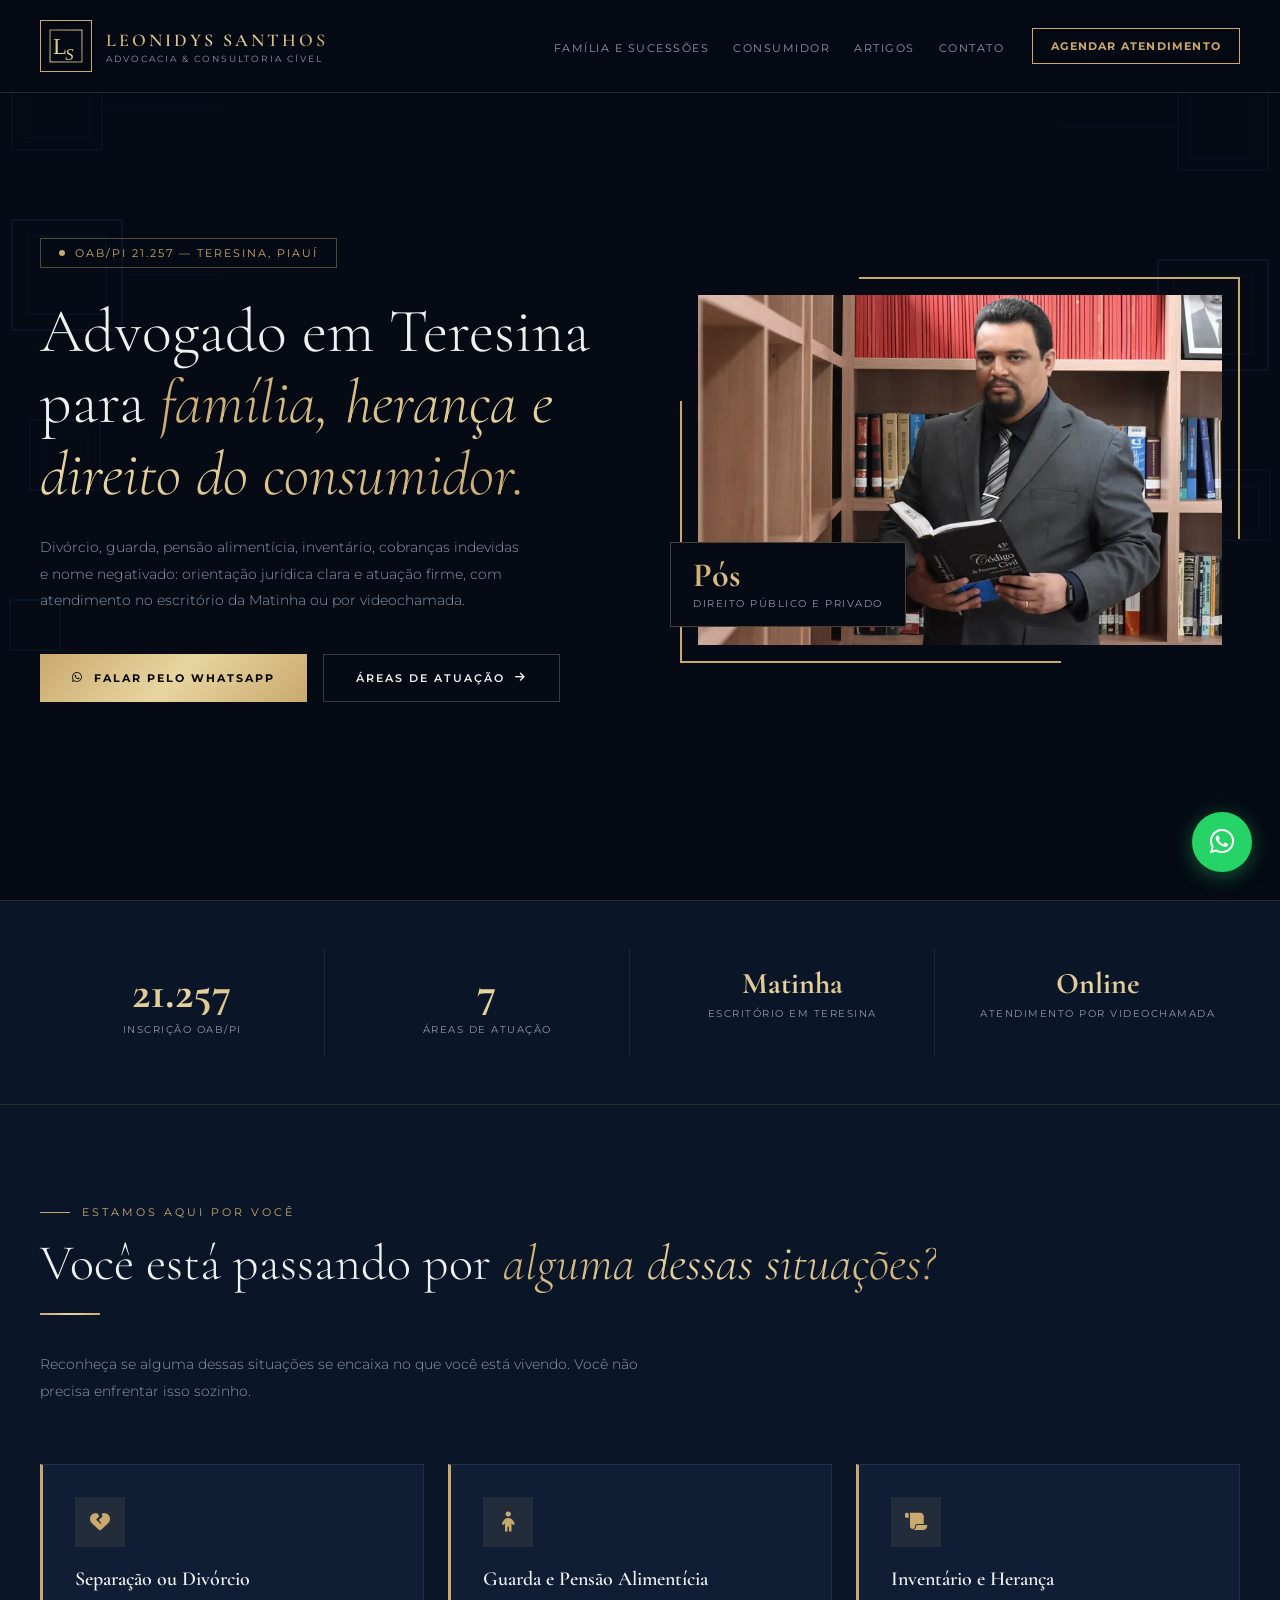
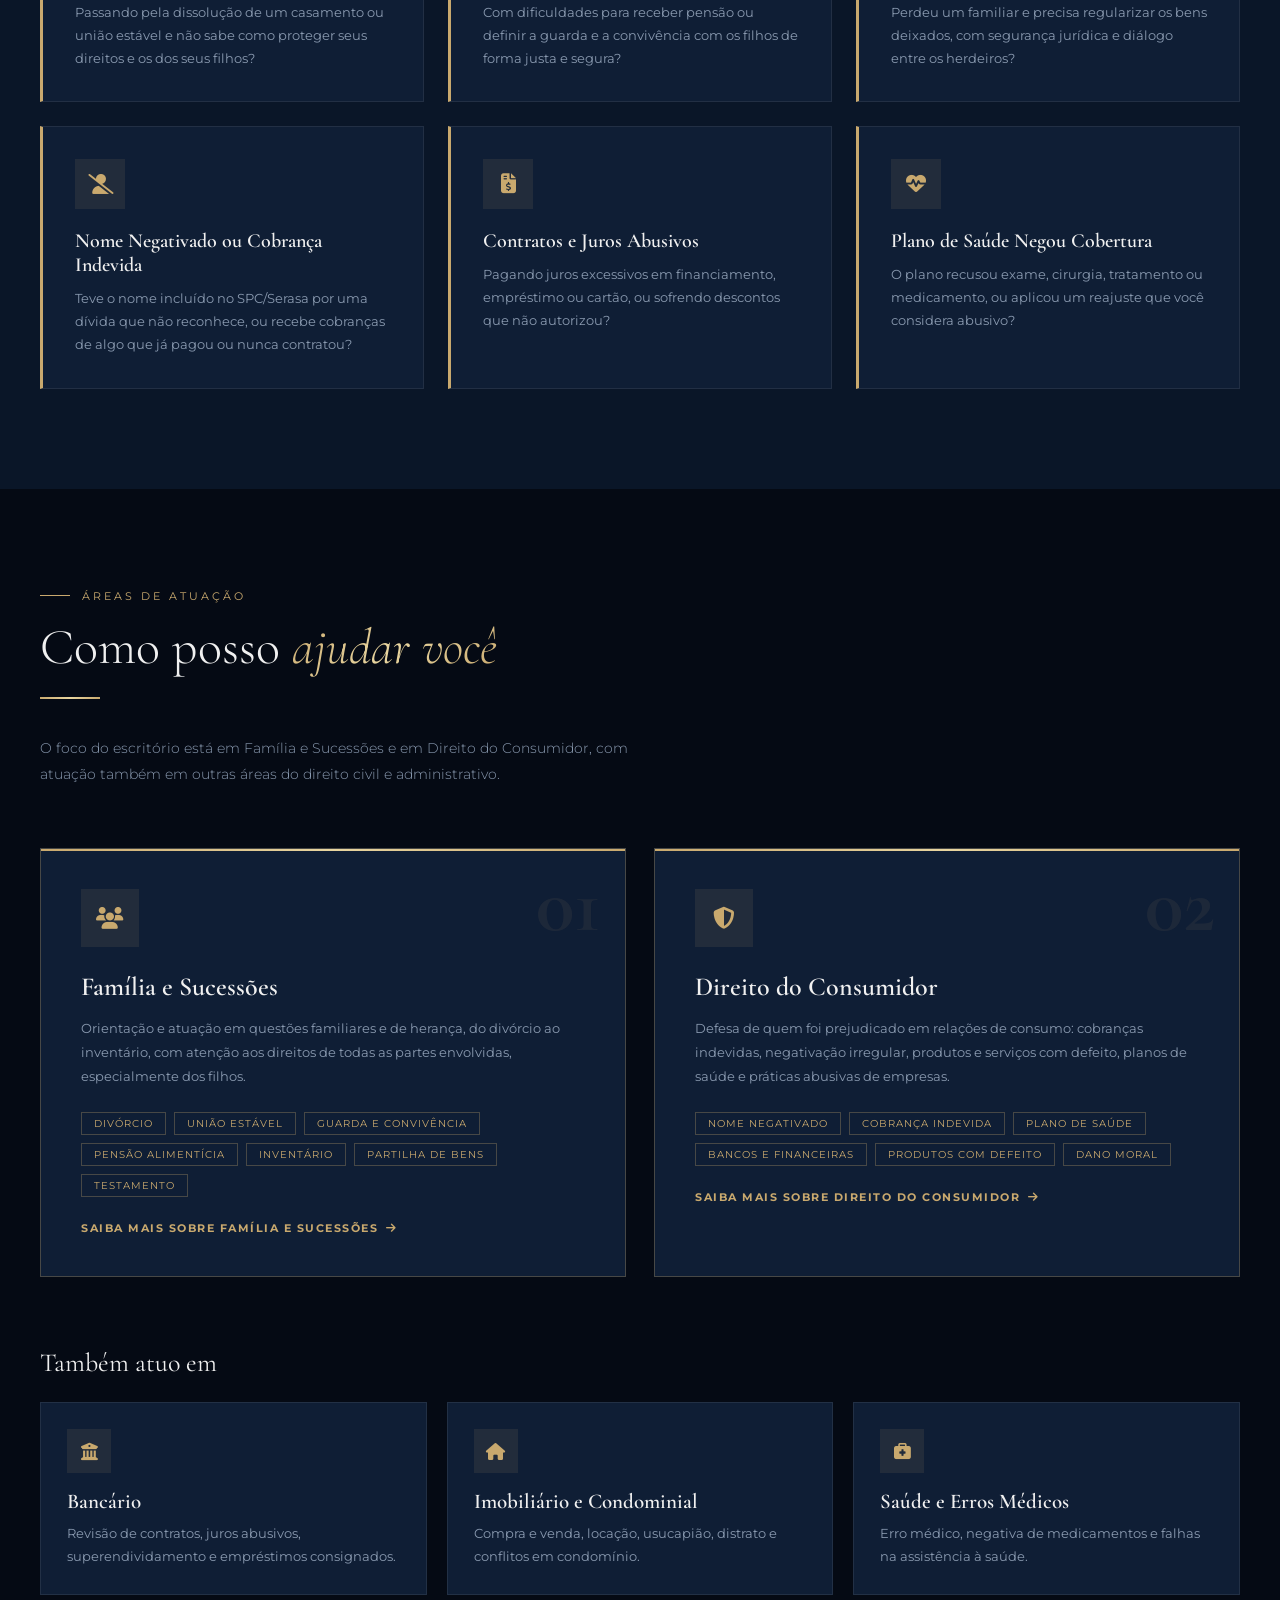
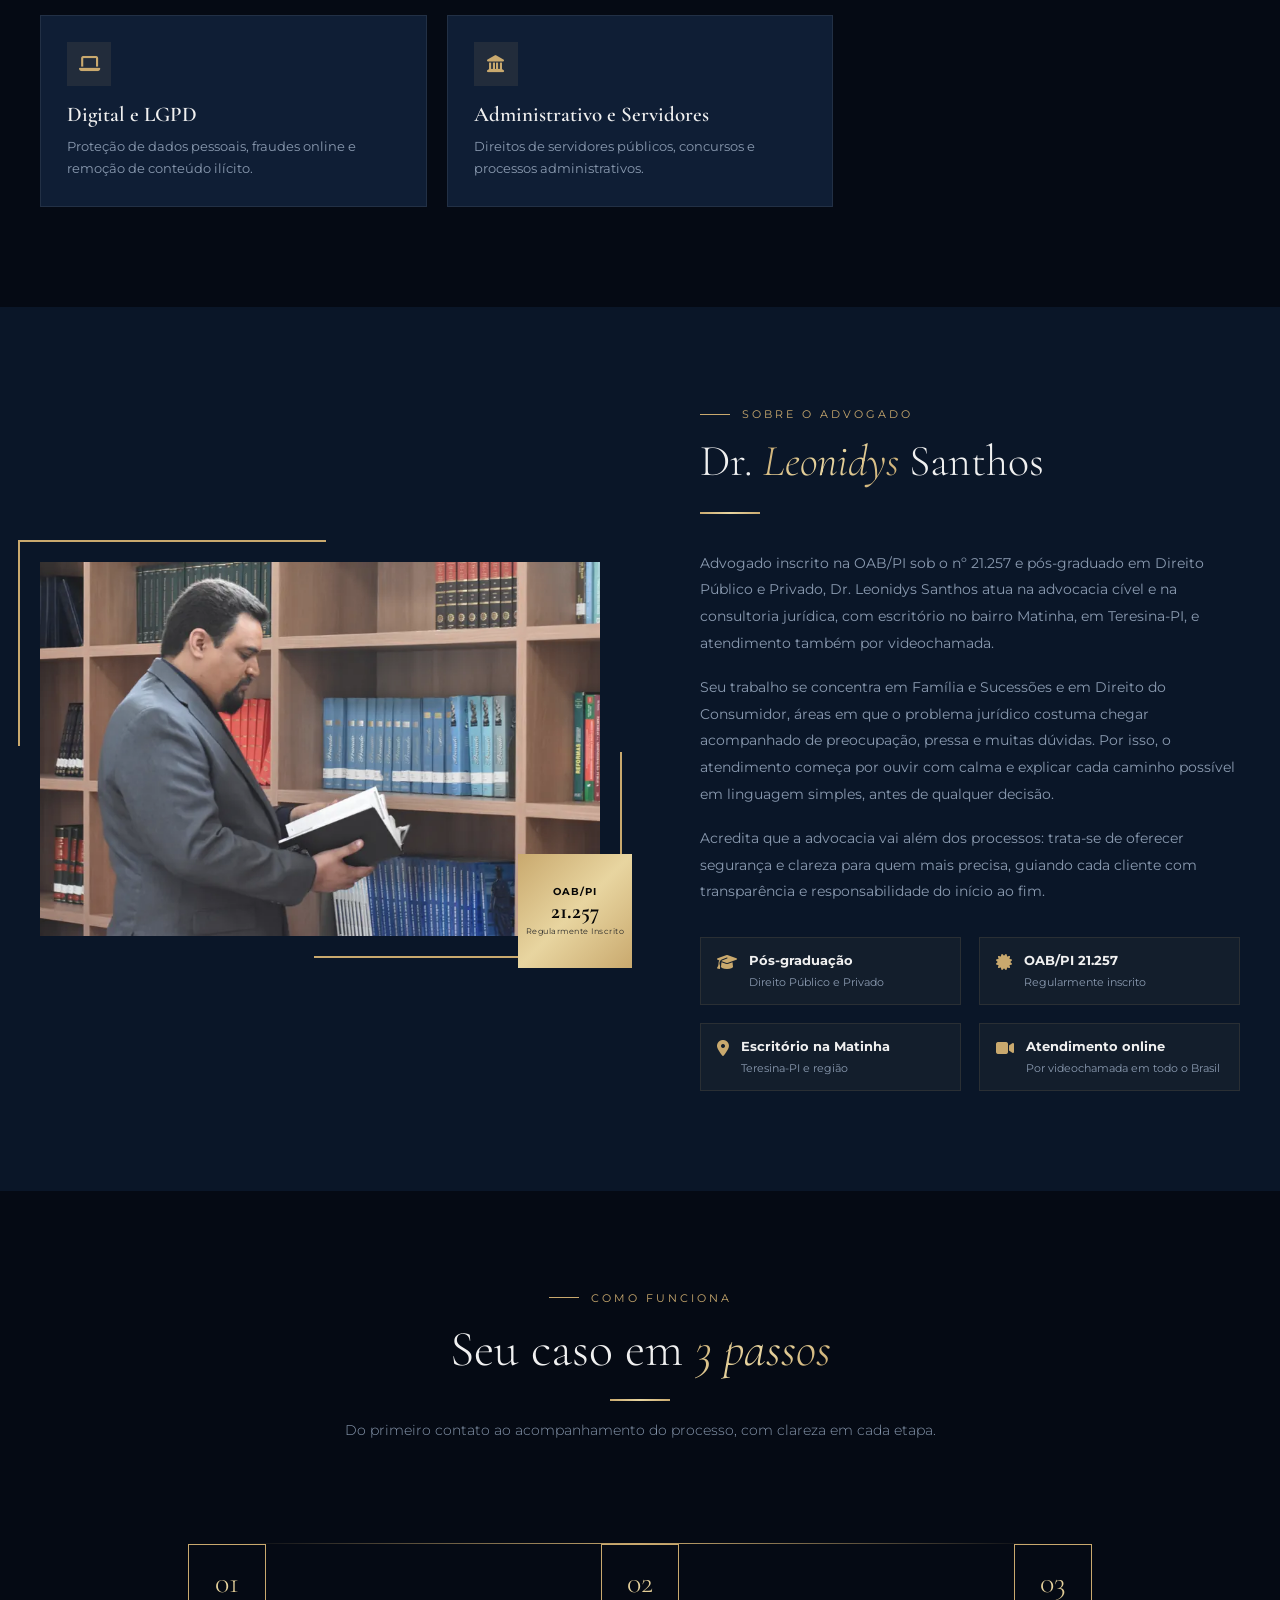
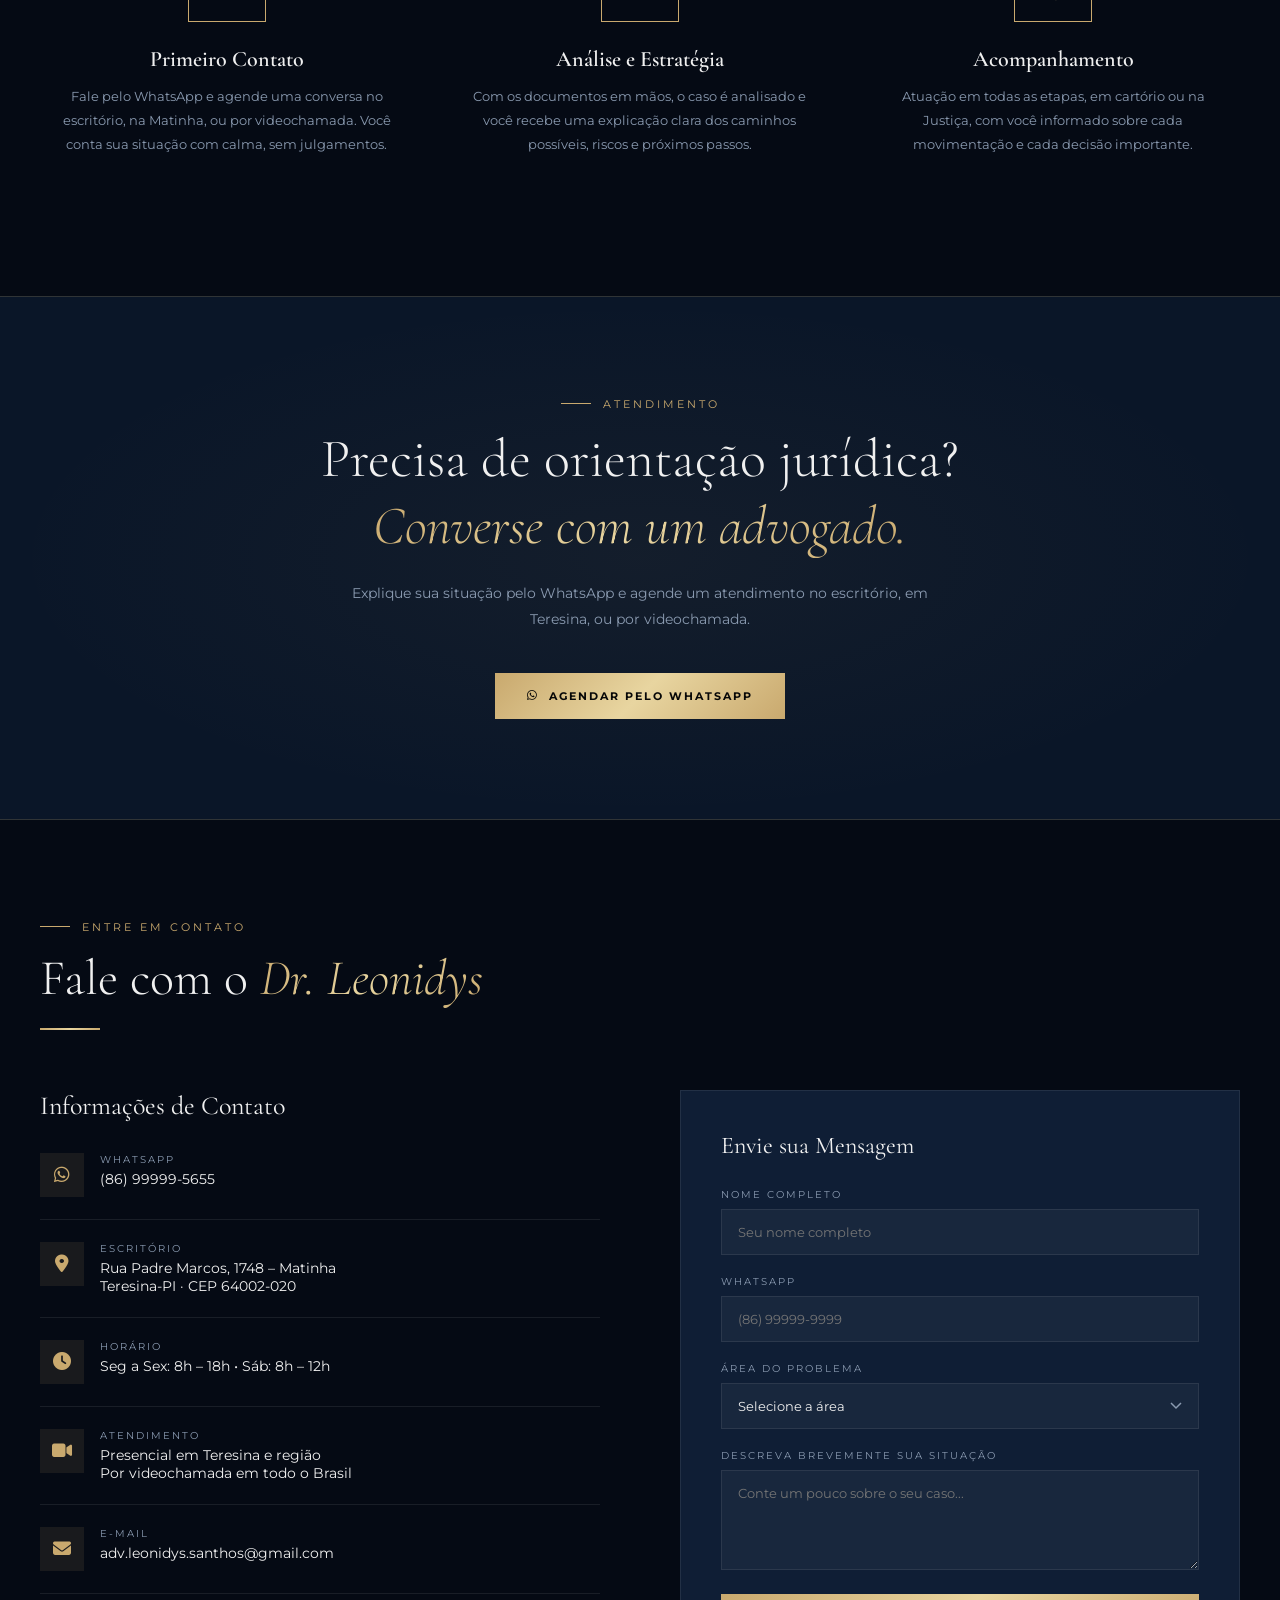
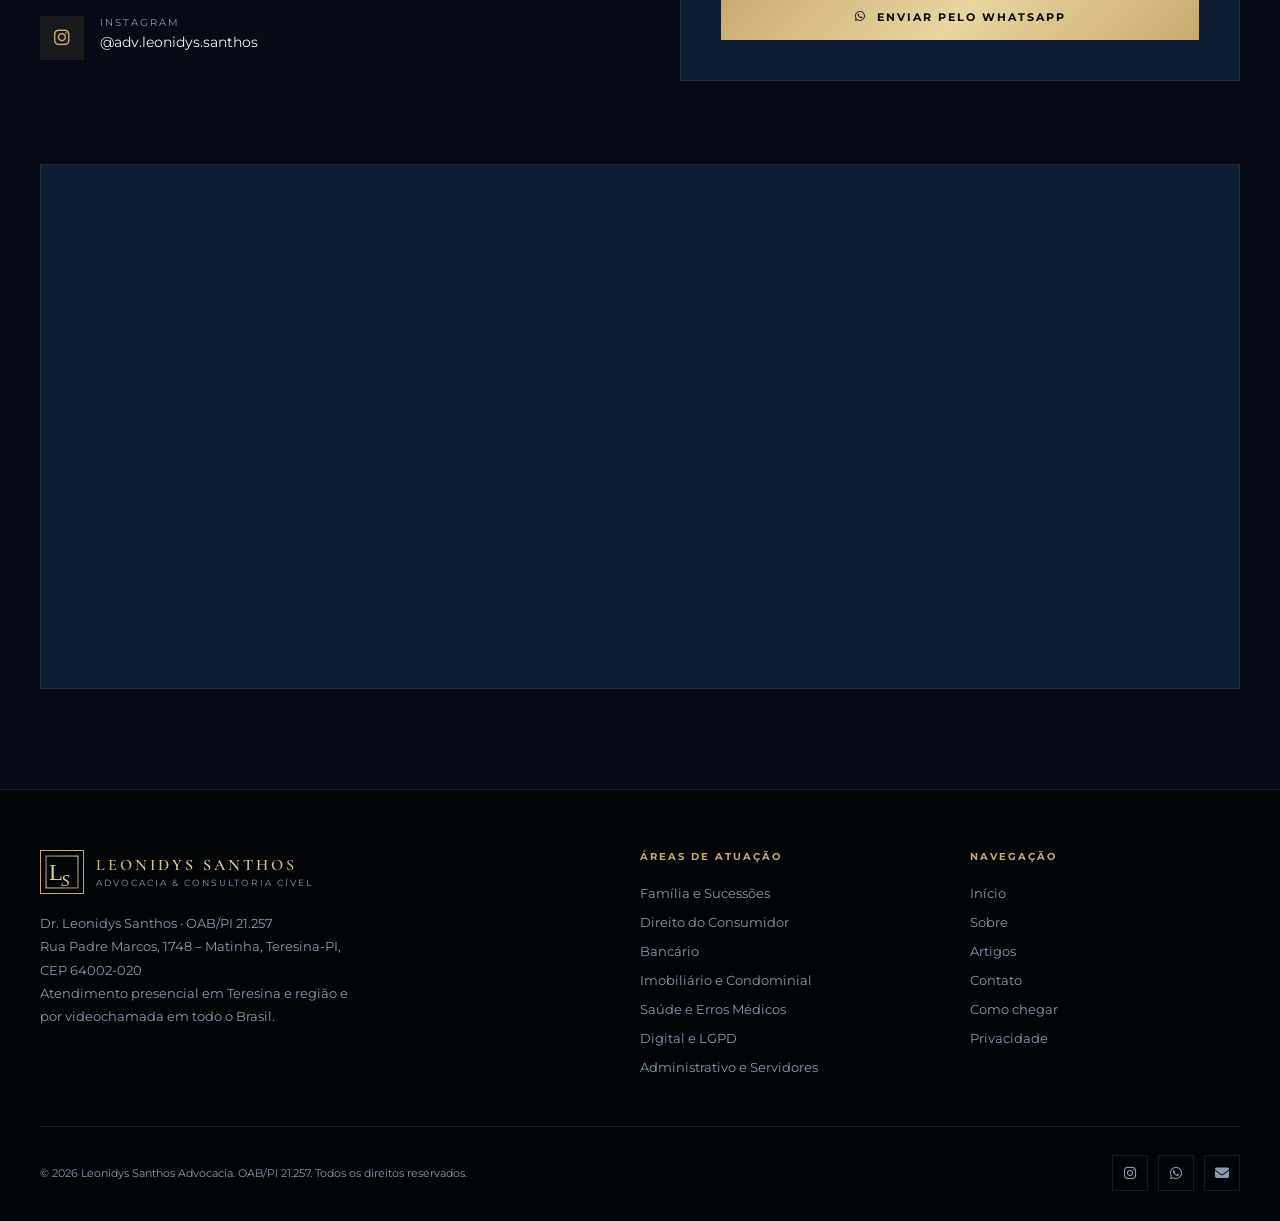
<file: index.html>
<!DOCTYPE html>
<html lang="pt-BR">
<head>
    <meta charset="UTF-8">
    <meta name="viewport" content="width=device-width, initial-scale=1.0">
    <title>Advogado em Teresina-PI | Família, Sucessões e Consumidor | Leonidys Santhos</title>
    <meta name="description" content="Dr. Leonidys Santhos, advogado em Teresina-PI (OAB/PI 21.257). Divórcio, guarda, pensão, inventário, nome negativado e cobranças indevidas. Escritório na Matinha e atendimento por videochamada.">
    <meta name="robots" content="index, follow">
    <link rel="canonical" href="https://advleonidyssanthos.com.br/">
    <meta name="theme-color" content="#050a14">

    <meta property="og:locale" content="pt_BR">
    <meta property="og:type" content="website">
    <meta property="og:site_name" content="Leonidys Santhos Advocacia">
    <meta property="og:title" content="Advogado em Teresina-PI | Família, Sucessões e Consumidor | Leonidys Santhos">
    <meta property="og:description" content="Dr. Leonidys Santhos, advogado em Teresina-PI (OAB/PI 21.257). Divórcio, guarda, pensão, inventário, nome negativado e cobranças indevidas. Escritório na Matinha e atendimento por videochamada.">
    <meta property="og:url" content="https://advleonidyssanthos.com.br/">
    <meta property="og:image" content="https://advleonidyssanthos.com.br/img/og-leonidys-santhos.jpg">
    <meta property="og:image:width" content="1200">
    <meta property="og:image:height" content="630">
    <meta property="og:image:alt" content="Dr. Leonidys Santhos, advogado em Teresina-PI">
    <meta name="twitter:card" content="summary_large_image">

    <link rel="icon" href="/favicon.ico" sizes="any">
    <link rel="icon" href="/favicon.svg" type="image/svg+xml">
    <link rel="apple-touch-icon" href="/apple-touch-icon.png">
    <link rel="preload" as="image" href="/img/dr-leonidys-santhos-advogado-teresina-1200.webp" imagesrcset="/img/dr-leonidys-santhos-advogado-teresina-800.webp 800w, /img/dr-leonidys-santhos-advogado-teresina-1200.webp 1200w" imagesizes="(max-width: 1024px) 100vw, 560px" fetchpriority="high">
    <link rel="preconnect" href="https://fonts.googleapis.com">
    <link rel="preconnect" href="https://fonts.gstatic.com" crossorigin>
    <link href="https://fonts.googleapis.com/css2?family=Cormorant+Garamond:ital,wght@0,300;0,400;0,600;0,700;1,300;1,400&family=Montserrat:wght@300;400;500;600;700&display=swap" rel="stylesheet">
    <link rel="stylesheet" href="https://cdnjs.cloudflare.com/ajax/libs/font-awesome/6.5.0/css/all.min.css">
    <link rel="stylesheet" href="/assets/site.css">
    <script>document.documentElement.classList.add('js');</script>
<script type="application/ld+json">{"@context": "https://schema.org", "@type": "LegalService", "@id": "https://advleonidyssanthos.com.br/#escritorio", "name": "Leonidys Santhos Advocacia", "alternateName": "Dr. Leonidys Santhos – Advogado", "description": "Escritório de advocacia em Teresina-PI com atuação em Família e Sucessões, Direito do Consumidor e demais áreas do direito civil e administrativo. Atendimento presencial na Matinha e por videochamada.", "url": "https://advleonidyssanthos.com.br/", "image": "https://advleonidyssanthos.com.br/img/og-leonidys-santhos.jpg", "logo": "https://advleonidyssanthos.com.br/apple-touch-icon.png", "telephone": "+55-86-99999-5655", "email": "adv.leonidys.santhos@gmail.com", "address": {"@type": "PostalAddress", "streetAddress": "Rua Padre Marcos, 1748", "addressLocality": "Teresina", "addressRegion": "PI", "postalCode": "64002-020", "addressCountry": "BR"}, "hasMap": "https://www.google.com/maps/search/?api=1&query=Rua%20Padre%20Marcos%2C%201748%20-%20Matinha%2C%20Teresina%20-%20PI%2C%2064002-020", "openingHoursSpecification": [{"@type": "OpeningHoursSpecification", "dayOfWeek": ["Monday", "Tuesday", "Wednesday", "Thursday", "Friday"], "opens": "08:00", "closes": "18:00"}, {"@type": "OpeningHoursSpecification", "dayOfWeek": "Saturday", "opens": "08:00", "closes": "12:00"}], "areaServed": [{"@type": "City", "name": "Teresina"}, {"@type": "City", "name": "Timon"}, {"@type": "City", "name": "Altos"}, {"@type": "City", "name": "Demerval Lobão"}, {"@type": "City", "name": "José de Freitas"}, {"@type": "Country", "name": "Brasil"}], "knowsAbout": ["Direito de Família", "Direito das Sucessões", "Divórcio", "Pensão alimentícia", "Inventário", "Direito do Consumidor", "Direito Bancário", "Direito Imobiliário", "Direito à Saúde", "LGPD", "Direito Administrativo"], "founder": {"@id": "https://advleonidyssanthos.com.br/#advogado"}, "sameAs": ["https://instagram.com/adv.leonidys.santhos"]}</script>
<script type="application/ld+json">{"@context": "https://schema.org", "@type": "Person", "@id": "https://advleonidyssanthos.com.br/#advogado", "name": "Leonidys Santhos", "honorificPrefix": "Dr.", "jobTitle": "Advogado – OAB/PI 21.257", "image": "https://advleonidyssanthos.com.br/img/dr-leonidys-santhos-advogado-teresina-1200.webp", "worksFor": {"@id": "https://advleonidyssanthos.com.br/#escritorio"}, "hasCredential": [{"@type": "EducationalOccupationalCredential", "credentialCategory": "Inscrição profissional", "name": "OAB/PI 21.257"}, {"@type": "EducationalOccupationalCredential", "credentialCategory": "Pós-graduação", "name": "Pós-graduação em Direito Público e Privado"}], "sameAs": ["https://instagram.com/adv.leonidys.santhos"]}</script>
</head>
<body>

<nav class="navbar" id="navbar" aria-label="Principal">
    <a href="/" class="logo" aria-label="Leonidys Santhos Advocacia — página inicial">
        <div class="logo-monogram">
            <svg viewBox="0 0 50 50" fill="none" xmlns="http://www.w3.org/2000/svg" aria-hidden="true">
                <defs>
                    <linearGradient id="g1" x1="0" y1="0" x2="1" y2="1">
                        <stop offset="0%" stop-color="#c9a96e"/>
                        <stop offset="50%" stop-color="#e8d5a0"/>
                        <stop offset="100%" stop-color="#c9a96e"/>
                    </linearGradient>
                </defs>
                <rect x="4" y="4" width="42" height="42" stroke="url(#g1)" stroke-width="1.2"/>
                <text x="8" y="36" font-family="Georgia,serif" font-size="30" fill="url(#g1)" font-weight="400">L</text>
                <text x="24" y="43" font-family="Georgia,serif" font-size="22" fill="url(#g1)" font-style="italic">S</text>
            </svg>
        </div>
        <div class="logo-text">
            <span class="logo-name">LEONIDYS SANTHOS</span>
            <span class="logo-tagline">Advocacia &amp; Consultoria Cível</span>
        </div>
    </a>
    <div class="nav-right">
        <ul class="nav-links"><li><a href="/familia-e-sucessoes/">Família e Sucessões</a></li><li><a href="/direito-do-consumidor/">Consumidor</a></li><li><a href="/artigos/">Artigos</a></li><li><a href="/#contato">Contato</a></li></ul>
        <a href="https://wa.me/5586999995655?text=Ol%C3%A1%2C%20Dr.%20Leonidys%21%20Vim%20pelo%20site%20e%20gostaria%20de%20agendar%20um%20atendimento." class="nav-cta" target="_blank" rel="noopener" data-origem="menu">Agendar Atendimento</a>
    </div>
</nav>

<main>
<!-- HERO -->
<section class="hero" id="inicio">
    <svg class="geo-svg left" viewBox="0 0 220 900" fill="none" xmlns="http://www.w3.org/2000/svg" aria-hidden="true">
        <rect x="12" y="60" width="90" height="90" stroke="#1e4080" stroke-width="1"/>
        <rect x="24" y="72" width="66" height="66" stroke="#1e4080" stroke-width="0.6"/>
        <line x1="102" y1="105" x2="220" y2="105" stroke="#1e4080" stroke-width="0.5"/>
        <rect x="12" y="220" width="110" height="110" stroke="#2a5cad" stroke-width="1"/>
        <rect x="28" y="236" width="78" height="78" stroke="#2a5cad" stroke-width="0.6"/>
        <line x1="122" y1="275" x2="220" y2="275" stroke="#2a5cad" stroke-width="0.5"/>
        <rect x="30" y="420" width="70" height="70" stroke="#1e4080" stroke-width="1"/>
        <rect x="42" y="432" width="46" height="46" stroke="#1e4080" stroke-width="0.5"/>
        <rect x="10" y="600" width="50" height="50" stroke="#2a5cad" stroke-width="0.8"/>
    </svg>
    <svg class="geo-svg right" viewBox="0 0 220 900" fill="none" xmlns="http://www.w3.org/2000/svg" aria-hidden="true">
        <rect x="118" y="80" width="90" height="90" stroke="#1e4080" stroke-width="1"/>
        <rect x="130" y="92" width="66" height="66" stroke="#1e4080" stroke-width="0.6"/>
        <line x1="0" y1="125" x2="118" y2="125" stroke="#1e4080" stroke-width="0.5"/>
        <rect x="98" y="260" width="110" height="110" stroke="#2a5cad" stroke-width="1"/>
        <rect x="114" y="276" width="78" height="78" stroke="#2a5cad" stroke-width="0.6"/>
        <line x1="0" y1="315" x2="98" y2="315" stroke="#2a5cad" stroke-width="0.5"/>
        <rect x="140" y="470" width="70" height="70" stroke="#1e4080" stroke-width="1"/>
        <rect x="155" y="485" width="44" height="44" stroke="#1e4080" stroke-width="0.5"/>
    </svg>

    <div class="hero-content">
        <div>
            <div class="hero-badge">OAB/PI 21.257 &mdash; Teresina, Piauí</div>
            <h1 class="hero-title">
                Advogado em Teresina para <em>família, herança e direito do consumidor.</em>
            </h1>
            <p class="hero-sub">
                Divórcio, guarda, pensão alimentícia, inventário, cobranças indevidas e nome negativado: orientação jurídica clara e atuação firme, com atendimento no escritório da Matinha ou por videochamada.
            </p>
            <div class="hero-ctas">
                <a href="https://wa.me/5586999995655?text=Ol%C3%A1%2C%20Dr.%20Leonidys%21%20Vim%20pelo%20site%20e%20gostaria%20de%20agendar%20um%20atendimento." class="btn-primary" target="_blank" rel="noopener" data-origem="hero"><i class="fab fa-whatsapp"></i> Falar pelo WhatsApp</a>
                <a href="#servicos" class="btn-secondary">
                    Áreas de Atuação <i class="fas fa-arrow-right"></i>
                </a>
            </div>
        </div>
        <div class="hero-image-wrap">
            <div class="hero-image-frame">
                <img
                    src="/img/dr-leonidys-santhos-advogado-teresina-1200.webp"
                    srcset="/img/dr-leonidys-santhos-advogado-teresina-800.webp 800w, /img/dr-leonidys-santhos-advogado-teresina-1200.webp 1200w"
                    sizes="(max-width: 1024px) 100vw, 560px"
                    width="1200" height="800"
                    fetchpriority="high"
                    alt="Dr. Leonidys Santhos, advogado em Teresina-PI, segurando o Código de Processo Civil em seu escritório"
                    class="hero-image">
                <div class="hero-image-badge">
                    <div class="num">Pós</div>
                    <div class="lbl">Direito Público e Privado</div>
                </div>
            </div>
        </div>
    </div>
</section>

<!-- INFORMAÇÕES -->
<div class="stats-bar">
    <div class="stats-grid">
        <div class="stat-item fade-in">
            <div class="stat-number">21.257</div>
            <div class="stat-label">Inscrição OAB/PI</div>
        </div>
        <div class="stat-item fade-in">
            <div class="stat-number">7</div>
            <div class="stat-label">Áreas de atuação</div>
        </div>
        <div class="stat-item fade-in">
            <div class="stat-number txt">Matinha</div>
            <div class="stat-label">Escritório em Teresina</div>
        </div>
        <div class="stat-item fade-in">
            <div class="stat-number txt">Online</div>
            <div class="stat-label">Atendimento por videochamada</div>
        </div>
    </div>
</div>

<!-- PROBLEMAS -->
<section class="section problems" id="problemas">
    <div class="container">
        <div class="section-label">Estamos aqui por você</div>
        <h2 class="section-title">Você está passando por <em>alguma dessas situações?</em></h2>
        <div class="gold-divider"></div>
        <p class="section-sub">Reconheça se alguma dessas situações se encaixa no que você está vivendo. Você não precisa enfrentar isso sozinho.</p>

        <div class="problems-grid">
            <div class="problem-card fade-in">
                <div class="prob-icon"><i class="fas fa-heart-broken"></i></div>
                <h3>Separação ou Divórcio</h3>
                <p>Passando pela dissolução de um casamento ou união estável e não sabe como proteger seus direitos e os dos seus filhos?</p>
            </div>
            <div class="problem-card fade-in">
                <div class="prob-icon"><i class="fas fa-child"></i></div>
                <h3>Guarda e Pensão Alimentícia</h3>
                <p>Com dificuldades para receber pensão ou definir a guarda e a convivência com os filhos de forma justa e segura?</p>
            </div>
            <div class="problem-card fade-in">
                <div class="prob-icon"><i class="fas fa-scroll"></i></div>
                <h3>Inventário e Herança</h3>
                <p>Perdeu um familiar e precisa regularizar os bens deixados, com segurança jurídica e diálogo entre os herdeiros?</p>
            </div>
            <div class="problem-card fade-in">
                <div class="prob-icon"><i class="fas fa-user-slash"></i></div>
                <h3>Nome Negativado ou Cobrança Indevida</h3>
                <p>Teve o nome incluído no SPC/Serasa por uma dívida que não reconhece, ou recebe cobranças de algo que já pagou ou nunca contratou?</p>
            </div>
            <div class="problem-card fade-in">
                <div class="prob-icon"><i class="fas fa-file-invoice-dollar"></i></div>
                <h3>Contratos e Juros Abusivos</h3>
                <p>Pagando juros excessivos em financiamento, empréstimo ou cartão, ou sofrendo descontos que não autorizou?</p>
            </div>
            <div class="problem-card fade-in">
                <div class="prob-icon"><i class="fas fa-heartbeat"></i></div>
                <h3>Plano de Saúde Negou Cobertura</h3>
                <p>O plano recusou exame, cirurgia, tratamento ou medicamento, ou aplicou um reajuste que você considera abusivo?</p>
            </div>
        </div>
    </div>
</section>

<!-- ÁREAS -->
<section class="section" id="servicos">
    <div class="container">
        <div class="section-label">Áreas de Atuação</div>
        <h2 class="section-title">Como posso <em>ajudar você</em></h2>
        <div class="gold-divider"></div>
        <p class="section-sub">O foco do escritório está em Família e Sucessões e em Direito do Consumidor, com atuação também em outras áreas do direito civil e administrativo.</p>

        <div class="services-featured">
            <div class="service-card featured fade-in">
                <div class="svc-num">01</div>
                <div class="svc-icon"><i class="fas fa-users"></i></div>
                <h3>Família e Sucessões</h3>
                <p>Orientação e atuação em questões familiares e de herança, do divórcio ao inventário, com atenção aos direitos de todas as partes envolvidas, especialmente dos filhos.</p>
                <div class="service-tags"><span class="tag">Divórcio</span><span class="tag">União Estável</span><span class="tag">Guarda e Convivência</span><span class="tag">Pensão Alimentícia</span><span class="tag">Inventário</span><span class="tag">Partilha de Bens</span><span class="tag">Testamento</span></div>
                <a href="/familia-e-sucessoes/" class="svc-link">Saiba mais sobre Família e Sucessões <i class="fas fa-arrow-right"></i></a>
            </div>

            <div class="service-card featured fade-in">
                <div class="svc-num">02</div>
                <div class="svc-icon"><i class="fas fa-shield-alt"></i></div>
                <h3>Direito do Consumidor</h3>
                <p>Defesa de quem foi prejudicado em relações de consumo: cobranças indevidas, negativação irregular, produtos e serviços com defeito, planos de saúde e práticas abusivas de empresas.</p>
                <div class="service-tags"><span class="tag">Nome Negativado</span><span class="tag">Cobrança Indevida</span><span class="tag">Plano de Saúde</span><span class="tag">Bancos e Financeiras</span><span class="tag">Produtos com Defeito</span><span class="tag">Dano Moral</span></div>
                <a href="/direito-do-consumidor/" class="svc-link">Saiba mais sobre Direito do Consumidor <i class="fas fa-arrow-right"></i></a>
            </div>
        </div>

        <h3 class="services-more-title">Também atuo em</h3>
        <div class="services-compact">
                <div class="svc-mini fade-in">
                    <div class="svc-icon"><i class="fas fa-university"></i></div>
                    <h3>Bancário</h3>
                    <p>Revisão de contratos, juros abusivos, superendividamento e empréstimos consignados.</p>
                </div>
                <div class="svc-mini fade-in">
                    <div class="svc-icon"><i class="fas fa-home"></i></div>
                    <h3>Imobiliário e Condominial</h3>
                    <p>Compra e venda, locação, usucapião, distrato e conflitos em condomínio.</p>
                </div>
                <div class="svc-mini fade-in">
                    <div class="svc-icon"><i class="fas fa-briefcase-medical"></i></div>
                    <h3>Saúde e Erros Médicos</h3>
                    <p>Erro médico, negativa de medicamentos e falhas na assistência à saúde.</p>
                </div>
                <div class="svc-mini fade-in">
                    <div class="svc-icon"><i class="fas fa-laptop"></i></div>
                    <h3>Digital e LGPD</h3>
                    <p>Proteção de dados pessoais, fraudes online e remoção de conteúdo ilícito.</p>
                </div>
                <div class="svc-mini fade-in">
                    <div class="svc-icon"><i class="fas fa-landmark"></i></div>
                    <h3>Administrativo e Servidores</h3>
                    <p>Direitos de servidores públicos, concursos e processos administrativos.</p>
                </div>
        </div>
    </div>
</section>

<!-- SOBRE -->
<section class="section about" id="sobre">
    <div class="container">
        <div class="about-grid">
            <div class="fade-in">
                <div class="about-image-frame">
                    <img
                        src="/img/dr-leonidys-santhos-escritorio-1200.webp"
                        srcset="/img/dr-leonidys-santhos-escritorio-800.webp 800w, /img/dr-leonidys-santhos-escritorio-1200.webp 1200w"
                        sizes="(max-width: 1024px) 100vw, 560px"
                        width="1200" height="800"
                        loading="lazy" decoding="async"
                        alt="Dr. Leonidys Santhos consultando livros jurídicos no escritório em Teresina"
                        class="about-image">
                    <div class="oab-badge">
                        <span class="ob-t">OAB/PI</span>
                        <span class="ob-n">21.257</span>
                        <span class="ob-s">Regularmente Inscrito</span>
                    </div>
                </div>
            </div>

            <div class="about-text fade-in">
                <div class="section-label">Sobre o Advogado</div>
                <h2>Dr. <em>Leonidys</em> Santhos</h2>
                <div class="gold-divider"></div>
                <p>
                    Advogado inscrito na OAB/PI sob o nº 21.257 e pós-graduado em Direito Público e Privado, Dr. Leonidys Santhos atua na advocacia cível e na consultoria jurídica, com escritório no bairro Matinha, em Teresina-PI, e atendimento também por videochamada.
                </p>
                <p>
                    Seu trabalho se concentra em Família e Sucessões e em Direito do Consumidor, áreas em que o problema jurídico costuma chegar acompanhado de preocupação, pressa e muitas dúvidas. Por isso, o atendimento começa por ouvir com calma e explicar cada caminho possível em linguagem simples, antes de qualquer decisão.
                </p>
                <p>
                    Acredita que a advocacia vai além dos processos: trata-se de oferecer segurança e clareza para quem mais precisa, guiando cada cliente com transparência e responsabilidade do início ao fim.
                </p>

                <div class="credentials">
                    <div class="cred">
                        <i class="fas fa-graduation-cap"></i>
                        <div class="cred-txt">
                            <strong>Pós-graduação</strong>
                            <span>Direito Público e Privado</span>
                        </div>
                    </div>
                    <div class="cred">
                        <i class="fas fa-certificate"></i>
                        <div class="cred-txt">
                            <strong>OAB/PI 21.257</strong>
                            <span>Regularmente inscrito</span>
                        </div>
                    </div>
                    <div class="cred">
                        <i class="fas fa-map-marker-alt"></i>
                        <div class="cred-txt">
                            <strong>Escritório na Matinha</strong>
                            <span>Teresina-PI e região</span>
                        </div>
                    </div>
                    <div class="cred">
                        <i class="fas fa-video"></i>
                        <div class="cred-txt">
                            <strong>Atendimento online</strong>
                            <span>Por videochamada em todo o Brasil</span>
                        </div>
                    </div>
                </div>
            </div>
        </div>
    </div>
</section>

<!-- COMO FUNCIONA -->
<section class="section" id="processo">
    <div class="container">
        <div style="text-align:center">
            <div class="section-label" style="justify-content:center">Como funciona</div>
            <h2 class="section-title">Seu caso em <em>3 passos</em></h2>
            <div class="gold-divider" style="margin:20px auto 16px"></div>
            <p class="section-sub" style="margin:0 auto">Do primeiro contato ao acompanhamento do processo, com clareza em cada etapa.</p>
        </div>

        <div class="process-grid">
            <div class="process-step fade-in">
                <div class="proc-num">01</div>
                <h3>Primeiro Contato</h3>
                <p>Fale pelo WhatsApp e agende uma conversa no escritório, na Matinha, ou por videochamada. Você conta sua situação com calma, sem julgamentos.</p>
            </div>
            <div class="process-step fade-in">
                <div class="proc-num">02</div>
                <h3>Análise e Estratégia</h3>
                <p>Com os documentos em mãos, o caso é analisado e você recebe uma explicação clara dos caminhos possíveis, riscos e próximos passos.</p>
            </div>
            <div class="process-step fade-in">
                <div class="proc-num">03</div>
                <h3>Acompanhamento</h3>
                <p>Atuação em todas as etapas, em cartório ou na Justiça, com você informado sobre cada movimentação e cada decisão importante.</p>
            </div>
        </div>
    </div>
</section>

<!-- CTA -->
<section class="cta-band" id="agendar">
    <div class="container" style="position:relative;z-index:1">
        <div class="section-label" style="justify-content:center">Atendimento</div>
        <h2>Precisa de orientação jurídica?<br><em>Converse com um advogado.</em></h2>
        <p>Explique sua situação pelo WhatsApp e agende um atendimento no escritório, em Teresina, ou por videochamada.</p>
        <a href="https://wa.me/5586999995655?text=Ol%C3%A1%2C%20Dr.%20Leonidys%21%20Vim%20pelo%20site%20e%20gostaria%20de%20agendar%20um%20atendimento." class="btn-primary" target="_blank" rel="noopener" data-origem="faixa-agendar" style="display:inline-flex;margin:0 auto"><i class="fab fa-whatsapp"></i> Agendar pelo WhatsApp</a>
    </div>
</section>

<!-- CONTATO -->
<section class="section" id="contato">
    <div class="container">
        <div class="section-label">Entre em contato</div>
        <h2 class="section-title">Fale com o <em>Dr. Leonidys</em></h2>
        <div class="gold-divider"></div>

        <div class="contact-grid">
            <div class="fade-in">
                <h3 style="font-family:'Cormorant Garamond',serif;font-size:26px;font-weight:400;margin-bottom:32px;">Informações de Contato</h3>

                <div class="contact-item">
                    <div class="ci-icon"><i class="fab fa-whatsapp"></i></div>
                    <div>
                        <div class="ci-label">WhatsApp</div>
                        <a href="https://wa.me/5586999995655" class="ci-value" target="_blank" rel="noopener" data-origem="contato">(86) 99999-5655</a>
                    </div>
                </div>

                <div class="contact-item">
                    <div class="ci-icon"><i class="fas fa-map-marker-alt"></i></div>
                    <div>
                        <div class="ci-label">Escritório</div>
                        <a href="https://www.google.com/maps/search/?api=1&query=Rua%20Padre%20Marcos%2C%201748%20-%20Matinha%2C%20Teresina%20-%20PI%2C%2064002-020" class="ci-value" target="_blank" rel="noopener" data-origem="contato">Rua Padre Marcos, 1748 – Matinha<br>Teresina-PI · CEP 64002-020</a>
                    </div>
                </div>

                <div class="contact-item">
                    <div class="ci-icon"><i class="fas fa-clock"></i></div>
                    <div>
                        <div class="ci-label">Horário</div>
                        <span class="ci-value">Seg a Sex: 8h &ndash; 18h &bull; Sáb: 8h &ndash; 12h</span>
                    </div>
                </div>

                <div class="contact-item">
                    <div class="ci-icon"><i class="fas fa-video"></i></div>
                    <div>
                        <div class="ci-label">Atendimento</div>
                        <span class="ci-value">Presencial em Teresina e região<br>Por videochamada em todo o Brasil</span>
                    </div>
                </div>

                <div class="contact-item">
                    <div class="ci-icon"><i class="fas fa-envelope"></i></div>
                    <div>
                        <div class="ci-label">E-mail</div>
                        <a href="mailto:adv.leonidys.santhos@gmail.com" class="ci-value" data-origem="contato">adv.leonidys.santhos@gmail.com</a>
                    </div>
                </div>

                <div class="contact-item">
                    <div class="ci-icon"><i class="fab fa-instagram"></i></div>
                    <div>
                        <div class="ci-label">Instagram</div>
                        <a href="https://instagram.com/adv.leonidys.santhos" class="ci-value" target="_blank" rel="noopener" data-origem="contato">@adv.leonidys.santhos</a>
                    </div>
                </div>
            </div>

            <div class="contact-form fade-in">
                <h3>Envie sua Mensagem</h3>
                <form id="contactForm">
                    <div class="form-group">
                        <label for="fname">Nome Completo</label>
                        <input type="text" id="fname" autocomplete="name" placeholder="Seu nome completo" required>
                    </div>
                    <div class="form-group">
                        <label for="fphone">WhatsApp</label>
                        <input type="tel" id="fphone" autocomplete="tel" placeholder="(86) 99999-9999" required>
                    </div>
                    <div class="form-group">
                        <label for="farea">Área do Problema</label>
                        <select id="farea" required>
                            <option value="" disabled selected>Selecione a área</option>
                            <option>Família e Sucessões</option>
                            <option>Direito do Consumidor</option>
                            <option>Bancário</option>
                            <option>Imobiliário e Condominial</option>
                            <option>Saúde, Medicamentos e Erros Médicos</option>
                            <option>Digital e LGPD</option>
                            <option>Administrativo e Servidores</option>
                            <option>Outro</option>
                        </select>
                    </div>
                    <div class="form-group">
                        <label for="fmsg">Descreva brevemente sua situação</label>
                        <textarea id="fmsg" placeholder="Conte um pouco sobre o seu caso..." required></textarea>
                    </div>
                    <button type="submit" class="btn-primary" style="width:100%;justify-content:center;">
                        <i class="fab fa-whatsapp"></i> Enviar pelo WhatsApp
                    </button>
                </form>
            </div>
        </div>

        <div class="map-wrap fade-in">
            <iframe src="https://www.google.com/maps?q=Rua%20Padre%20Marcos%2C%201748%20-%20Matinha%2C%20Teresina%20-%20PI%2C%2064002-020&output=embed" loading="lazy" referrerpolicy="no-referrer-when-downgrade" title="Mapa do escritório: Rua Padre Marcos, 1748, Matinha, Teresina-PI"></iframe>
        </div>
    </div>
</section>
</main>

<footer>
    <div class="footer-top">
        <div class="footer-brand">
            <a href="/" class="logo" style="gap:12px" aria-label="Página inicial">
                <div class="logo-monogram" style="width:44px;height:44px">
                    <svg viewBox="0 0 50 50" fill="none" xmlns="http://www.w3.org/2000/svg" aria-hidden="true">
                <defs>
                    <linearGradient id="g2" x1="0" y1="0" x2="1" y2="1">
                        <stop offset="0%" stop-color="#c9a96e"/>
                        <stop offset="50%" stop-color="#e8d5a0"/>
                        <stop offset="100%" stop-color="#c9a96e"/>
                    </linearGradient>
                </defs>
                <rect x="4" y="4" width="42" height="42" stroke="url(#g2)" stroke-width="1.2"/>
                <text x="8" y="36" font-family="Georgia,serif" font-size="30" fill="url(#g2)" font-weight="400">L</text>
                <text x="24" y="43" font-family="Georgia,serif" font-size="22" fill="url(#g2)" font-style="italic">S</text>
            </svg>
                </div>
                <div class="logo-text">
                    <span class="logo-name" style="font-size:16px">LEONIDYS SANTHOS</span>
                    <span class="logo-tagline">Advocacia &amp; Consultoria Cível</span>
                </div>
            </a>
            <p>Dr. Leonidys Santhos · OAB/PI 21.257<br>Rua Padre Marcos, 1748 – Matinha, Teresina-PI, CEP 64002-020<br>Atendimento presencial em Teresina e região e por videochamada em todo o Brasil.</p>
        </div>

        <div class="footer-col">
            <h4>Áreas de Atuação</h4>
            <ul>
                <li><a href="/familia-e-sucessoes/">Família e Sucessões</a></li>
                <li><a href="/direito-do-consumidor/">Direito do Consumidor</a></li>
                <li><a href="/#servicos">Bancário</a></li>
                <li><a href="/#servicos">Imobiliário e Condominial</a></li>
                <li><a href="/#servicos">Saúde e Erros Médicos</a></li>
                <li><a href="/#servicos">Digital e LGPD</a></li>
                <li><a href="/#servicos">Administrativo e Servidores</a></li>
            </ul>
        </div>

        <div class="footer-col">
            <h4>Navegação</h4>
            <ul>
                <li><a href="/">Início</a></li>
                <li><a href="/#sobre">Sobre</a></li>
                <li><a href="/artigos/">Artigos</a></li>
                <li><a href="/#contato">Contato</a></li>
                <li><a href="https://www.google.com/maps/search/?api=1&query=Rua%20Padre%20Marcos%2C%201748%20-%20Matinha%2C%20Teresina%20-%20PI%2C%2064002-020" target="_blank" rel="noopener" data-origem="rodape">Como chegar</a></li>
                <li><a href="/privacidade/">Privacidade</a></li>
            </ul>
        </div>
    </div>

    <div class="footer-bottom">
        <p>&copy; 2026 Leonidys Santhos Advocacia. OAB/PI 21.257. Todos os direitos reservados.</p>
        <div class="socials">
            <a href="https://instagram.com/adv.leonidys.santhos" class="social-a" target="_blank" rel="noopener" aria-label="Instagram" data-origem="rodape"><i class="fab fa-instagram"></i></a>
            <a href="https://wa.me/5586999995655" class="social-a" target="_blank" rel="noopener" aria-label="WhatsApp" data-origem="rodape"><i class="fab fa-whatsapp"></i></a>
            <a href="mailto:adv.leonidys.santhos@gmail.com" class="social-a" aria-label="E-mail" data-origem="rodape"><i class="fas fa-envelope"></i></a>
        </div>
    </div>
</footer>

<div class="wa-float">
    <div class="wa-lbl">Fale agora pelo WhatsApp</div>
    <a href="https://wa.me/5586999995655?text=Ol%C3%A1%2C%20Dr.%20Leonidys%21%20Vim%20pelo%20site%20e%20gostaria%20de%20agendar%20um%20atendimento." class="wa-btn" target="_blank" rel="noopener" data-origem="botao-flutuante" aria-label="Falar pelo WhatsApp"><i class="fab fa-whatsapp"></i></a>
</div>

<script src="/assets/site.js" defer></script>
</body>
</html>
</file>
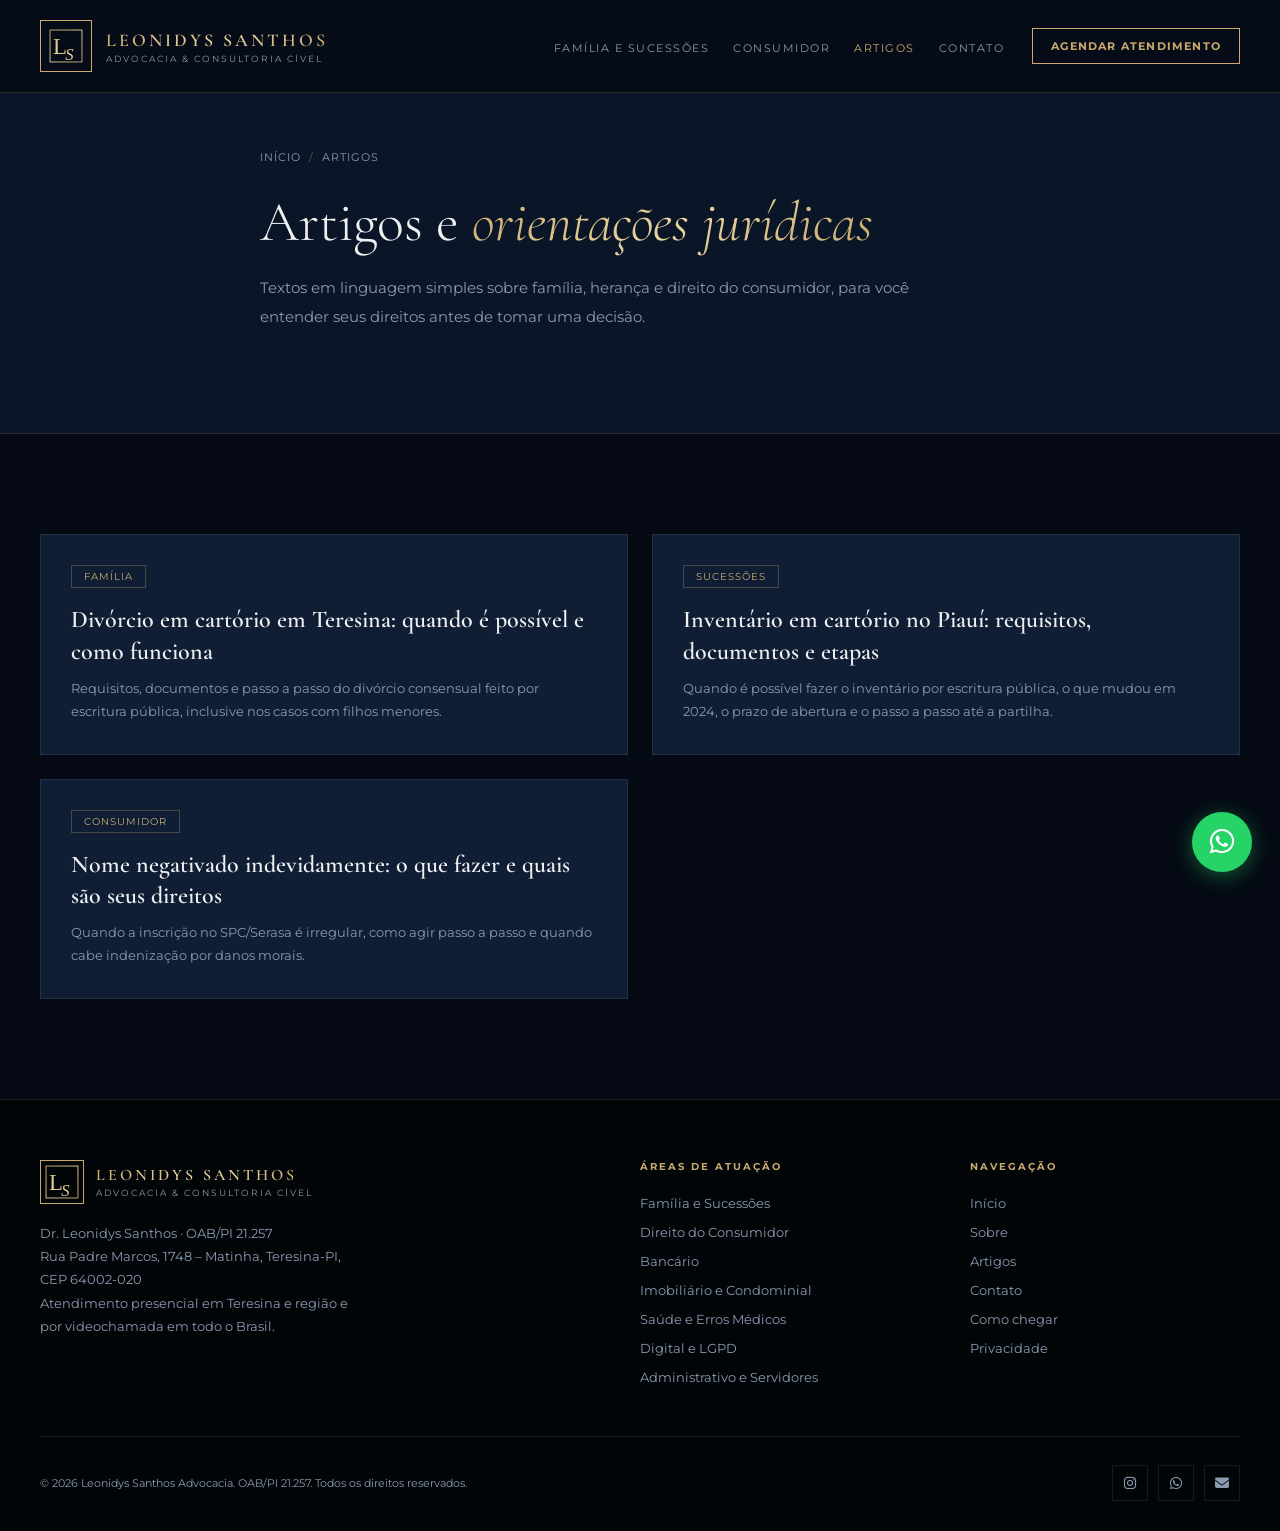
<file: artigos/index.html>
<!DOCTYPE html>
<html lang="pt-BR">
<head>
    <meta charset="UTF-8">
    <meta name="viewport" content="width=device-width, initial-scale=1.0">
    <title>Artigos sobre Família, Herança e Consumidor | Leonidys Santhos</title>
    <meta name="description" content="Artigos em linguagem simples sobre divórcio, inventário, pensão, nome negativado e direitos do consumidor, por Dr. Leonidys Santhos, advogado em Teresina-PI.">
    <meta name="robots" content="index, follow">
    <link rel="canonical" href="https://advleonidyssanthos.com.br/artigos/">
    <meta name="theme-color" content="#050a14">

    <meta property="og:locale" content="pt_BR">
    <meta property="og:type" content="website">
    <meta property="og:site_name" content="Leonidys Santhos Advocacia">
    <meta property="og:title" content="Artigos sobre Família, Herança e Consumidor | Leonidys Santhos">
    <meta property="og:description" content="Artigos em linguagem simples sobre divórcio, inventário, pensão, nome negativado e direitos do consumidor, por Dr. Leonidys Santhos, advogado em Teresina-PI.">
    <meta property="og:url" content="https://advleonidyssanthos.com.br/artigos/">
    <meta property="og:image" content="https://advleonidyssanthos.com.br/img/og-leonidys-santhos.jpg">
    <meta property="og:image:width" content="1200">
    <meta property="og:image:height" content="630">
    <meta property="og:image:alt" content="Dr. Leonidys Santhos, advogado em Teresina-PI">
    <meta name="twitter:card" content="summary_large_image">

    <link rel="icon" href="/favicon.ico" sizes="any">
    <link rel="icon" href="/favicon.svg" type="image/svg+xml">
    <link rel="apple-touch-icon" href="/apple-touch-icon.png">

    <link rel="preconnect" href="https://fonts.googleapis.com">
    <link rel="preconnect" href="https://fonts.gstatic.com" crossorigin>
    <link href="https://fonts.googleapis.com/css2?family=Cormorant+Garamond:ital,wght@0,300;0,400;0,600;0,700;1,300;1,400&family=Montserrat:wght@300;400;500;600;700&display=swap" rel="stylesheet">
    <link rel="stylesheet" href="https://cdnjs.cloudflare.com/ajax/libs/font-awesome/6.5.0/css/all.min.css">
    <link rel="stylesheet" href="/assets/site.css">
    <script>document.documentElement.classList.add('js');</script>
<script type="application/ld+json">{"@context": "https://schema.org", "@type": "BreadcrumbList", "itemListElement": [{"@type": "ListItem", "position": 1, "name": "Início", "item": "https://advleonidyssanthos.com.br/"}, {"@type": "ListItem", "position": 2, "name": "Artigos", "item": "https://advleonidyssanthos.com.br/artigos/"}]}</script>
</head>
<body>

<nav class="navbar" id="navbar" aria-label="Principal">
    <a href="/" class="logo" aria-label="Leonidys Santhos Advocacia — página inicial">
        <div class="logo-monogram">
            <svg viewBox="0 0 50 50" fill="none" xmlns="http://www.w3.org/2000/svg" aria-hidden="true">
                <defs>
                    <linearGradient id="g1" x1="0" y1="0" x2="1" y2="1">
                        <stop offset="0%" stop-color="#c9a96e"/>
                        <stop offset="50%" stop-color="#e8d5a0"/>
                        <stop offset="100%" stop-color="#c9a96e"/>
                    </linearGradient>
                </defs>
                <rect x="4" y="4" width="42" height="42" stroke="url(#g1)" stroke-width="1.2"/>
                <text x="8" y="36" font-family="Georgia,serif" font-size="30" fill="url(#g1)" font-weight="400">L</text>
                <text x="24" y="43" font-family="Georgia,serif" font-size="22" fill="url(#g1)" font-style="italic">S</text>
            </svg>
        </div>
        <div class="logo-text">
            <span class="logo-name">LEONIDYS SANTHOS</span>
            <span class="logo-tagline">Advocacia &amp; Consultoria Cível</span>
        </div>
    </a>
    <div class="nav-right">
        <ul class="nav-links"><li><a href="/familia-e-sucessoes/">Família e Sucessões</a></li><li><a href="/direito-do-consumidor/">Consumidor</a></li><li><a href="/artigos/" aria-current="page">Artigos</a></li><li><a href="/#contato">Contato</a></li></ul>
        <a href="https://wa.me/5586999995655?text=Ol%C3%A1%2C%20Dr.%20Leonidys%21%20Vim%20pelo%20site%20e%20gostaria%20de%20agendar%20um%20atendimento." class="nav-cta" target="_blank" rel="noopener" data-origem="menu">Agendar Atendimento</a>
    </div>
</nav>

<main>
<section class="page-hero">
    <div class="container">
        <nav aria-label="Você está em"><ol class="breadcrumb"><li><a href="/">Início</a></li><li aria-current="page">Artigos</li></ol></nav>
        <h1>Artigos e <em>orientações jurídicas</em></h1>
        <p class="lead">Textos em linguagem simples sobre família, herança e direito do consumidor, para você entender seus direitos antes de tomar uma decisão.</p>
    </div>
</section>
<section class="section">
    <div class="container">
        <div class="article-list">
<a class="article-card" href="/artigos/divorcio-em-cartorio-teresina/">
    <span class="tag">Família</span>
    <h3>Divórcio em cartório em Teresina: quando é possível e como funciona</h3>
    <p>Requisitos, documentos e passo a passo do divórcio consensual feito por escritura pública, inclusive nos casos com filhos menores.</p>
</a>
<a class="article-card" href="/artigos/inventario-em-cartorio-piaui/">
    <span class="tag">Sucessões</span>
    <h3>Inventário em cartório no Piauí: requisitos, documentos e etapas</h3>
    <p>Quando é possível fazer o inventário por escritura pública, o que mudou em 2024, o prazo de abertura e o passo a passo até a partilha.</p>
</a>
<a class="article-card" href="/artigos/nome-negativado-indevidamente/">
    <span class="tag">Consumidor</span>
    <h3>Nome negativado indevidamente: o que fazer e quais são seus direitos</h3>
    <p>Quando a inscrição no SPC/Serasa é irregular, como agir passo a passo e quando cabe indenização por danos morais.</p>
</a>
        </div>
    </div>
</section>
</main>

<footer>
    <div class="footer-top">
        <div class="footer-brand">
            <a href="/" class="logo" style="gap:12px" aria-label="Página inicial">
                <div class="logo-monogram" style="width:44px;height:44px">
                    <svg viewBox="0 0 50 50" fill="none" xmlns="http://www.w3.org/2000/svg" aria-hidden="true">
                <defs>
                    <linearGradient id="g2" x1="0" y1="0" x2="1" y2="1">
                        <stop offset="0%" stop-color="#c9a96e"/>
                        <stop offset="50%" stop-color="#e8d5a0"/>
                        <stop offset="100%" stop-color="#c9a96e"/>
                    </linearGradient>
                </defs>
                <rect x="4" y="4" width="42" height="42" stroke="url(#g2)" stroke-width="1.2"/>
                <text x="8" y="36" font-family="Georgia,serif" font-size="30" fill="url(#g2)" font-weight="400">L</text>
                <text x="24" y="43" font-family="Georgia,serif" font-size="22" fill="url(#g2)" font-style="italic">S</text>
            </svg>
                </div>
                <div class="logo-text">
                    <span class="logo-name" style="font-size:16px">LEONIDYS SANTHOS</span>
                    <span class="logo-tagline">Advocacia &amp; Consultoria Cível</span>
                </div>
            </a>
            <p>Dr. Leonidys Santhos · OAB/PI 21.257<br>Rua Padre Marcos, 1748 – Matinha, Teresina-PI, CEP 64002-020<br>Atendimento presencial em Teresina e região e por videochamada em todo o Brasil.</p>
        </div>

        <div class="footer-col">
            <h4>Áreas de Atuação</h4>
            <ul>
                <li><a href="/familia-e-sucessoes/">Família e Sucessões</a></li>
                <li><a href="/direito-do-consumidor/">Direito do Consumidor</a></li>
                <li><a href="/#servicos">Bancário</a></li>
                <li><a href="/#servicos">Imobiliário e Condominial</a></li>
                <li><a href="/#servicos">Saúde e Erros Médicos</a></li>
                <li><a href="/#servicos">Digital e LGPD</a></li>
                <li><a href="/#servicos">Administrativo e Servidores</a></li>
            </ul>
        </div>

        <div class="footer-col">
            <h4>Navegação</h4>
            <ul>
                <li><a href="/">Início</a></li>
                <li><a href="/#sobre">Sobre</a></li>
                <li><a href="/artigos/">Artigos</a></li>
                <li><a href="/#contato">Contato</a></li>
                <li><a href="https://www.google.com/maps/search/?api=1&query=Rua%20Padre%20Marcos%2C%201748%20-%20Matinha%2C%20Teresina%20-%20PI%2C%2064002-020" target="_blank" rel="noopener" data-origem="rodape">Como chegar</a></li>
                <li><a href="/privacidade/">Privacidade</a></li>
            </ul>
        </div>
    </div>

    <div class="footer-bottom">
        <p>&copy; 2026 Leonidys Santhos Advocacia. OAB/PI 21.257. Todos os direitos reservados.</p>
        <div class="socials">
            <a href="https://instagram.com/adv.leonidys.santhos" class="social-a" target="_blank" rel="noopener" aria-label="Instagram" data-origem="rodape"><i class="fab fa-instagram"></i></a>
            <a href="https://wa.me/5586999995655" class="social-a" target="_blank" rel="noopener" aria-label="WhatsApp" data-origem="rodape"><i class="fab fa-whatsapp"></i></a>
            <a href="mailto:adv.leonidys.santhos@gmail.com" class="social-a" aria-label="E-mail" data-origem="rodape"><i class="fas fa-envelope"></i></a>
        </div>
    </div>
</footer>

<div class="wa-float">
    <div class="wa-lbl">Fale agora pelo WhatsApp</div>
    <a href="https://wa.me/5586999995655?text=Ol%C3%A1%2C%20Dr.%20Leonidys%21%20Vim%20pelo%20site%20e%20gostaria%20de%20agendar%20um%20atendimento." class="wa-btn" target="_blank" rel="noopener" data-origem="botao-flutuante" aria-label="Falar pelo WhatsApp"><i class="fab fa-whatsapp"></i></a>
</div>

<script src="/assets/site.js" defer></script>
</body>
</html>
</file>
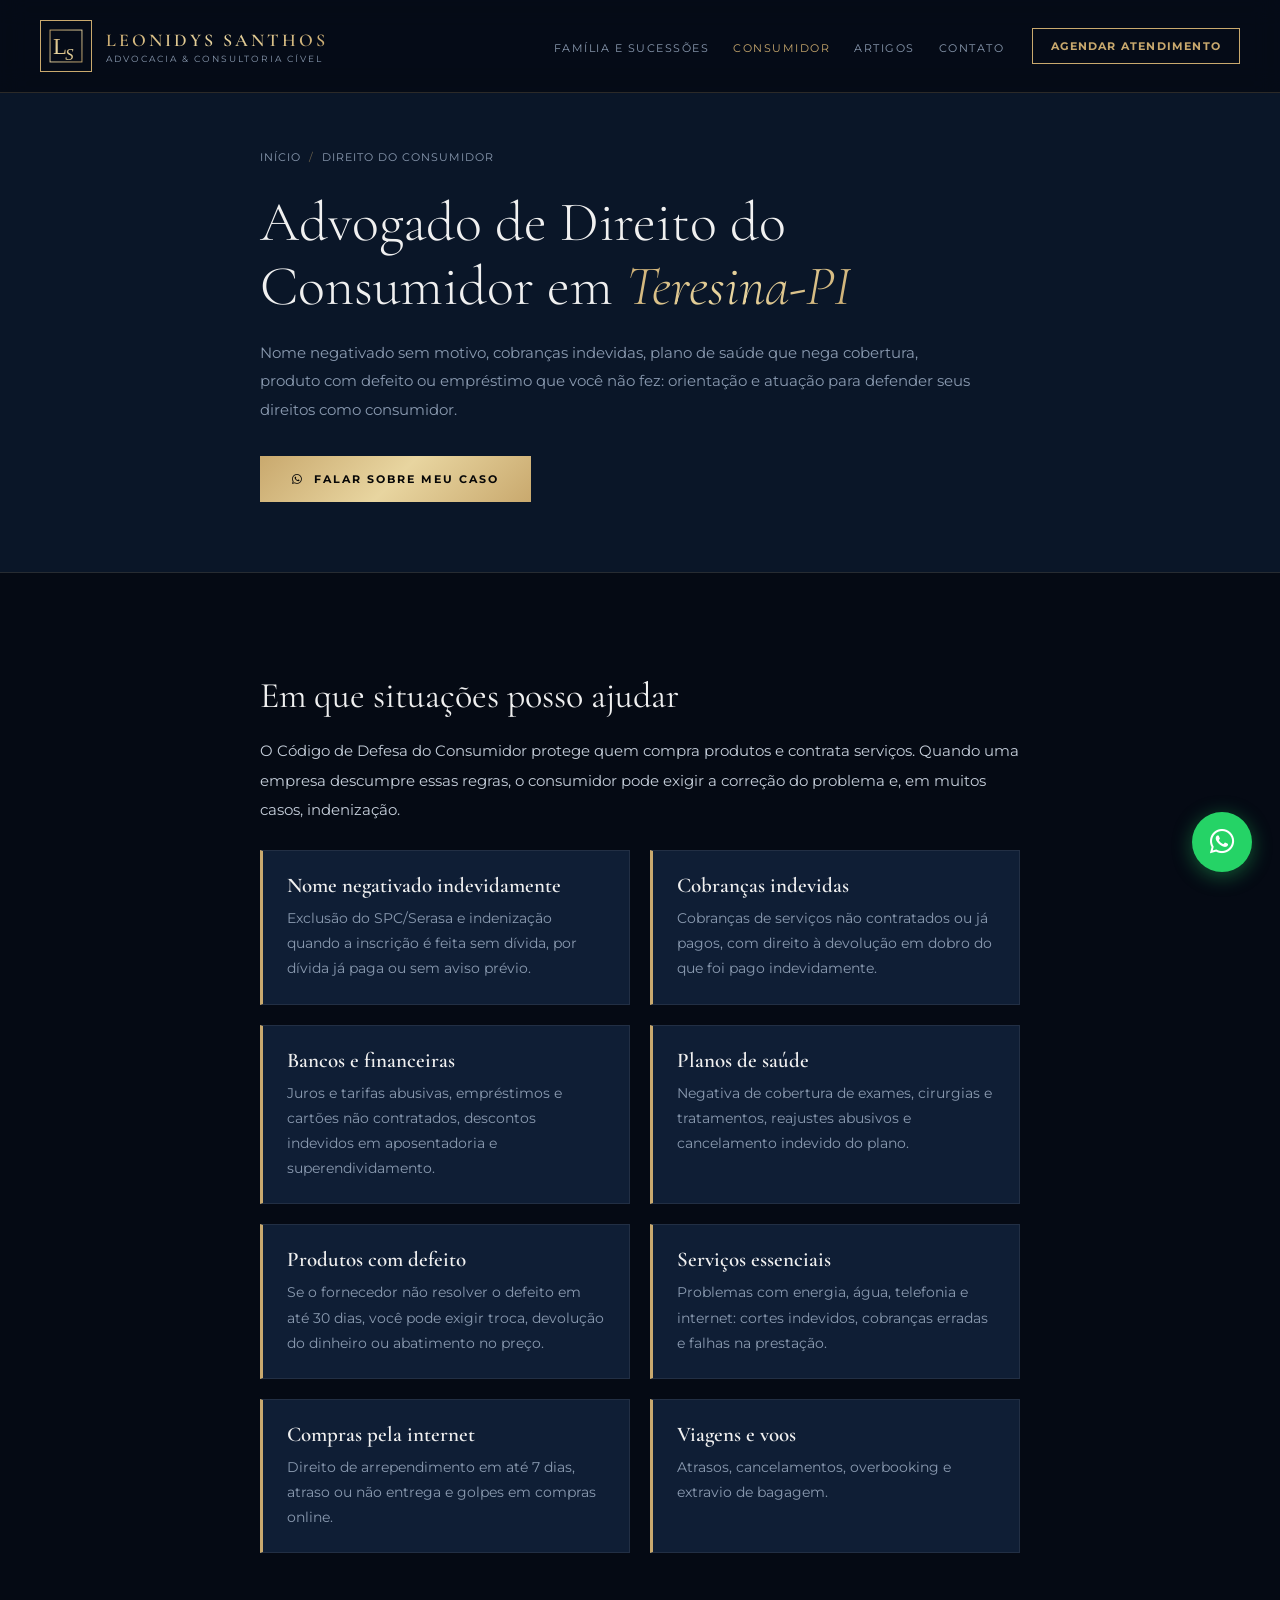
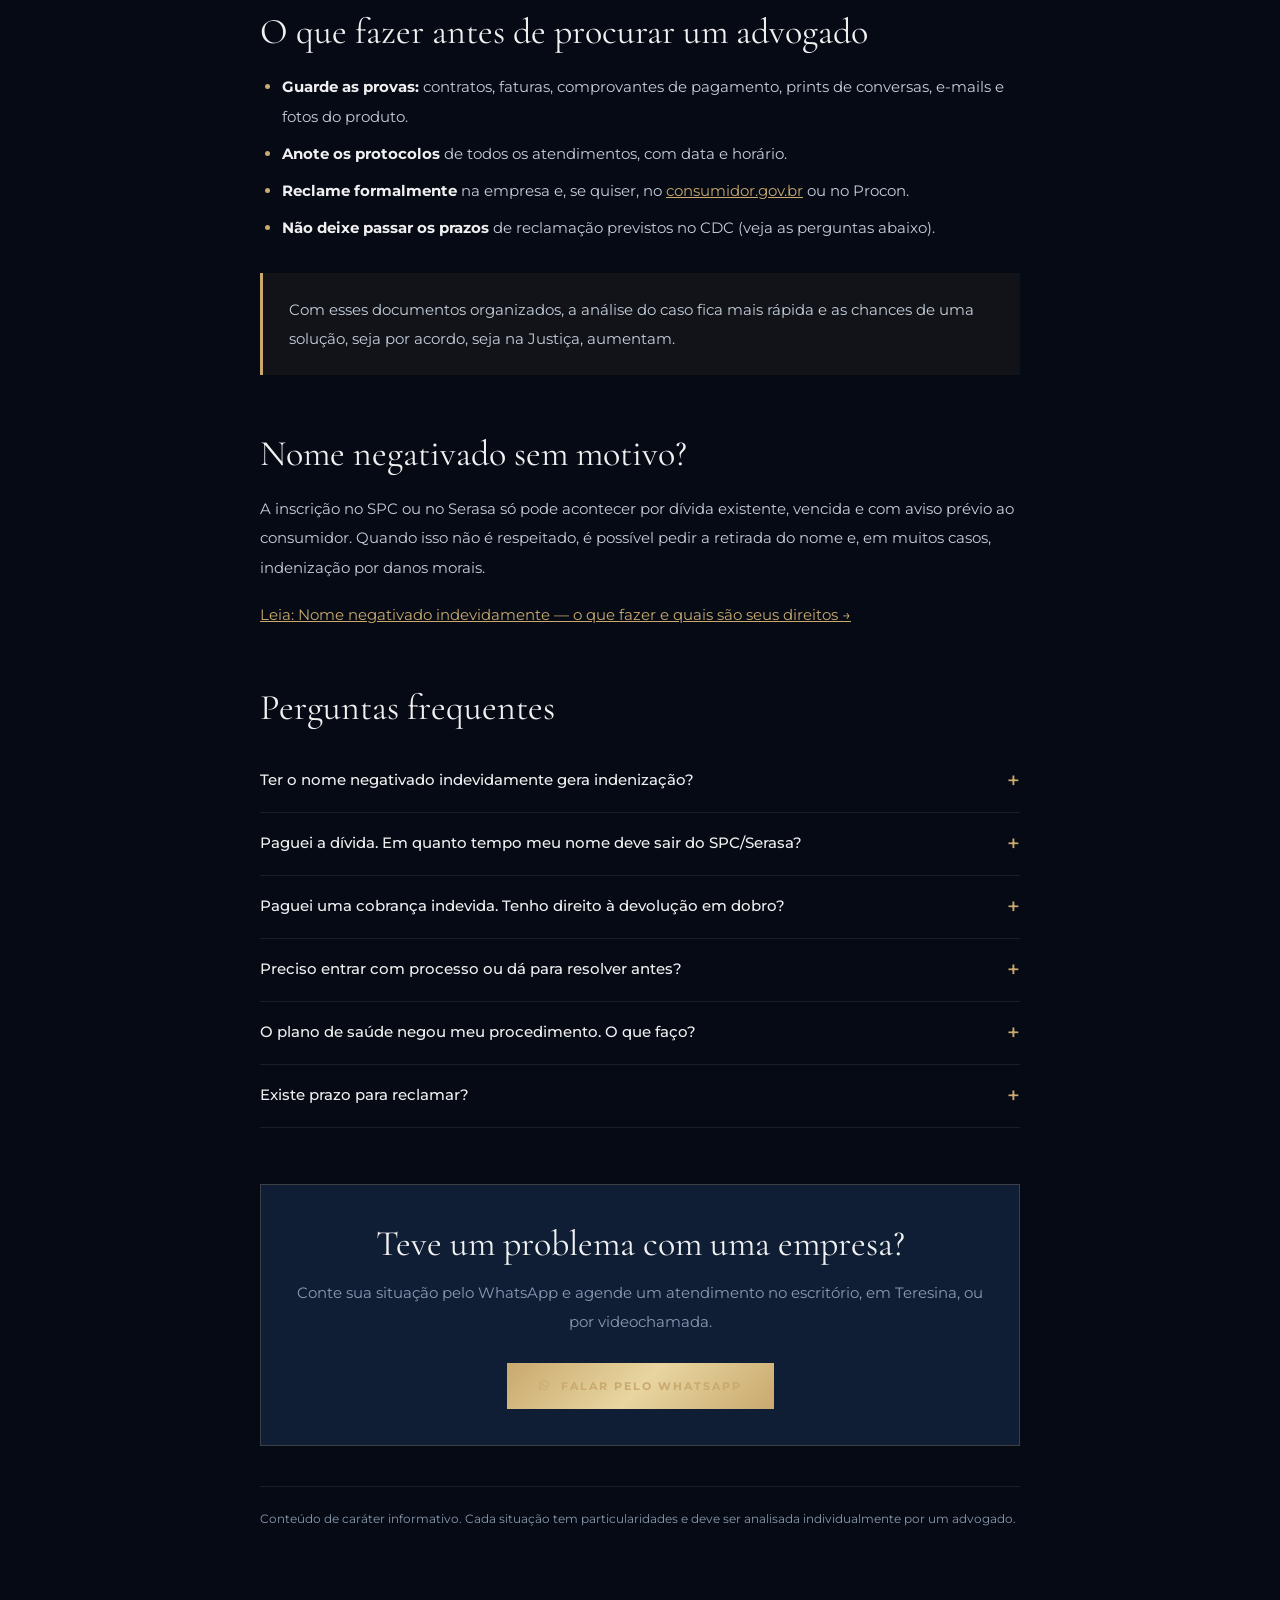
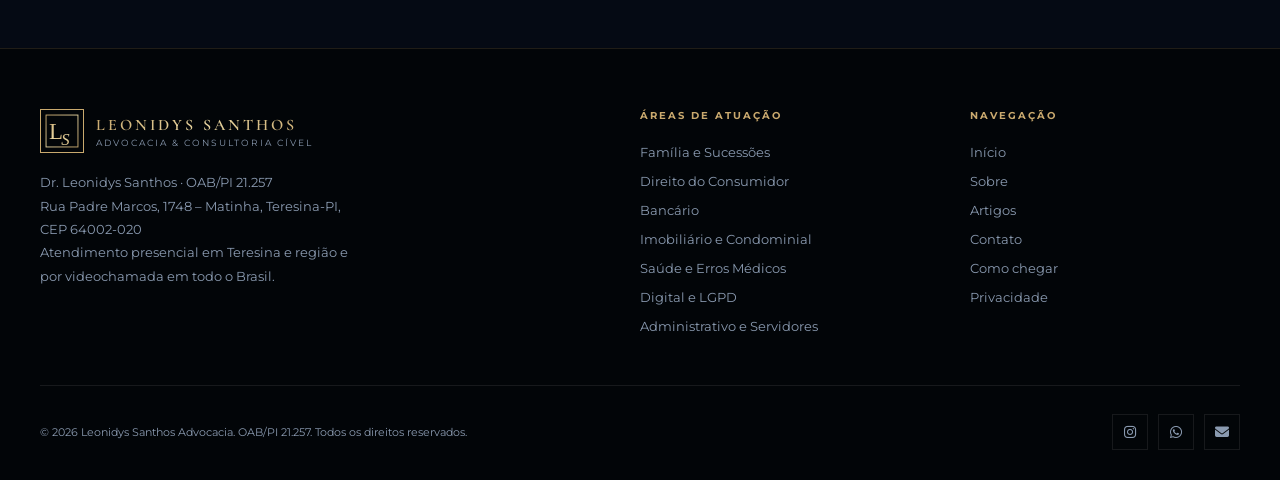
<file: direito-do-consumidor/index.html>
<!DOCTYPE html>
<html lang="pt-BR">
<head>
    <meta charset="UTF-8">
    <meta name="viewport" content="width=device-width, initial-scale=1.0">
    <title>Advogado do Consumidor em Teresina-PI | Leonidys Santhos</title>
    <meta name="description" content="Advogado de direito do consumidor em Teresina-PI: nome negativado indevidamente, cobranças indevidas, bancos, planos de saúde, produtos com defeito e voos. Escritório na Matinha.">
    <meta name="robots" content="index, follow">
    <link rel="canonical" href="https://advleonidyssanthos.com.br/direito-do-consumidor/">
    <meta name="theme-color" content="#050a14">

    <meta property="og:locale" content="pt_BR">
    <meta property="og:type" content="website">
    <meta property="og:site_name" content="Leonidys Santhos Advocacia">
    <meta property="og:title" content="Advogado do Consumidor em Teresina-PI | Leonidys Santhos">
    <meta property="og:description" content="Advogado de direito do consumidor em Teresina-PI: nome negativado indevidamente, cobranças indevidas, bancos, planos de saúde, produtos com defeito e voos. Escritório na Matinha.">
    <meta property="og:url" content="https://advleonidyssanthos.com.br/direito-do-consumidor/">
    <meta property="og:image" content="https://advleonidyssanthos.com.br/img/og-leonidys-santhos.jpg">
    <meta property="og:image:width" content="1200">
    <meta property="og:image:height" content="630">
    <meta property="og:image:alt" content="Dr. Leonidys Santhos, advogado em Teresina-PI">
    <meta name="twitter:card" content="summary_large_image">

    <link rel="icon" href="/favicon.ico" sizes="any">
    <link rel="icon" href="/favicon.svg" type="image/svg+xml">
    <link rel="apple-touch-icon" href="/apple-touch-icon.png">

    <link rel="preconnect" href="https://fonts.googleapis.com">
    <link rel="preconnect" href="https://fonts.gstatic.com" crossorigin>
    <link href="https://fonts.googleapis.com/css2?family=Cormorant+Garamond:ital,wght@0,300;0,400;0,600;0,700;1,300;1,400&family=Montserrat:wght@300;400;500;600;700&display=swap" rel="stylesheet">
    <link rel="stylesheet" href="https://cdnjs.cloudflare.com/ajax/libs/font-awesome/6.5.0/css/all.min.css">
    <link rel="stylesheet" href="/assets/site.css">
    <script>document.documentElement.classList.add('js');</script>
<script type="application/ld+json">{"@context": "https://schema.org", "@type": "BreadcrumbList", "itemListElement": [{"@type": "ListItem", "position": 1, "name": "Início", "item": "https://advleonidyssanthos.com.br/"}, {"@type": "ListItem", "position": 2, "name": "Direito do Consumidor", "item": "https://advleonidyssanthos.com.br/direito-do-consumidor/"}]}</script>
<script type="application/ld+json">{"@context": "https://schema.org", "@type": "Service", "name": "Advocacia em Direito do Consumidor em Teresina", "serviceType": ["Negativação indevida", "Cobrança indevida", "Plano de saúde", "Direito bancário", "Produtos com defeito"], "description": "Negativação indevida, cobranças indevidas, bancos, planos de saúde, produtos com defeito e serviços.", "url": "https://advleonidyssanthos.com.br/direito-do-consumidor/", "provider": {"@id": "https://advleonidyssanthos.com.br/#escritorio"}, "areaServed": {"@type": "City", "name": "Teresina"}}</script>
<script type="application/ld+json">{"@context": "https://schema.org", "@type": "FAQPage", "mainEntity": [{"@type": "Question", "name": "Ter o nome negativado indevidamente gera indenização?", "acceptedAnswer": {"@type": "Answer", "text": "Em regra, sim. O Superior Tribunal de Justiça entende que a inscrição indevida em cadastros de inadimplentes gera dano moral presumido. A exceção é quando a pessoa já tinha outra negativação legítima na mesma época (Súmula 385 do STJ): nesse caso cabe o cancelamento, mas não a indenização."}}, {"@type": "Question", "name": "Paguei a dívida. Em quanto tempo meu nome deve sair do SPC/Serasa?", "acceptedAnswer": {"@type": "Answer", "text": "Segundo a Súmula 548 do STJ, o credor deve pedir a exclusão do registro em até 5 dias úteis, contados do pagamento integral da dívida. Se não fizer, a manutenção passa a ser indevida."}}, {"@type": "Question", "name": "Paguei uma cobrança indevida. Tenho direito à devolução em dobro?", "acceptedAnswer": {"@type": "Answer", "text": "O Código de Defesa do Consumidor (art. 42, parágrafo único) prevê a devolução em dobro do valor pago indevidamente, com correção e juros, salvo engano justificável da empresa."}}, {"@type": "Question", "name": "Preciso entrar com processo ou dá para resolver antes?", "acceptedAnswer": {"@type": "Answer", "text": "Muitas vezes é possível resolver com uma reclamação formal ou notificação à empresa. Quando não há solução, causas de até 40 salários mínimos podem ir ao Juizado Especial Cível, que costuma ser mais rápido."}}, {"@type": "Question", "name": "O plano de saúde negou meu procedimento. O que faço?", "acceptedAnswer": {"@type": "Answer", "text": "Peça à operadora a negativa por escrito, com o motivo, e guarde o pedido médico e os protocolos de atendimento. Em situações urgentes, é possível pedir na Justiça uma decisão liminar para garantir o tratamento."}}, {"@type": "Question", "name": "Existe prazo para reclamar?", "acceptedAnswer": {"@type": "Answer", "text": "Sim. Para defeitos aparentes, o prazo é de 30 dias para produtos e serviços não duráveis e de 90 dias para duráveis (CDC, art. 26). Para pedir indenização por danos causados por produto ou serviço, o prazo é de 5 anos (CDC, art. 27)."}}]}</script>
</head>
<body>

<nav class="navbar" id="navbar" aria-label="Principal">
    <a href="/" class="logo" aria-label="Leonidys Santhos Advocacia — página inicial">
        <div class="logo-monogram">
            <svg viewBox="0 0 50 50" fill="none" xmlns="http://www.w3.org/2000/svg" aria-hidden="true">
                <defs>
                    <linearGradient id="g1" x1="0" y1="0" x2="1" y2="1">
                        <stop offset="0%" stop-color="#c9a96e"/>
                        <stop offset="50%" stop-color="#e8d5a0"/>
                        <stop offset="100%" stop-color="#c9a96e"/>
                    </linearGradient>
                </defs>
                <rect x="4" y="4" width="42" height="42" stroke="url(#g1)" stroke-width="1.2"/>
                <text x="8" y="36" font-family="Georgia,serif" font-size="30" fill="url(#g1)" font-weight="400">L</text>
                <text x="24" y="43" font-family="Georgia,serif" font-size="22" fill="url(#g1)" font-style="italic">S</text>
            </svg>
        </div>
        <div class="logo-text">
            <span class="logo-name">LEONIDYS SANTHOS</span>
            <span class="logo-tagline">Advocacia &amp; Consultoria Cível</span>
        </div>
    </a>
    <div class="nav-right">
        <ul class="nav-links"><li><a href="/familia-e-sucessoes/">Família e Sucessões</a></li><li><a href="/direito-do-consumidor/" aria-current="page">Consumidor</a></li><li><a href="/artigos/">Artigos</a></li><li><a href="/#contato">Contato</a></li></ul>
        <a href="https://wa.me/5586999995655?text=Ol%C3%A1%2C%20Dr.%20Leonidys%21%20Vim%20pelo%20site%20e%20gostaria%20de%20agendar%20um%20atendimento." class="nav-cta" target="_blank" rel="noopener" data-origem="menu">Agendar Atendimento</a>
    </div>
</nav>

<main>
<section class="page-hero">
    <div class="container">
        <nav aria-label="Você está em"><ol class="breadcrumb"><li><a href="/">Início</a></li><li aria-current="page">Direito do Consumidor</li></ol></nav>
        <h1>Advogado de Direito do Consumidor em <em>Teresina-PI</em></h1>
        <p class="lead">Nome negativado sem motivo, cobranças indevidas, plano de saúde que nega cobertura, produto com defeito ou empréstimo que você não fez: orientação e atuação para defender seus direitos como consumidor.</p>
        <a href="https://wa.me/5586999995655?text=Ol%C3%A1%2C%20Dr.%20Leonidys%21%20Vim%20pela%20p%C3%A1gina%20de%20Direito%20do%20Consumidor%20e%20gostaria%20de%20agendar%20um%20atendimento." class="btn-primary" target="_blank" rel="noopener" data-origem="pagina-consumidor-topo"><i class="fab fa-whatsapp"></i> Falar sobre meu caso</a>
    </div>
</section>

<section class="section">
    <div class="container">
        <article class="prose">
<h2>Em que situações posso ajudar</h2>
<p>O Código de Defesa do Consumidor protege quem compra produtos e contrata serviços. Quando uma empresa descumpre essas regras, o consumidor pode exigir a correção do problema e, em muitos casos, indenização.</p>
<div class="topic-grid"><div class="topic"><h3>Nome negativado indevidamente</h3><p>Exclusão do SPC/Serasa e indenização quando a inscrição é feita sem dívida, por dívida já paga ou sem aviso prévio.</p></div><div class="topic"><h3>Cobranças indevidas</h3><p>Cobranças de serviços não contratados ou já pagos, com direito à devolução em dobro do que foi pago indevidamente.</p></div><div class="topic"><h3>Bancos e financeiras</h3><p>Juros e tarifas abusivas, empréstimos e cartões não contratados, descontos indevidos em aposentadoria e superendividamento.</p></div><div class="topic"><h3>Planos de saúde</h3><p>Negativa de cobertura de exames, cirurgias e tratamentos, reajustes abusivos e cancelamento indevido do plano.</p></div><div class="topic"><h3>Produtos com defeito</h3><p>Se o fornecedor não resolver o defeito em até 30 dias, você pode exigir troca, devolução do dinheiro ou abatimento no preço.</p></div><div class="topic"><h3>Serviços essenciais</h3><p>Problemas com energia, água, telefonia e internet: cortes indevidos, cobranças erradas e falhas na prestação.</p></div><div class="topic"><h3>Compras pela internet</h3><p>Direito de arrependimento em até 7 dias, atraso ou não entrega e golpes em compras online.</p></div><div class="topic"><h3>Viagens e voos</h3><p>Atrasos, cancelamentos, overbooking e extravio de bagagem.</p></div></div>

<h2>O que fazer antes de procurar um advogado</h2>
<ul>
    <li><strong>Guarde as provas:</strong> contratos, faturas, comprovantes de pagamento, prints de conversas, e-mails e fotos do produto.</li>
    <li><strong>Anote os protocolos</strong> de todos os atendimentos, com data e horário.</li>
    <li><strong>Reclame formalmente</strong> na empresa e, se quiser, no <a href="https://www.consumidor.gov.br" target="_blank" rel="noopener">consumidor.gov.br</a> ou no Procon.</li>
    <li><strong>Não deixe passar os prazos</strong> de reclamação previstos no CDC (veja as perguntas abaixo).</li>
</ul>
<div class="callout"><p>Com esses documentos organizados, a análise do caso fica mais rápida e as chances de uma solução, seja por acordo, seja na Justiça, aumentam.</p></div>

<h2>Nome negativado sem motivo?</h2>
<p>A inscrição no SPC ou no Serasa só pode acontecer por dívida existente, vencida e com aviso prévio ao consumidor. Quando isso não é respeitado, é possível pedir a retirada do nome e, em muitos casos, indenização por danos morais.</p>
<p><a href="/artigos/nome-negativado-indevidamente/">Leia: Nome negativado indevidamente — o que fazer e quais são seus direitos →</a></p>

<h2>Perguntas frequentes</h2>
<div class="faq"><details><summary>Ter o nome negativado indevidamente gera indenização?</summary><p>Em regra, sim. O Superior Tribunal de Justiça entende que a inscrição indevida em cadastros de inadimplentes gera dano moral presumido. A exceção é quando a pessoa já tinha outra negativação legítima na mesma época (Súmula 385 do STJ): nesse caso cabe o cancelamento, mas não a indenização.</p></details><details><summary>Paguei a dívida. Em quanto tempo meu nome deve sair do SPC/Serasa?</summary><p>Segundo a Súmula 548 do STJ, o credor deve pedir a exclusão do registro em até 5 dias úteis, contados do pagamento integral da dívida. Se não fizer, a manutenção passa a ser indevida.</p></details><details><summary>Paguei uma cobrança indevida. Tenho direito à devolução em dobro?</summary><p>O Código de Defesa do Consumidor (art. 42, parágrafo único) prevê a devolução em dobro do valor pago indevidamente, com correção e juros, salvo engano justificável da empresa.</p></details><details><summary>Preciso entrar com processo ou dá para resolver antes?</summary><p>Muitas vezes é possível resolver com uma reclamação formal ou notificação à empresa. Quando não há solução, causas de até 40 salários mínimos podem ir ao Juizado Especial Cível, que costuma ser mais rápido.</p></details><details><summary>O plano de saúde negou meu procedimento. O que faço?</summary><p>Peça à operadora a negativa por escrito, com o motivo, e guarde o pedido médico e os protocolos de atendimento. Em situações urgentes, é possível pedir na Justiça uma decisão liminar para garantir o tratamento.</p></details><details><summary>Existe prazo para reclamar?</summary><p>Sim. Para defeitos aparentes, o prazo é de 30 dias para produtos e serviços não duráveis e de 90 dias para duráveis (CDC, art. 26). Para pedir indenização por danos causados por produto ou serviço, o prazo é de 5 anos (CDC, art. 27).</p></details></div>

<div class="inline-cta">
    <h2>Teve um problema com uma empresa?</h2>
    <p>Conte sua situação pelo WhatsApp e agende um atendimento no escritório, em Teresina, ou por videochamada.</p>
    <a href="https://wa.me/5586999995655?text=Ol%C3%A1%2C%20Dr.%20Leonidys%21%20Vim%20pela%20p%C3%A1gina%20de%20Direito%20do%20Consumidor%20e%20gostaria%20de%20agendar%20um%20atendimento." class="btn-primary" target="_blank" rel="noopener" data-origem="pagina-consumidor" style="display:inline-flex"><i class="fab fa-whatsapp"></i> Falar pelo WhatsApp</a>
</div>

<p class="disclaimer">Conteúdo de caráter informativo. Cada situação tem particularidades e deve ser analisada individualmente por um advogado.</p>
        </article>
    </div>
</section>
</main>

<footer>
    <div class="footer-top">
        <div class="footer-brand">
            <a href="/" class="logo" style="gap:12px" aria-label="Página inicial">
                <div class="logo-monogram" style="width:44px;height:44px">
                    <svg viewBox="0 0 50 50" fill="none" xmlns="http://www.w3.org/2000/svg" aria-hidden="true">
                <defs>
                    <linearGradient id="g2" x1="0" y1="0" x2="1" y2="1">
                        <stop offset="0%" stop-color="#c9a96e"/>
                        <stop offset="50%" stop-color="#e8d5a0"/>
                        <stop offset="100%" stop-color="#c9a96e"/>
                    </linearGradient>
                </defs>
                <rect x="4" y="4" width="42" height="42" stroke="url(#g2)" stroke-width="1.2"/>
                <text x="8" y="36" font-family="Georgia,serif" font-size="30" fill="url(#g2)" font-weight="400">L</text>
                <text x="24" y="43" font-family="Georgia,serif" font-size="22" fill="url(#g2)" font-style="italic">S</text>
            </svg>
                </div>
                <div class="logo-text">
                    <span class="logo-name" style="font-size:16px">LEONIDYS SANTHOS</span>
                    <span class="logo-tagline">Advocacia &amp; Consultoria Cível</span>
                </div>
            </a>
            <p>Dr. Leonidys Santhos · OAB/PI 21.257<br>Rua Padre Marcos, 1748 – Matinha, Teresina-PI, CEP 64002-020<br>Atendimento presencial em Teresina e região e por videochamada em todo o Brasil.</p>
        </div>

        <div class="footer-col">
            <h4>Áreas de Atuação</h4>
            <ul>
                <li><a href="/familia-e-sucessoes/">Família e Sucessões</a></li>
                <li><a href="/direito-do-consumidor/">Direito do Consumidor</a></li>
                <li><a href="/#servicos">Bancário</a></li>
                <li><a href="/#servicos">Imobiliário e Condominial</a></li>
                <li><a href="/#servicos">Saúde e Erros Médicos</a></li>
                <li><a href="/#servicos">Digital e LGPD</a></li>
                <li><a href="/#servicos">Administrativo e Servidores</a></li>
            </ul>
        </div>

        <div class="footer-col">
            <h4>Navegação</h4>
            <ul>
                <li><a href="/">Início</a></li>
                <li><a href="/#sobre">Sobre</a></li>
                <li><a href="/artigos/">Artigos</a></li>
                <li><a href="/#contato">Contato</a></li>
                <li><a href="https://www.google.com/maps/search/?api=1&query=Rua%20Padre%20Marcos%2C%201748%20-%20Matinha%2C%20Teresina%20-%20PI%2C%2064002-020" target="_blank" rel="noopener" data-origem="rodape">Como chegar</a></li>
                <li><a href="/privacidade/">Privacidade</a></li>
            </ul>
        </div>
    </div>

    <div class="footer-bottom">
        <p>&copy; 2026 Leonidys Santhos Advocacia. OAB/PI 21.257. Todos os direitos reservados.</p>
        <div class="socials">
            <a href="https://instagram.com/adv.leonidys.santhos" class="social-a" target="_blank" rel="noopener" aria-label="Instagram" data-origem="rodape"><i class="fab fa-instagram"></i></a>
            <a href="https://wa.me/5586999995655" class="social-a" target="_blank" rel="noopener" aria-label="WhatsApp" data-origem="rodape"><i class="fab fa-whatsapp"></i></a>
            <a href="mailto:adv.leonidys.santhos@gmail.com" class="social-a" aria-label="E-mail" data-origem="rodape"><i class="fas fa-envelope"></i></a>
        </div>
    </div>
</footer>

<div class="wa-float">
    <div class="wa-lbl">Fale agora pelo WhatsApp</div>
    <a href="https://wa.me/5586999995655?text=Ol%C3%A1%2C%20Dr.%20Leonidys%21%20Vim%20pelo%20site%20e%20gostaria%20de%20agendar%20um%20atendimento." class="wa-btn" target="_blank" rel="noopener" data-origem="botao-flutuante" aria-label="Falar pelo WhatsApp"><i class="fab fa-whatsapp"></i></a>
</div>

<script src="/assets/site.js" defer></script>
</body>
</html>
</file>
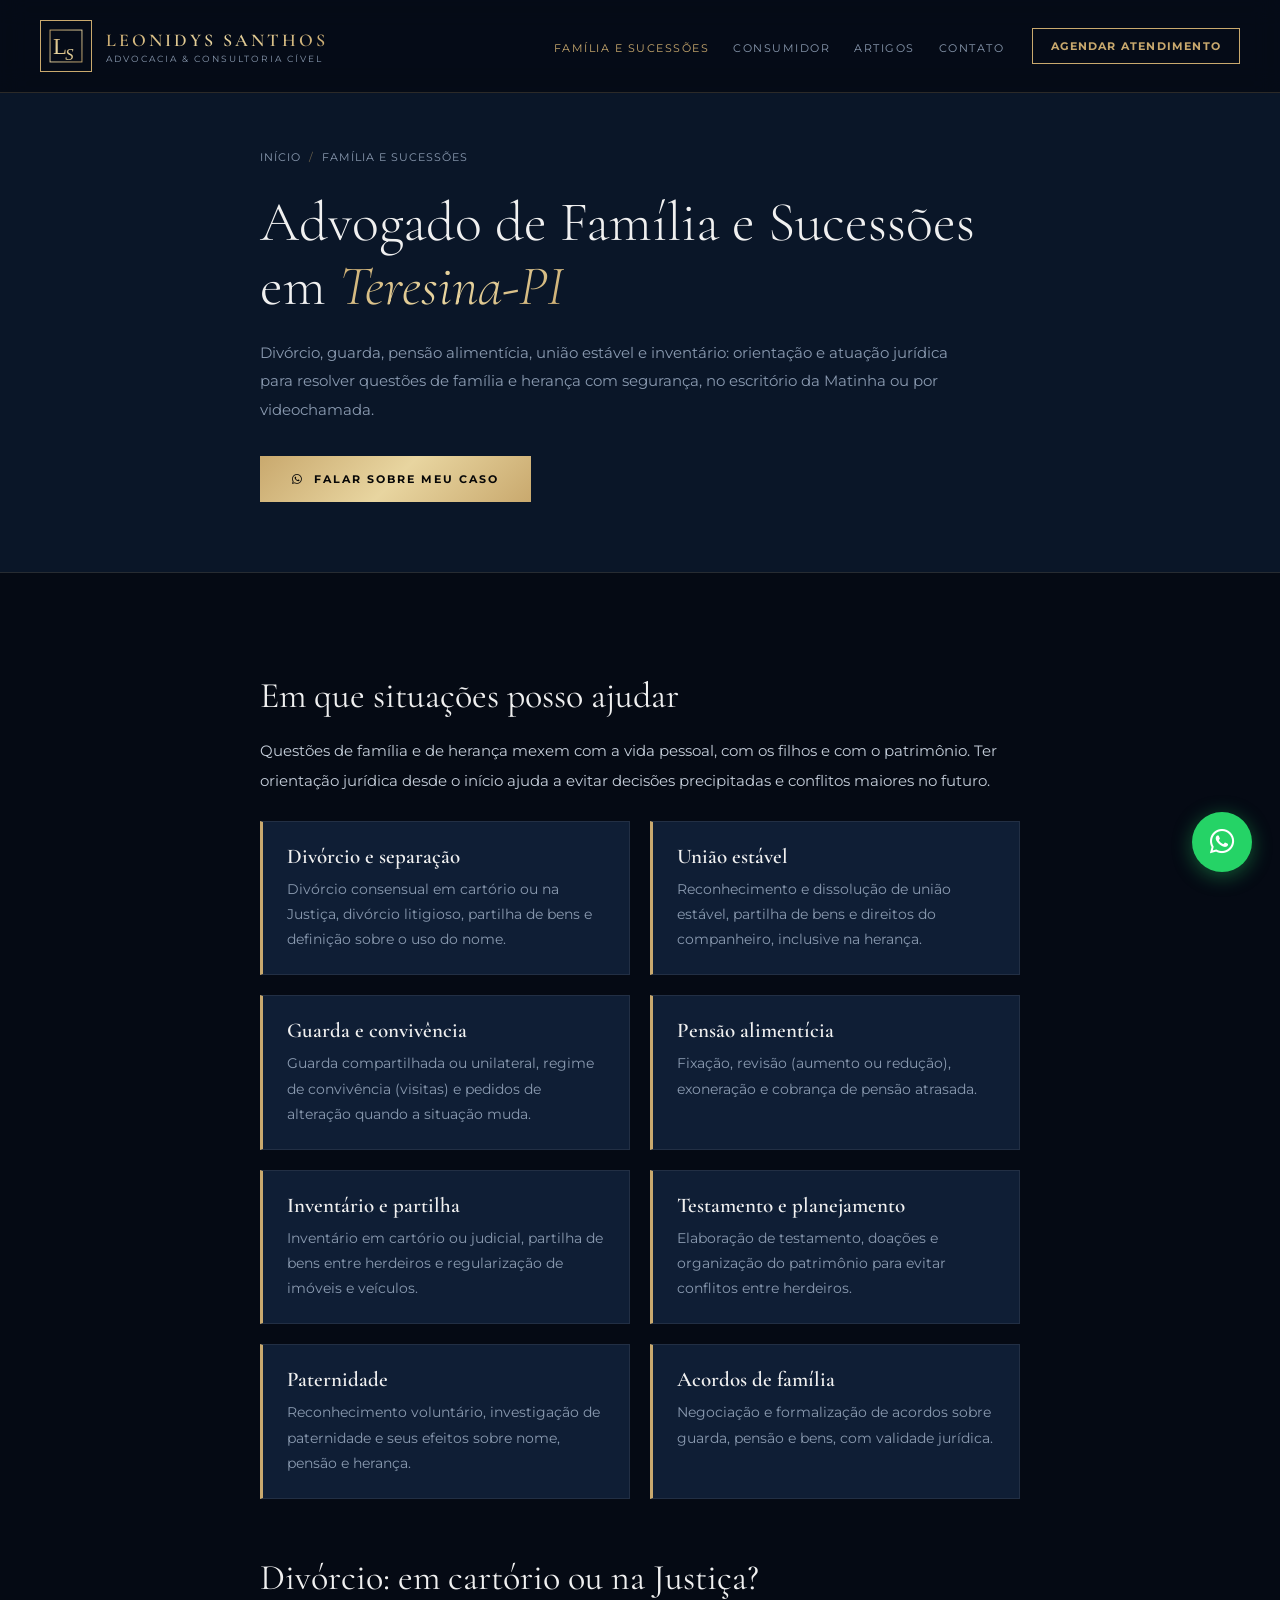
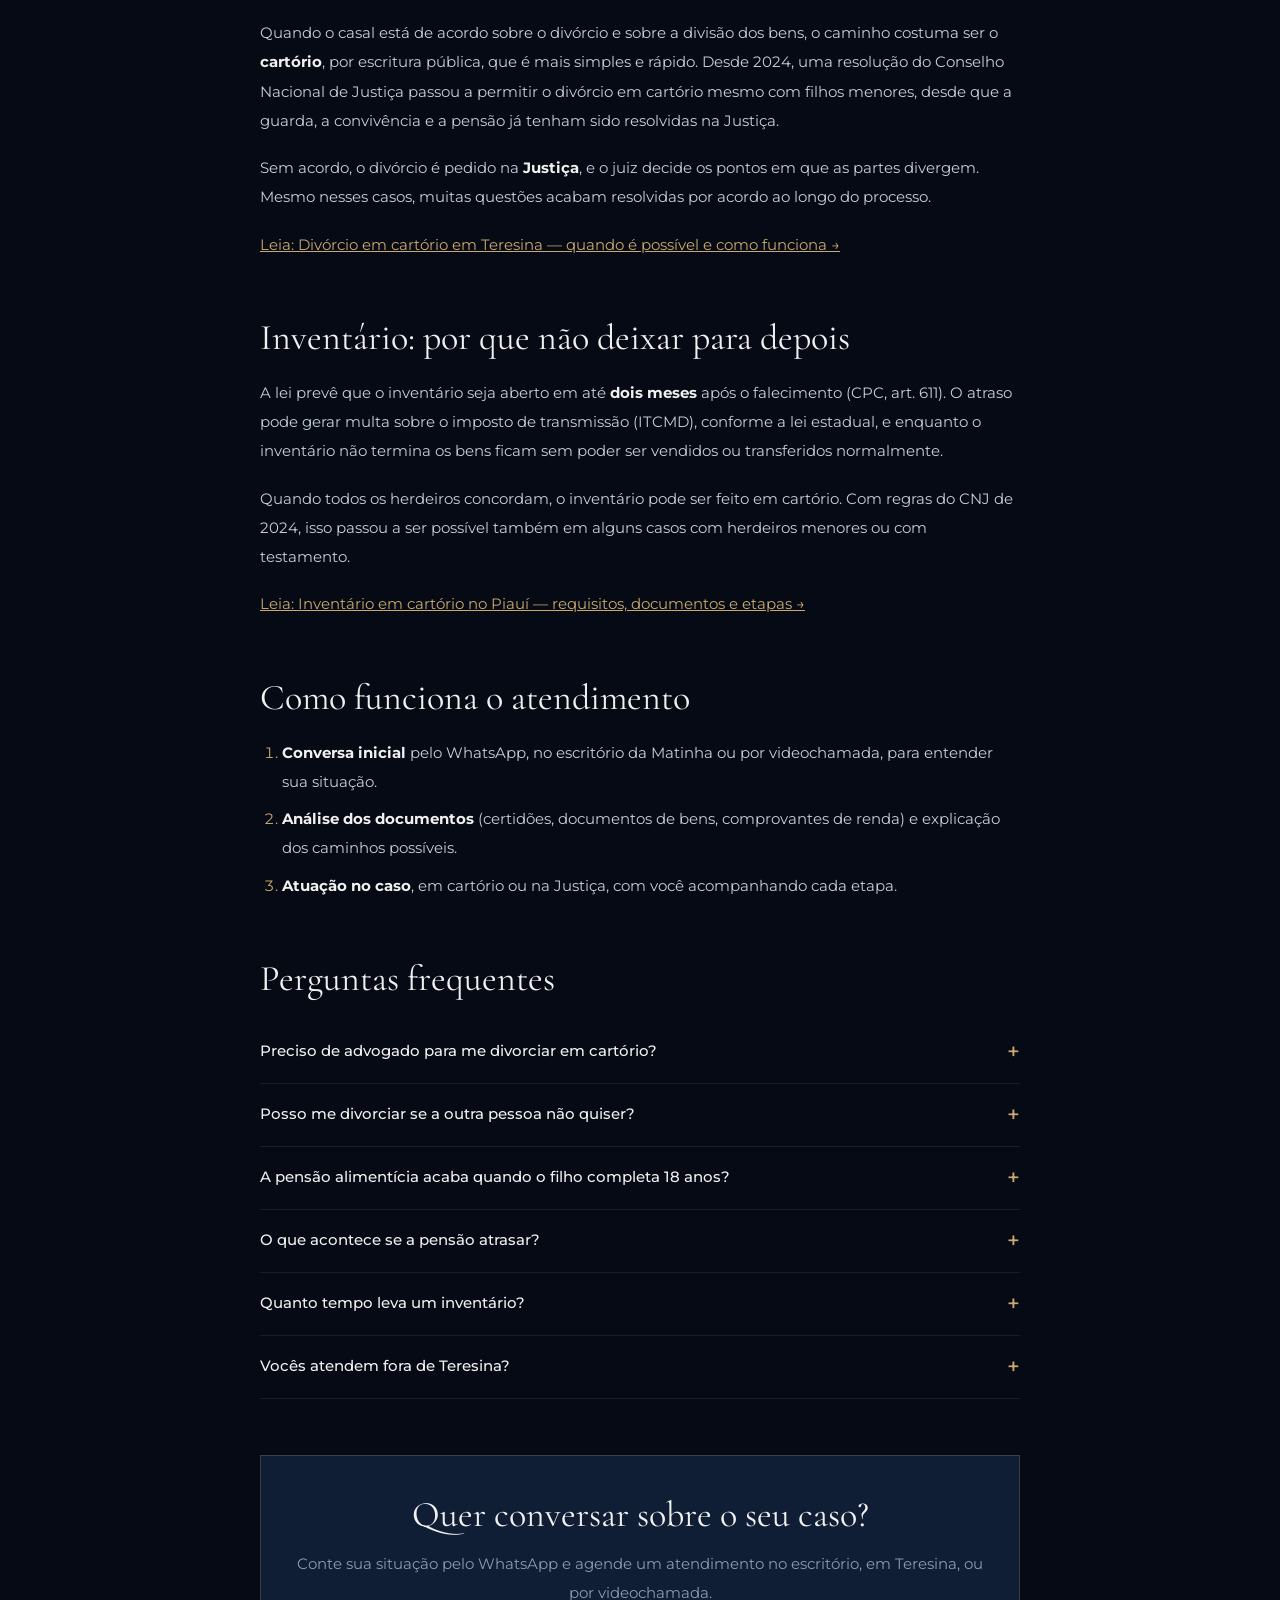
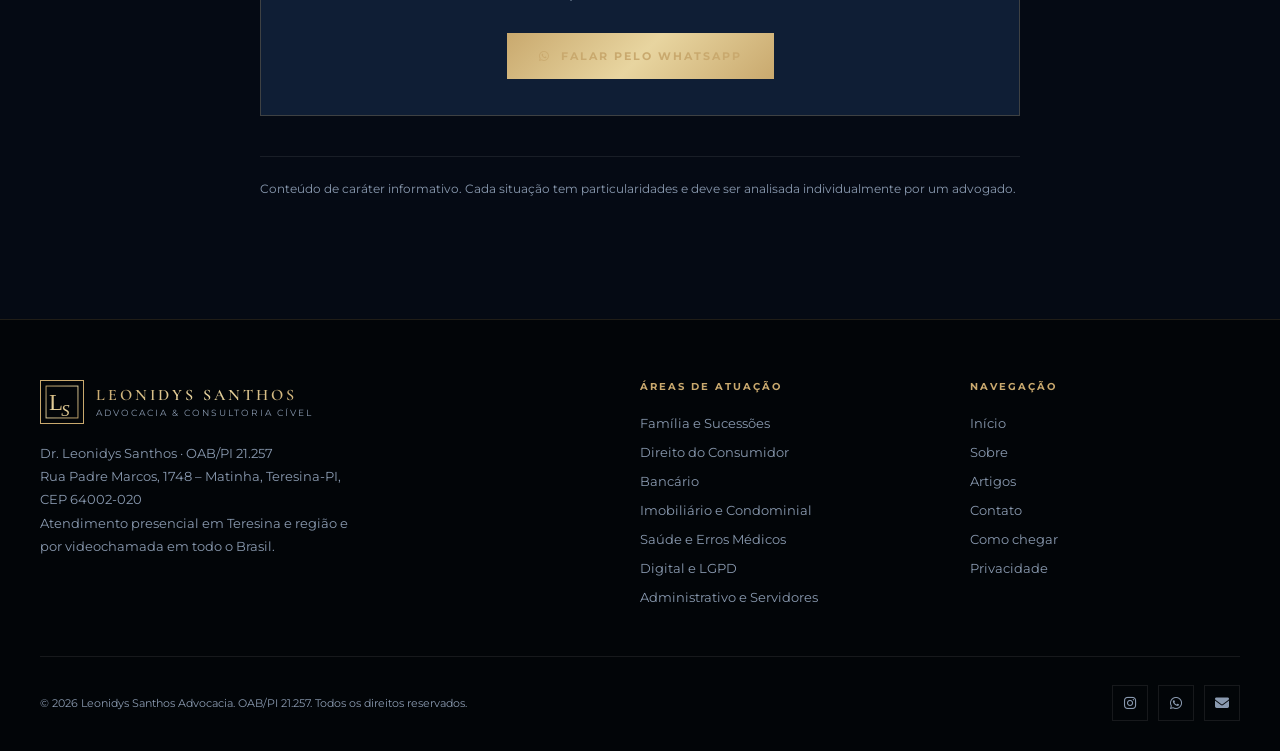
<file: familia-e-sucessoes/index.html>
<!DOCTYPE html>
<html lang="pt-BR">
<head>
    <meta charset="UTF-8">
    <meta name="viewport" content="width=device-width, initial-scale=1.0">
    <title>Advogado de Família e Sucessões em Teresina-PI | Leonidys Santhos</title>
    <meta name="description" content="Advogado de família em Teresina-PI: divórcio em cartório ou na Justiça, guarda, pensão alimentícia, união estável, inventário e testamento. Escritório na Matinha e atendimento por videochamada.">
    <meta name="robots" content="index, follow">
    <link rel="canonical" href="https://advleonidyssanthos.com.br/familia-e-sucessoes/">
    <meta name="theme-color" content="#050a14">

    <meta property="og:locale" content="pt_BR">
    <meta property="og:type" content="website">
    <meta property="og:site_name" content="Leonidys Santhos Advocacia">
    <meta property="og:title" content="Advogado de Família e Sucessões em Teresina-PI | Leonidys Santhos">
    <meta property="og:description" content="Advogado de família em Teresina-PI: divórcio em cartório ou na Justiça, guarda, pensão alimentícia, união estável, inventário e testamento. Escritório na Matinha e atendimento por videochamada.">
    <meta property="og:url" content="https://advleonidyssanthos.com.br/familia-e-sucessoes/">
    <meta property="og:image" content="https://advleonidyssanthos.com.br/img/og-leonidys-santhos.jpg">
    <meta property="og:image:width" content="1200">
    <meta property="og:image:height" content="630">
    <meta property="og:image:alt" content="Dr. Leonidys Santhos, advogado em Teresina-PI">
    <meta name="twitter:card" content="summary_large_image">

    <link rel="icon" href="/favicon.ico" sizes="any">
    <link rel="icon" href="/favicon.svg" type="image/svg+xml">
    <link rel="apple-touch-icon" href="/apple-touch-icon.png">

    <link rel="preconnect" href="https://fonts.googleapis.com">
    <link rel="preconnect" href="https://fonts.gstatic.com" crossorigin>
    <link href="https://fonts.googleapis.com/css2?family=Cormorant+Garamond:ital,wght@0,300;0,400;0,600;0,700;1,300;1,400&family=Montserrat:wght@300;400;500;600;700&display=swap" rel="stylesheet">
    <link rel="stylesheet" href="https://cdnjs.cloudflare.com/ajax/libs/font-awesome/6.5.0/css/all.min.css">
    <link rel="stylesheet" href="/assets/site.css">
    <script>document.documentElement.classList.add('js');</script>
<script type="application/ld+json">{"@context": "https://schema.org", "@type": "BreadcrumbList", "itemListElement": [{"@type": "ListItem", "position": 1, "name": "Início", "item": "https://advleonidyssanthos.com.br/"}, {"@type": "ListItem", "position": 2, "name": "Família e Sucessões", "item": "https://advleonidyssanthos.com.br/familia-e-sucessoes/"}]}</script>
<script type="application/ld+json">{"@context": "https://schema.org", "@type": "Service", "name": "Advocacia de Família e Sucessões em Teresina", "serviceType": ["Divórcio", "Guarda de filhos", "Pensão alimentícia", "Inventário", "Testamento", "União estável"], "description": "Divórcio, união estável, guarda, pensão alimentícia, inventário, partilha e testamento.", "url": "https://advleonidyssanthos.com.br/familia-e-sucessoes/", "provider": {"@id": "https://advleonidyssanthos.com.br/#escritorio"}, "areaServed": {"@type": "City", "name": "Teresina"}}</script>
<script type="application/ld+json">{"@context": "https://schema.org", "@type": "FAQPage", "mainEntity": [{"@type": "Question", "name": "Preciso de advogado para me divorciar em cartório?", "acceptedAnswer": {"@type": "Answer", "text": "Sim. O Código de Processo Civil (art. 733, § 2º) determina que o tabelião só lavra a escritura de divórcio se as partes estiverem assistidas por advogado ou defensor público. Um mesmo advogado pode atender o casal, quando há acordo."}}, {"@type": "Question", "name": "Posso me divorciar se a outra pessoa não quiser?", "acceptedAnswer": {"@type": "Answer", "text": "Sim. Desde a Emenda Constitucional 66/2010, o divórcio não depende de prazo nem da concordância do outro cônjuge. Sem acordo, o pedido é feito na Justiça, onde também se discutem partilha, guarda e pensão."}}, {"@type": "Question", "name": "A pensão alimentícia acaba quando o filho completa 18 anos?", "acceptedAnswer": {"@type": "Answer", "text": "Não automaticamente. Segundo a Súmula 358 do STJ, o cancelamento da pensão do filho que atingiu a maioridade depende de decisão judicial, com direito de ele se manifestar. Em muitos casos a pensão é mantida enquanto o filho estuda."}}, {"@type": "Question", "name": "O que acontece se a pensão atrasar?", "acceptedAnswer": {"@type": "Answer", "text": "É possível cobrar judicialmente as parcelas atrasadas. A lei prevê medidas como penhora de bens e salário, protesto do débito e, em relação às três últimas parcelas vencidas antes do processo e às que vencerem durante ele, até a prisão civil do devedor (CPC, art. 528)."}}, {"@type": "Question", "name": "Quanto tempo leva um inventário?", "acceptedAnswer": {"@type": "Answer", "text": "Depende do caso. Em cartório, com herdeiros de acordo e documentação em ordem, costuma ser bem mais rápido do que na Justiça. Havendo discordância entre herdeiros, o inventário precisa ser judicial e o prazo é maior."}}, {"@type": "Question", "name": "Vocês atendem fora de Teresina?", "acceptedAnswer": {"@type": "Answer", "text": "Sim. O atendimento presencial é no escritório da Matinha, em Teresina, e também é possível atender por videochamada pessoas de outras cidades. Grande parte dos processos e escrituras hoje tramita de forma eletrônica."}}]}</script>
</head>
<body>

<nav class="navbar" id="navbar" aria-label="Principal">
    <a href="/" class="logo" aria-label="Leonidys Santhos Advocacia — página inicial">
        <div class="logo-monogram">
            <svg viewBox="0 0 50 50" fill="none" xmlns="http://www.w3.org/2000/svg" aria-hidden="true">
                <defs>
                    <linearGradient id="g1" x1="0" y1="0" x2="1" y2="1">
                        <stop offset="0%" stop-color="#c9a96e"/>
                        <stop offset="50%" stop-color="#e8d5a0"/>
                        <stop offset="100%" stop-color="#c9a96e"/>
                    </linearGradient>
                </defs>
                <rect x="4" y="4" width="42" height="42" stroke="url(#g1)" stroke-width="1.2"/>
                <text x="8" y="36" font-family="Georgia,serif" font-size="30" fill="url(#g1)" font-weight="400">L</text>
                <text x="24" y="43" font-family="Georgia,serif" font-size="22" fill="url(#g1)" font-style="italic">S</text>
            </svg>
        </div>
        <div class="logo-text">
            <span class="logo-name">LEONIDYS SANTHOS</span>
            <span class="logo-tagline">Advocacia &amp; Consultoria Cível</span>
        </div>
    </a>
    <div class="nav-right">
        <ul class="nav-links"><li><a href="/familia-e-sucessoes/" aria-current="page">Família e Sucessões</a></li><li><a href="/direito-do-consumidor/">Consumidor</a></li><li><a href="/artigos/">Artigos</a></li><li><a href="/#contato">Contato</a></li></ul>
        <a href="https://wa.me/5586999995655?text=Ol%C3%A1%2C%20Dr.%20Leonidys%21%20Vim%20pelo%20site%20e%20gostaria%20de%20agendar%20um%20atendimento." class="nav-cta" target="_blank" rel="noopener" data-origem="menu">Agendar Atendimento</a>
    </div>
</nav>

<main>
<section class="page-hero">
    <div class="container">
        <nav aria-label="Você está em"><ol class="breadcrumb"><li><a href="/">Início</a></li><li aria-current="page">Família e Sucessões</li></ol></nav>
        <h1>Advogado de Família e Sucessões em <em>Teresina-PI</em></h1>
        <p class="lead">Divórcio, guarda, pensão alimentícia, união estável e inventário: orientação e atuação jurídica para resolver questões de família e herança com segurança, no escritório da Matinha ou por videochamada.</p>
        <a href="https://wa.me/5586999995655?text=Ol%C3%A1%2C%20Dr.%20Leonidys%21%20Vim%20pela%20p%C3%A1gina%20de%20Fam%C3%ADlia%20e%20Sucess%C3%B5es%20e%20gostaria%20de%20agendar%20um%20atendimento." class="btn-primary" target="_blank" rel="noopener" data-origem="pagina-familia-topo"><i class="fab fa-whatsapp"></i> Falar sobre meu caso</a>
    </div>
</section>

<section class="section">
    <div class="container">
        <article class="prose">
<h2>Em que situações posso ajudar</h2>
<p>Questões de família e de herança mexem com a vida pessoal, com os filhos e com o patrimônio. Ter orientação jurídica desde o início ajuda a evitar decisões precipitadas e conflitos maiores no futuro.</p>
<div class="topic-grid"><div class="topic"><h3>Divórcio e separação</h3><p>Divórcio consensual em cartório ou na Justiça, divórcio litigioso, partilha de bens e definição sobre o uso do nome.</p></div><div class="topic"><h3>União estável</h3><p>Reconhecimento e dissolução de união estável, partilha de bens e direitos do companheiro, inclusive na herança.</p></div><div class="topic"><h3>Guarda e convivência</h3><p>Guarda compartilhada ou unilateral, regime de convivência (visitas) e pedidos de alteração quando a situação muda.</p></div><div class="topic"><h3>Pensão alimentícia</h3><p>Fixação, revisão (aumento ou redução), exoneração e cobrança de pensão atrasada.</p></div><div class="topic"><h3>Inventário e partilha</h3><p>Inventário em cartório ou judicial, partilha de bens entre herdeiros e regularização de imóveis e veículos.</p></div><div class="topic"><h3>Testamento e planejamento</h3><p>Elaboração de testamento, doações e organização do patrimônio para evitar conflitos entre herdeiros.</p></div><div class="topic"><h3>Paternidade</h3><p>Reconhecimento voluntário, investigação de paternidade e seus efeitos sobre nome, pensão e herança.</p></div><div class="topic"><h3>Acordos de família</h3><p>Negociação e formalização de acordos sobre guarda, pensão e bens, com validade jurídica.</p></div></div>

<h2>Divórcio: em cartório ou na Justiça?</h2>
<p>Quando o casal está de acordo sobre o divórcio e sobre a divisão dos bens, o caminho costuma ser o <strong>cartório</strong>, por escritura pública, que é mais simples e rápido. Desde 2024, uma resolução do Conselho Nacional de Justiça passou a permitir o divórcio em cartório mesmo com filhos menores, desde que a guarda, a convivência e a pensão já tenham sido resolvidas na Justiça.</p>
<p>Sem acordo, o divórcio é pedido na <strong>Justiça</strong>, e o juiz decide os pontos em que as partes divergem. Mesmo nesses casos, muitas questões acabam resolvidas por acordo ao longo do processo.</p>
<p><a href="/artigos/divorcio-em-cartorio-teresina/">Leia: Divórcio em cartório em Teresina — quando é possível e como funciona →</a></p>

<h2>Inventário: por que não deixar para depois</h2>
<p>A lei prevê que o inventário seja aberto em até <strong>dois meses</strong> após o falecimento (CPC, art. 611). O atraso pode gerar multa sobre o imposto de transmissão (ITCMD), conforme a lei estadual, e enquanto o inventário não termina os bens ficam sem poder ser vendidos ou transferidos normalmente.</p>
<p>Quando todos os herdeiros concordam, o inventário pode ser feito em cartório. Com regras do CNJ de 2024, isso passou a ser possível também em alguns casos com herdeiros menores ou com testamento.</p>
<p><a href="/artigos/inventario-em-cartorio-piaui/">Leia: Inventário em cartório no Piauí — requisitos, documentos e etapas →</a></p>

<h2>Como funciona o atendimento</h2>
<ol>
    <li><strong>Conversa inicial</strong> pelo WhatsApp, no escritório da Matinha ou por videochamada, para entender sua situação.</li>
    <li><strong>Análise dos documentos</strong> (certidões, documentos de bens, comprovantes de renda) e explicação dos caminhos possíveis.</li>
    <li><strong>Atuação no caso</strong>, em cartório ou na Justiça, com você acompanhando cada etapa.</li>
</ol>

<h2>Perguntas frequentes</h2>
<div class="faq"><details><summary>Preciso de advogado para me divorciar em cartório?</summary><p>Sim. O Código de Processo Civil (art. 733, § 2º) determina que o tabelião só lavra a escritura de divórcio se as partes estiverem assistidas por advogado ou defensor público. Um mesmo advogado pode atender o casal, quando há acordo.</p></details><details><summary>Posso me divorciar se a outra pessoa não quiser?</summary><p>Sim. Desde a Emenda Constitucional 66/2010, o divórcio não depende de prazo nem da concordância do outro cônjuge. Sem acordo, o pedido é feito na Justiça, onde também se discutem partilha, guarda e pensão.</p></details><details><summary>A pensão alimentícia acaba quando o filho completa 18 anos?</summary><p>Não automaticamente. Segundo a Súmula 358 do STJ, o cancelamento da pensão do filho que atingiu a maioridade depende de decisão judicial, com direito de ele se manifestar. Em muitos casos a pensão é mantida enquanto o filho estuda.</p></details><details><summary>O que acontece se a pensão atrasar?</summary><p>É possível cobrar judicialmente as parcelas atrasadas. A lei prevê medidas como penhora de bens e salário, protesto do débito e, em relação às três últimas parcelas vencidas antes do processo e às que vencerem durante ele, até a prisão civil do devedor (CPC, art. 528).</p></details><details><summary>Quanto tempo leva um inventário?</summary><p>Depende do caso. Em cartório, com herdeiros de acordo e documentação em ordem, costuma ser bem mais rápido do que na Justiça. Havendo discordância entre herdeiros, o inventário precisa ser judicial e o prazo é maior.</p></details><details><summary>Vocês atendem fora de Teresina?</summary><p>Sim. O atendimento presencial é no escritório da Matinha, em Teresina, e também é possível atender por videochamada pessoas de outras cidades. Grande parte dos processos e escrituras hoje tramita de forma eletrônica.</p></details></div>

<div class="inline-cta">
    <h2>Quer conversar sobre o seu caso?</h2>
    <p>Conte sua situação pelo WhatsApp e agende um atendimento no escritório, em Teresina, ou por videochamada.</p>
    <a href="https://wa.me/5586999995655?text=Ol%C3%A1%2C%20Dr.%20Leonidys%21%20Vim%20pela%20p%C3%A1gina%20de%20Fam%C3%ADlia%20e%20Sucess%C3%B5es%20e%20gostaria%20de%20agendar%20um%20atendimento." class="btn-primary" target="_blank" rel="noopener" data-origem="pagina-familia" style="display:inline-flex"><i class="fab fa-whatsapp"></i> Falar pelo WhatsApp</a>
</div>

<p class="disclaimer">Conteúdo de caráter informativo. Cada situação tem particularidades e deve ser analisada individualmente por um advogado.</p>
        </article>
    </div>
</section>
</main>

<footer>
    <div class="footer-top">
        <div class="footer-brand">
            <a href="/" class="logo" style="gap:12px" aria-label="Página inicial">
                <div class="logo-monogram" style="width:44px;height:44px">
                    <svg viewBox="0 0 50 50" fill="none" xmlns="http://www.w3.org/2000/svg" aria-hidden="true">
                <defs>
                    <linearGradient id="g2" x1="0" y1="0" x2="1" y2="1">
                        <stop offset="0%" stop-color="#c9a96e"/>
                        <stop offset="50%" stop-color="#e8d5a0"/>
                        <stop offset="100%" stop-color="#c9a96e"/>
                    </linearGradient>
                </defs>
                <rect x="4" y="4" width="42" height="42" stroke="url(#g2)" stroke-width="1.2"/>
                <text x="8" y="36" font-family="Georgia,serif" font-size="30" fill="url(#g2)" font-weight="400">L</text>
                <text x="24" y="43" font-family="Georgia,serif" font-size="22" fill="url(#g2)" font-style="italic">S</text>
            </svg>
                </div>
                <div class="logo-text">
                    <span class="logo-name" style="font-size:16px">LEONIDYS SANTHOS</span>
                    <span class="logo-tagline">Advocacia &amp; Consultoria Cível</span>
                </div>
            </a>
            <p>Dr. Leonidys Santhos · OAB/PI 21.257<br>Rua Padre Marcos, 1748 – Matinha, Teresina-PI, CEP 64002-020<br>Atendimento presencial em Teresina e região e por videochamada em todo o Brasil.</p>
        </div>

        <div class="footer-col">
            <h4>Áreas de Atuação</h4>
            <ul>
                <li><a href="/familia-e-sucessoes/">Família e Sucessões</a></li>
                <li><a href="/direito-do-consumidor/">Direito do Consumidor</a></li>
                <li><a href="/#servicos">Bancário</a></li>
                <li><a href="/#servicos">Imobiliário e Condominial</a></li>
                <li><a href="/#servicos">Saúde e Erros Médicos</a></li>
                <li><a href="/#servicos">Digital e LGPD</a></li>
                <li><a href="/#servicos">Administrativo e Servidores</a></li>
            </ul>
        </div>

        <div class="footer-col">
            <h4>Navegação</h4>
            <ul>
                <li><a href="/">Início</a></li>
                <li><a href="/#sobre">Sobre</a></li>
                <li><a href="/artigos/">Artigos</a></li>
                <li><a href="/#contato">Contato</a></li>
                <li><a href="https://www.google.com/maps/search/?api=1&query=Rua%20Padre%20Marcos%2C%201748%20-%20Matinha%2C%20Teresina%20-%20PI%2C%2064002-020" target="_blank" rel="noopener" data-origem="rodape">Como chegar</a></li>
                <li><a href="/privacidade/">Privacidade</a></li>
            </ul>
        </div>
    </div>

    <div class="footer-bottom">
        <p>&copy; 2026 Leonidys Santhos Advocacia. OAB/PI 21.257. Todos os direitos reservados.</p>
        <div class="socials">
            <a href="https://instagram.com/adv.leonidys.santhos" class="social-a" target="_blank" rel="noopener" aria-label="Instagram" data-origem="rodape"><i class="fab fa-instagram"></i></a>
            <a href="https://wa.me/5586999995655" class="social-a" target="_blank" rel="noopener" aria-label="WhatsApp" data-origem="rodape"><i class="fab fa-whatsapp"></i></a>
            <a href="mailto:adv.leonidys.santhos@gmail.com" class="social-a" aria-label="E-mail" data-origem="rodape"><i class="fas fa-envelope"></i></a>
        </div>
    </div>
</footer>

<div class="wa-float">
    <div class="wa-lbl">Fale agora pelo WhatsApp</div>
    <a href="https://wa.me/5586999995655?text=Ol%C3%A1%2C%20Dr.%20Leonidys%21%20Vim%20pelo%20site%20e%20gostaria%20de%20agendar%20um%20atendimento." class="wa-btn" target="_blank" rel="noopener" data-origem="botao-flutuante" aria-label="Falar pelo WhatsApp"><i class="fab fa-whatsapp"></i></a>
</div>

<script src="/assets/site.js" defer></script>
</body>
</html>
</file>
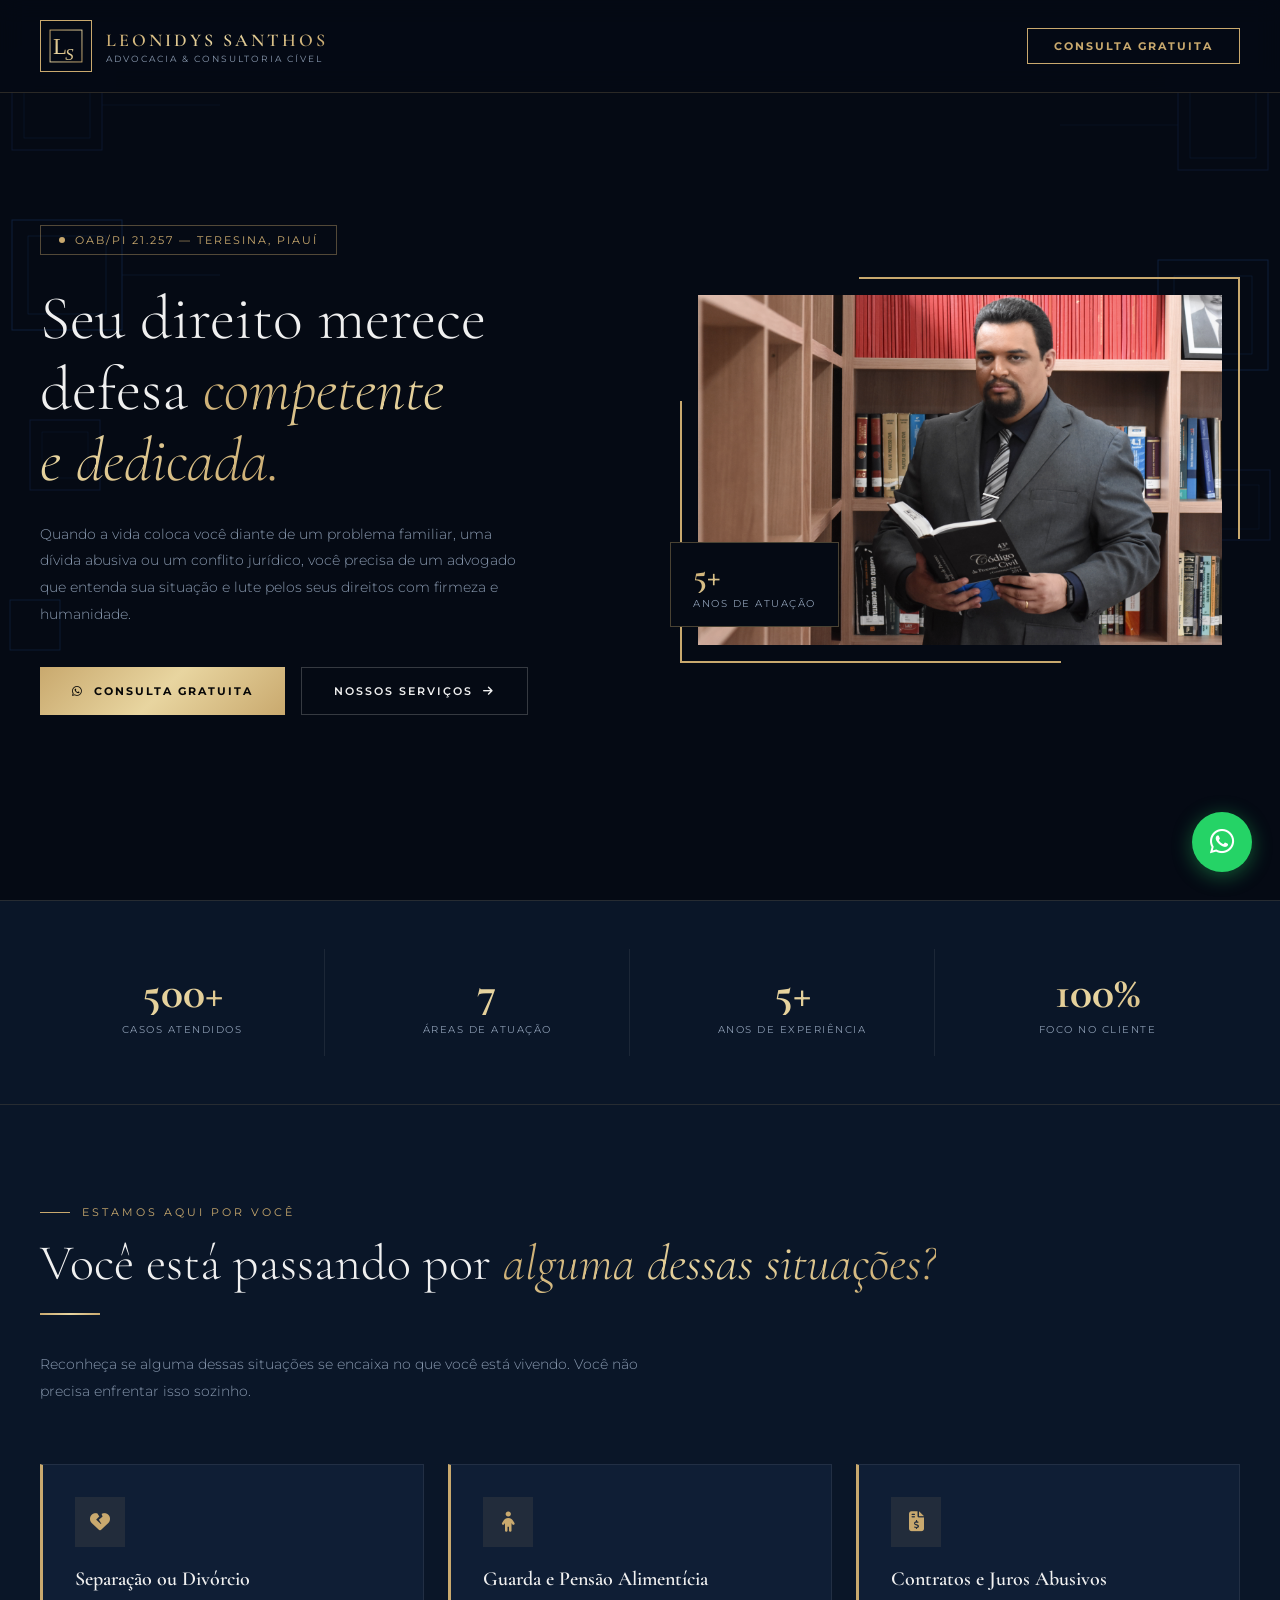
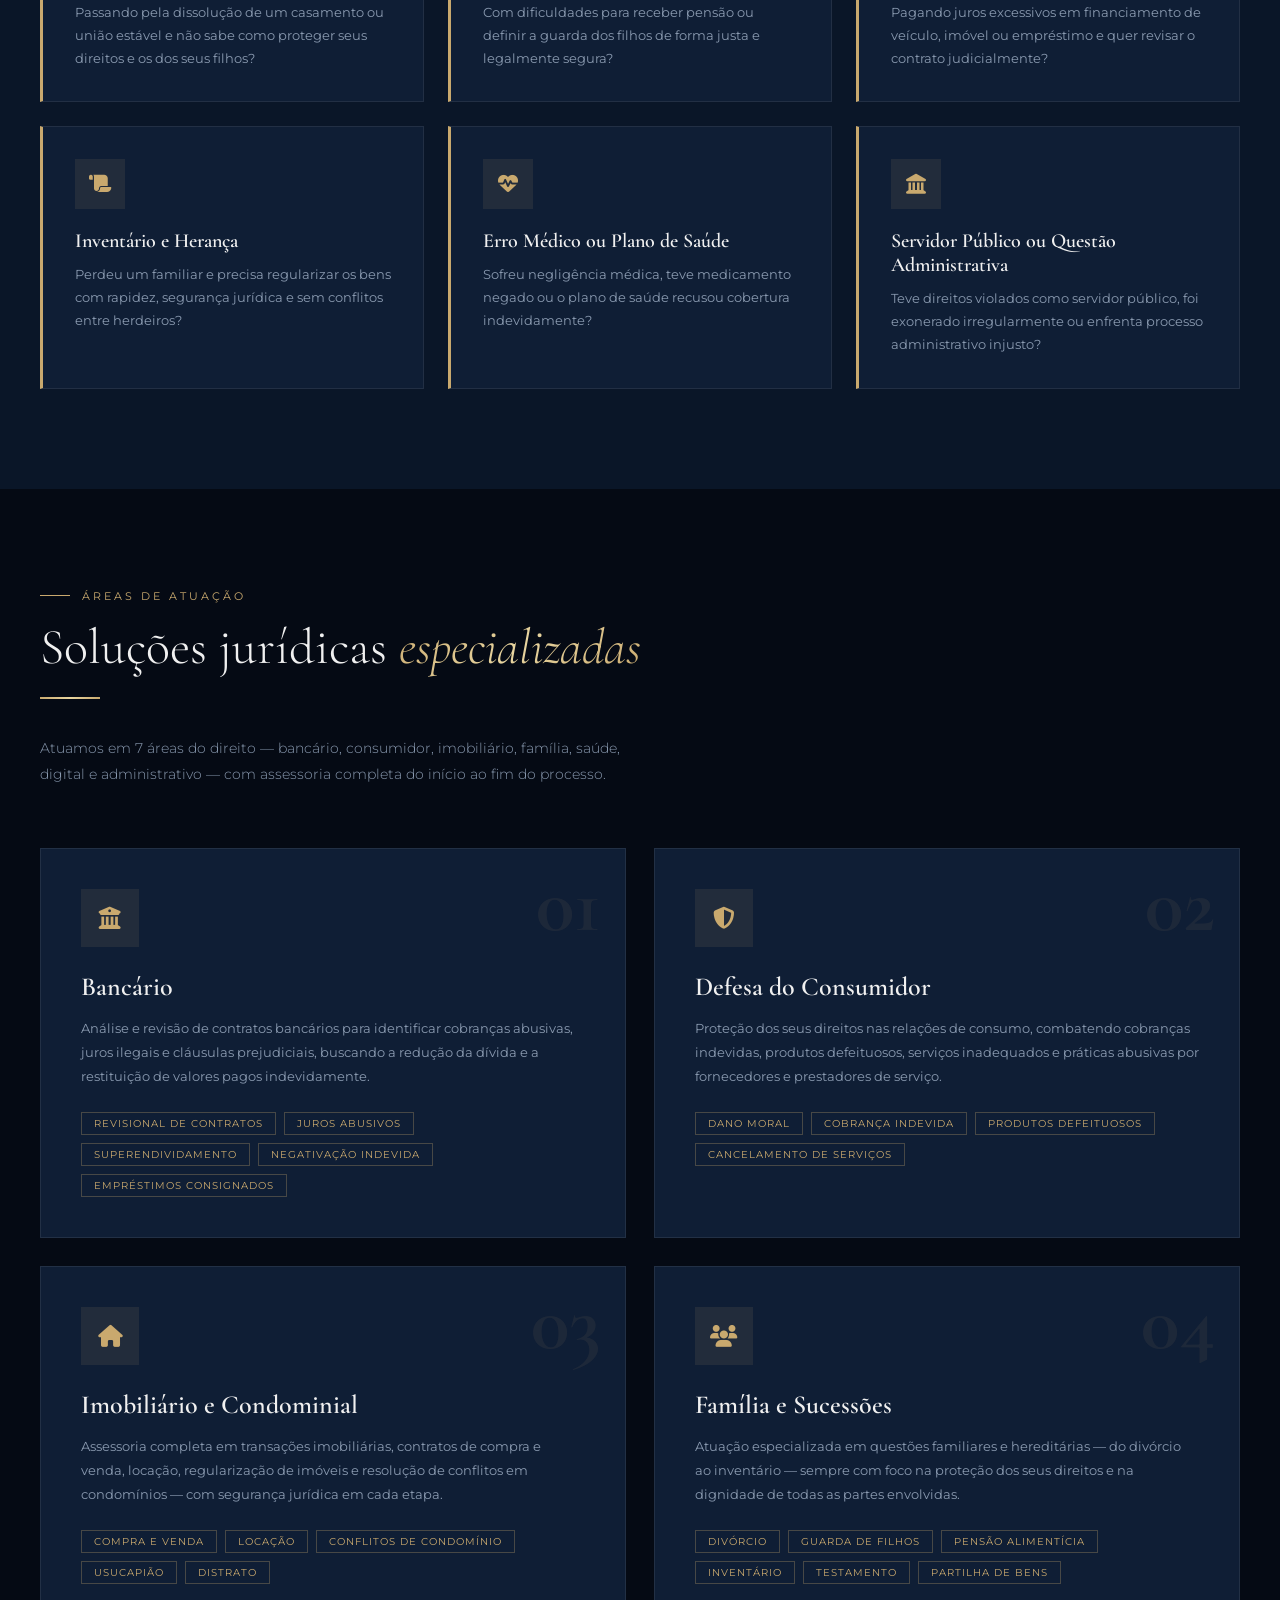
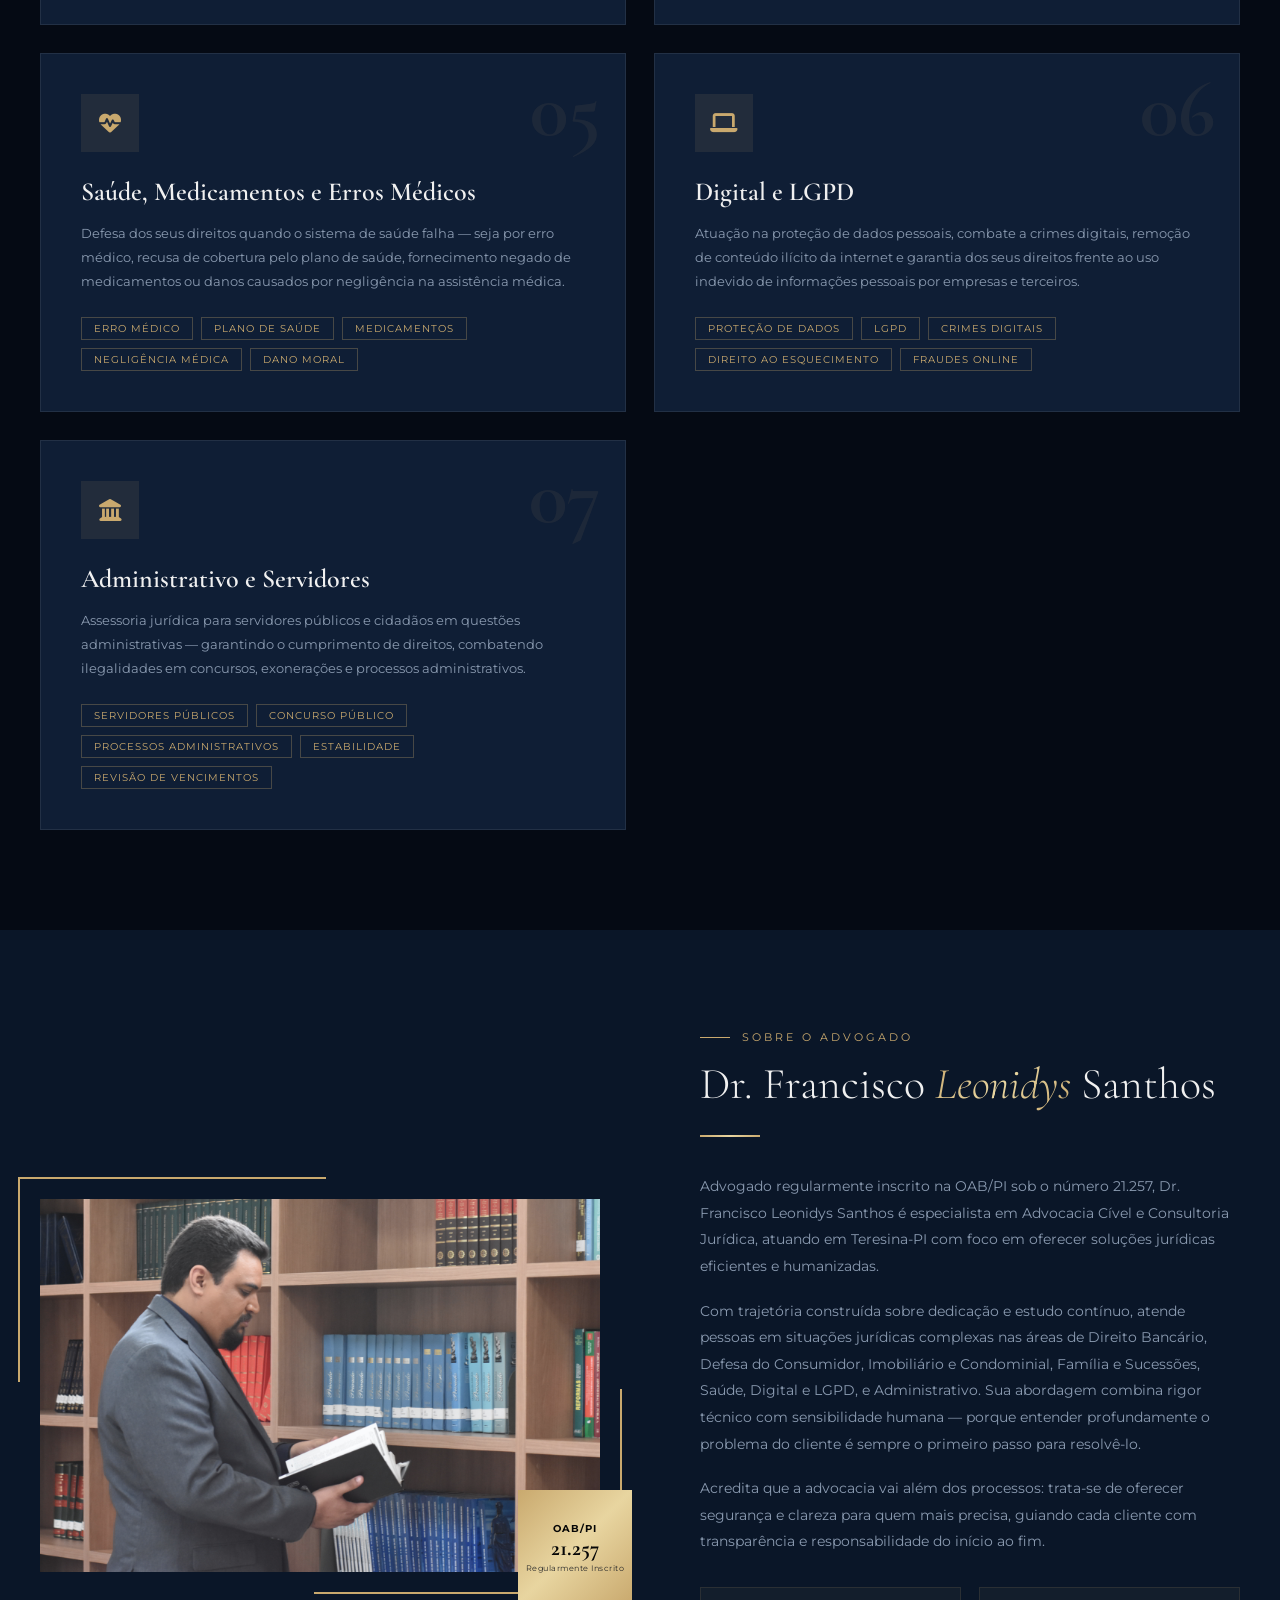
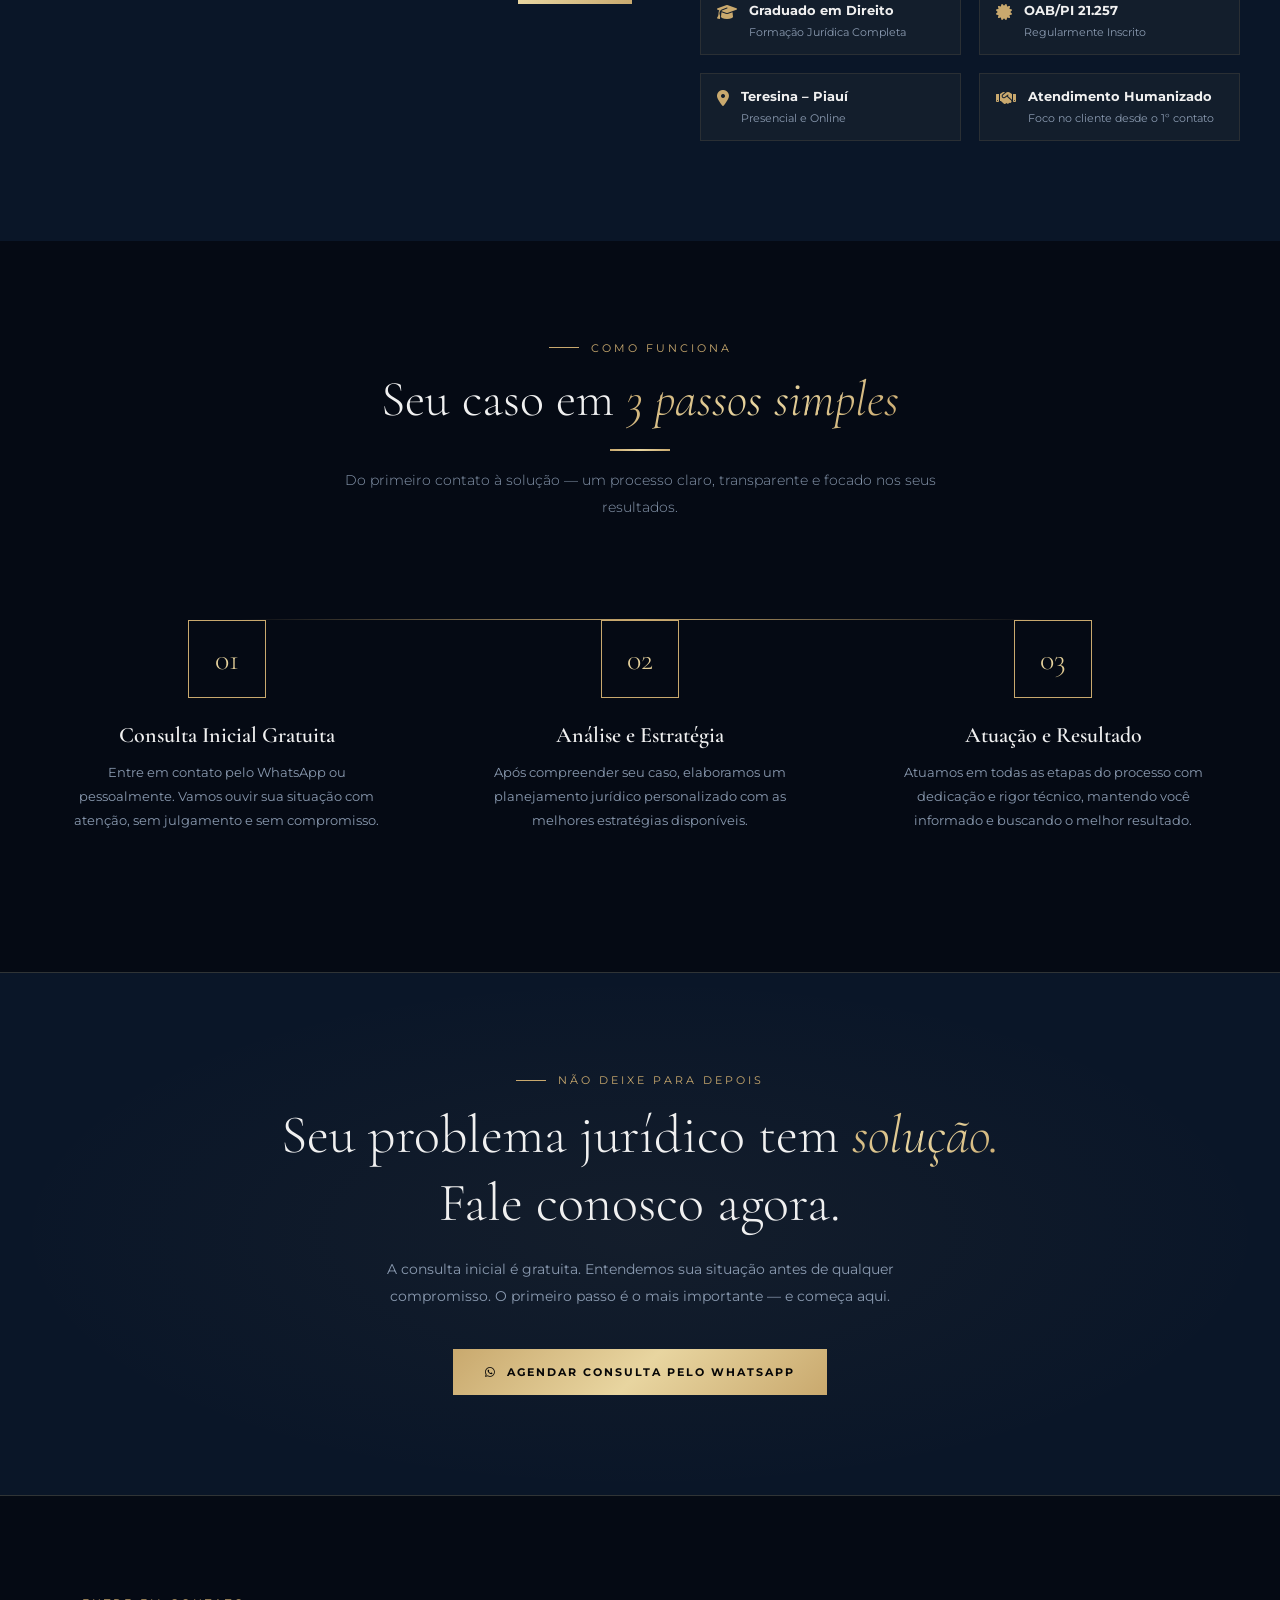
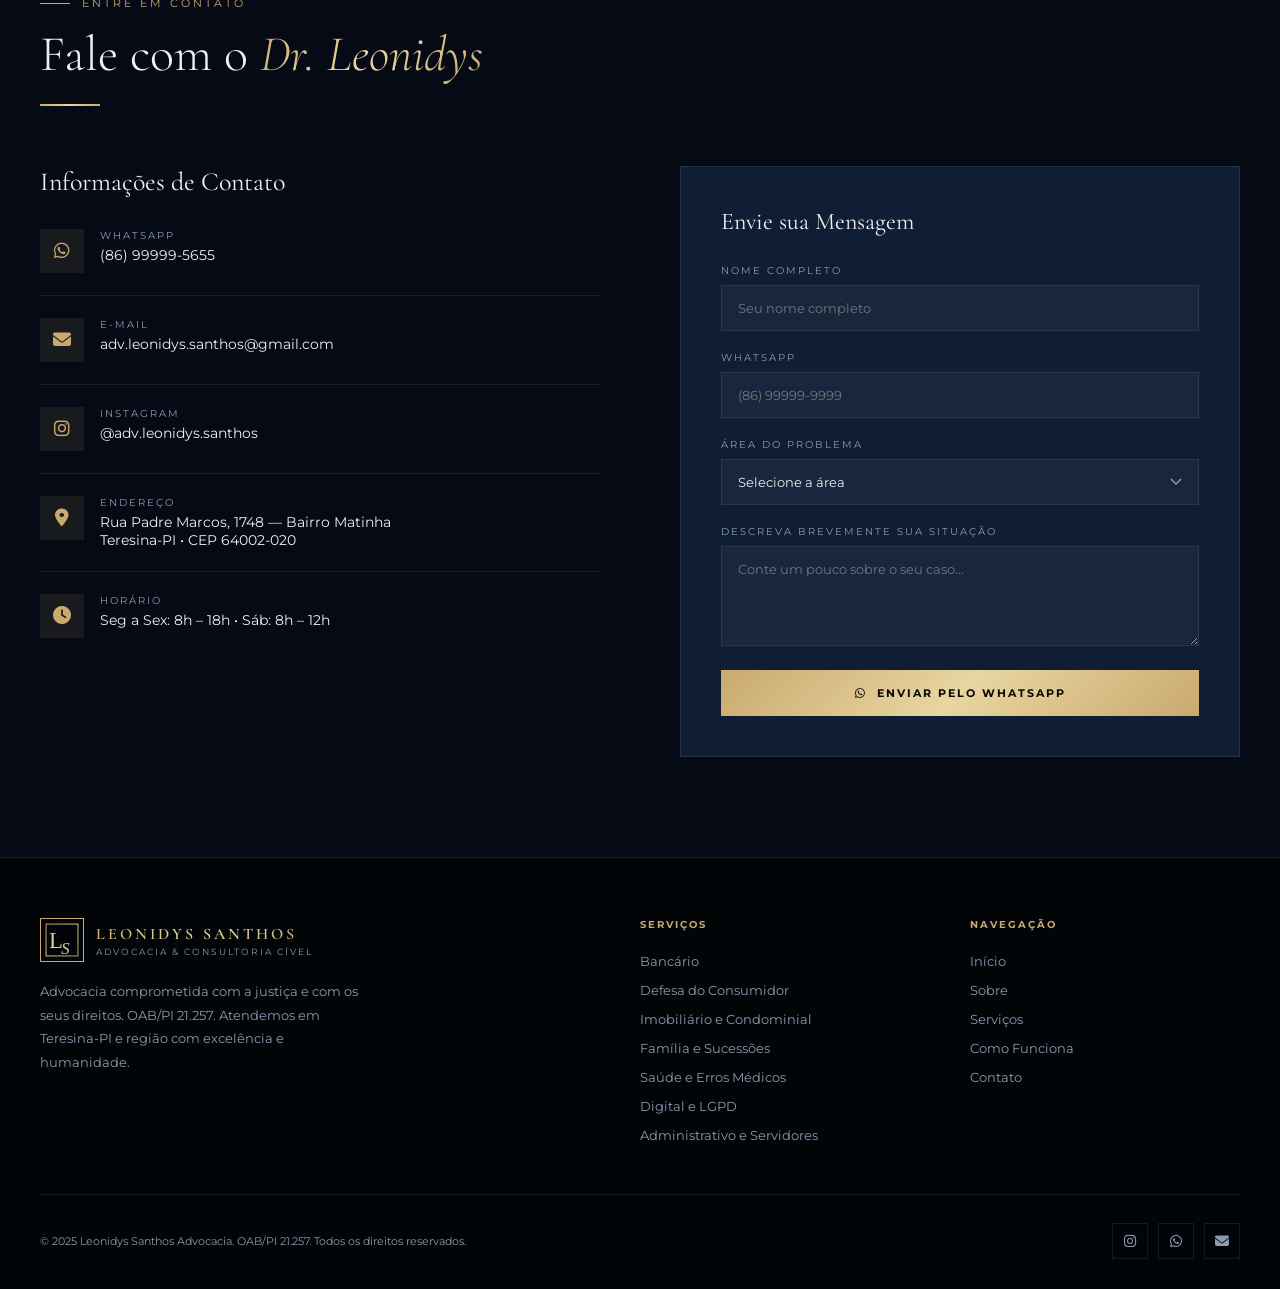
<file: landing-leonidys/index.html>
<!DOCTYPE html>
<html lang="pt-BR">
<head>
    <meta charset="UTF-8">
    <meta name="viewport" content="width=device-width, initial-scale=1.0">
    <meta name="description" content="Francisco Leonidys Santhos - Advocacia e Consultoria Jurídica em Teresina-PI. OAB/PI 21.257. Bancário, Defesa do Consumidor, Imobiliário e Condominial, Família e Sucessões, Saúde, Digital e LGPD, Administrativo e Servidores.">
    <title>Leonidys Santhos Advogado | Teresina-PI</title>

    <link rel="preconnect" href="https://fonts.googleapis.com">
    <link rel="preconnect" href="https://fonts.gstatic.com" crossorigin>
    <link href="https://fonts.googleapis.com/css2?family=Cormorant+Garamond:ital,wght@0,300;0,400;0,600;0,700;1,300;1,400&family=Montserrat:wght@300;400;500;600;700&display=swap" rel="stylesheet">
    <link rel="stylesheet" href="https://cdnjs.cloudflare.com/ajax/libs/font-awesome/6.5.0/css/all.min.css">

    <style>
        :root {
            --bg-primary: #050a14;
            --bg-secondary: #0a1628;
            --bg-card: #0f1e35;
            --gold: #c9a96e;
            --gold-light: #e8d5a0;
            --gold-gradient: linear-gradient(135deg, #c9a96e, #e8d5a0, #c9a96e);
            --silver: #c8c8c8;
            --blue-accent: #1e4080;
            --blue-light: #2a5cad;
            --text-primary: #f0f0f0;
            --text-muted: #8a9ab0;
            --border: rgba(200,200,200,0.1);
        }

        *, *::before, *::after { margin: 0; padding: 0; box-sizing: border-box; }
        html { scroll-behavior: smooth; }

        body {
            font-family: 'Montserrat', sans-serif;
            background-color: var(--bg-primary);
            color: var(--text-primary);
            overflow-x: hidden;
        }

        /* ── NAVBAR ── */
        .navbar {
            position: fixed;
            top: 0; width: 100%; z-index: 1000;
            padding: 20px 40px;
            display: flex;
            justify-content: space-between;
            align-items: center;
            background: rgba(5,10,20,0.85);
            backdrop-filter: blur(12px);
            border-bottom: 1px solid rgba(201,169,110,0.2);
            transition: padding 0.3s ease, background 0.3s ease;
        }
        .navbar.scrolled { padding: 12px 40px; background: rgba(5,10,20,0.98); }

        .logo { display: flex; align-items: center; gap: 14px; text-decoration: none; }
        .logo-monogram {
            width: 52px; height: 52px;
            border: 1.5px solid var(--gold);
            display: flex; align-items: center; justify-content: center;
            flex-shrink: 0;
        }
        .logo-monogram svg { width: 38px; height: 38px; }
        .logo-text { display: flex; flex-direction: column; }
        .logo-name {
            font-family: 'Cormorant Garamond', serif;
            font-size: 18px; font-weight: 600; letter-spacing: 3px;
            background: var(--gold-gradient);
            -webkit-background-clip: text; -webkit-text-fill-color: transparent; background-clip: text;
        }
        .logo-tagline { font-size: 9px; letter-spacing: 2px; color: var(--text-muted); text-transform: uppercase; margin-top: 2px; }

        .nav-cta {
            background: transparent;
            border: 1px solid var(--gold);
            color: var(--gold);
            padding: 10px 26px;
            font-family: 'Montserrat', sans-serif;
            font-size: 11px; font-weight: 700; letter-spacing: 2px;
            text-transform: uppercase; text-decoration: none;
            transition: all 0.3s ease;
        }
        .nav-cta:hover { background: var(--gold); color: var(--bg-primary); }

        /* ── HERO ── */
        .hero {
            min-height: 100vh;
            display: flex; align-items: center;
            padding: 130px 40px 90px;
            position: relative; overflow: hidden;
        }

        .geo-svg {
            position: absolute; top: 0; bottom: 0;
            width: 220px; opacity: 0.25; pointer-events: none;
        }
        .geo-svg.left { left: 0; }
        .geo-svg.right { right: 0; }

        .hero-content {
            position: relative; z-index: 2;
            max-width: 1200px; margin: 0 auto; width: 100%;
            display: grid; grid-template-columns: 1fr 1fr;
            gap: 80px; align-items: center;
        }

        .hero-badge {
            display: inline-flex; align-items: center; gap: 10px;
            border: 1px solid rgba(201,169,110,0.4);
            padding: 7px 18px; margin-bottom: 28px;
            font-size: 11px; letter-spacing: 2px; color: var(--gold);
            text-transform: uppercase;
        }
        .hero-badge::before { content:''; width:6px; height:6px; background:var(--gold); border-radius:50%; }

        .hero-title {
            font-family: 'Cormorant Garamond', serif;
            font-size: clamp(36px,5vw,62px); font-weight: 300; line-height: 1.15;
            margin-bottom: 24px;
        }
        .hero-title em {
            font-style: italic;
            background: var(--gold-gradient);
            -webkit-background-clip: text; -webkit-text-fill-color: transparent; background-clip: text;
        }

        .hero-sub {
            font-size: 14px; font-weight: 300; line-height: 1.9;
            color: var(--text-muted); max-width: 480px; margin-bottom: 40px;
        }

        .hero-ctas { display: flex; gap: 16px; flex-wrap: wrap; }

        /* ── BUTTONS ── */
        .btn-primary {
            display: inline-flex; align-items: center; gap: 10px;
            background: var(--gold-gradient);
            color: #070707; padding: 16px 32px;
            font-family: 'Montserrat', sans-serif;
            font-size: 11px; font-weight: 700; letter-spacing: 2px;
            text-transform: uppercase; text-decoration: none;
            border: none; cursor: pointer;
            transition: transform 0.3s, box-shadow 0.3s;
        }
        .btn-primary:hover { transform: translateY(-2px); box-shadow: 0 12px 32px rgba(201,169,110,0.35); }

        .btn-secondary {
            display: inline-flex; align-items: center; gap: 10px;
            background: transparent; color: var(--text-primary);
            padding: 16px 32px;
            font-family: 'Montserrat', sans-serif;
            font-size: 11px; font-weight: 600; letter-spacing: 2px;
            text-transform: uppercase; text-decoration: none;
            border: 1px solid rgba(200,200,200,0.25);
            transition: all 0.3s ease;
        }
        .btn-secondary:hover { border-color: var(--gold); color: var(--gold); }

        /* ── HERO IMAGE ── */
        .hero-image-wrap { position: relative; }
        .hero-image-frame { position: relative; padding: 18px; }
        .hero-image-frame::before {
            content:''; position:absolute;
            top:0; right:0; width:68%; height:68%;
            border-top: 2px solid var(--gold); border-right: 2px solid var(--gold);
        }
        .hero-image-frame::after {
            content:''; position:absolute;
            bottom:0; left:0; width:68%; height:68%;
            border-bottom: 2px solid var(--gold); border-left: 2px solid var(--gold);
        }
        .hero-image {
            width: 100%; max-height: 620px;
            object-fit: cover; object-position: center top;
            display: block; position: relative; z-index: 1;
            filter: grayscale(15%) contrast(1.05);
        }
        .hero-image-badge {
            position: absolute; bottom: 36px; left: -10px;
            background: var(--bg-primary);
            border: 1px solid rgba(201,169,110,0.35);
            padding: 16px 22px; z-index: 3;
        }
        .hero-image-badge .num {
            font-family: 'Cormorant Garamond', serif;
            font-size: 34px; font-weight: 700; line-height: 1;
            background: var(--gold-gradient);
            -webkit-background-clip: text; -webkit-text-fill-color: transparent; background-clip: text;
        }
        .hero-image-badge .lbl {
            font-size: 10px; letter-spacing: 1.5px; color: var(--text-muted);
            text-transform: uppercase; margin-top: 4px;
        }

        /* ── STATS BAR ── */
        .stats-bar {
            background: var(--bg-secondary);
            border-top: 1px solid rgba(201,169,110,0.15);
            border-bottom: 1px solid rgba(201,169,110,0.15);
            padding: 48px 40px;
        }
        .stats-grid {
            max-width: 1200px; margin: 0 auto;
            display: grid; grid-template-columns: repeat(4,1fr); gap: 20px;
        }
        .stat-item { text-align: center; padding: 20px; border-right: 1px solid var(--border); }
        .stat-item:last-child { border-right: none; }
        .stat-number {
            font-family: 'Cormorant Garamond', serif;
            font-size: 46px; font-weight: 700; line-height: 1;
            background: var(--gold-gradient);
            -webkit-background-clip: text; -webkit-text-fill-color: transparent; background-clip: text;
        }
        .stat-label { font-size: 10px; letter-spacing: 1.5px; color: var(--text-muted); text-transform: uppercase; margin-top: 8px; }

        /* ── SECTIONS ── */
        .section { padding: 100px 40px; }
        .container { max-width: 1200px; margin: 0 auto; }

        .section-label {
            font-size: 11px; letter-spacing: 3px; color: var(--gold);
            text-transform: uppercase; margin-bottom: 14px;
            display: flex; align-items: center; gap: 12px;
        }
        .section-label::before { content:''; display:inline-block; width:30px; height:1px; background:var(--gold); }

        .section-title {
            font-family: 'Cormorant Garamond', serif;
            font-size: clamp(30px,4vw,50px); font-weight: 300; line-height: 1.2; margin-bottom: 18px;
        }
        .section-title em {
            font-style: italic;
            background: var(--gold-gradient);
            -webkit-background-clip: text; -webkit-text-fill-color: transparent; background-clip: text;
        }
        .section-sub {
            font-size: 14px; font-weight: 300; line-height: 1.9;
            color: var(--text-muted); max-width: 600px; margin-bottom: 60px;
        }
        .gold-divider { width: 60px; height: 2px; background: var(--gold-gradient); margin: 20px 0 36px; }

        /* ── PROBLEMS ── */
        .problems { background: var(--bg-secondary); }
        .problems-grid {
            display: grid; grid-template-columns: repeat(3,1fr); gap: 24px; margin-top: 20px;
        }
        .problem-card {
            background: var(--bg-card);
            border: 1px solid var(--border);
            border-left: 3px solid var(--gold);
            padding: 32px;
            transition: transform 0.3s, box-shadow 0.3s;
        }
        .problem-card:hover { transform: translateY(-5px); box-shadow: 0 24px 48px rgba(0,0,0,0.35); }
        .prob-icon {
            width: 50px; height: 50px;
            background: rgba(201,169,110,0.1);
            display: flex; align-items: center; justify-content: center;
            font-size: 20px; color: var(--gold); margin-bottom: 20px;
        }
        .problem-card h3 {
            font-family: 'Cormorant Garamond', serif;
            font-size: 20px; font-weight: 600; margin-bottom: 10px;
        }
        .problem-card p { font-size: 13px; line-height: 1.75; color: var(--text-muted); }

        /* ── SERVICES ── */
        .services-grid {
            display: grid; grid-template-columns: repeat(2,1fr); gap: 28px; margin-top: 20px;
        }
        .service-card {
            background: var(--bg-card);
            border: 1px solid var(--border);
            padding: 40px; position: relative; overflow: hidden;
            transition: transform 0.4s, box-shadow 0.4s, border-color 0.4s;
        }
        .service-card::before {
            content:''; position:absolute; top:0; left:0; right:0; height:2px;
            background: var(--gold-gradient);
            transform: scaleX(0); transform-origin: left;
            transition: transform 0.4s ease;
        }
        .service-card:hover::before { transform: scaleX(1); }
        .service-card:hover { transform: translateY(-6px); box-shadow: 0 32px 64px rgba(0,0,0,0.4); border-color: rgba(201,169,110,0.25); }

        .svc-num {
            font-family: 'Cormorant Garamond', serif;
            font-size: 80px; font-weight: 700;
            color: rgba(201,169,110,0.08); line-height: 1;
            position: absolute; top: 16px; right: 24px; pointer-events: none;
        }
        .svc-icon {
            width: 58px; height: 58px;
            background: rgba(201,169,110,0.1);
            display: flex; align-items: center; justify-content: center;
            font-size: 22px; color: var(--gold); margin-bottom: 24px;
        }
        .service-card h3 { font-family: 'Cormorant Garamond', serif; font-size: 26px; font-weight: 600; margin-bottom: 14px; }
        .service-card p { font-size: 13px; line-height: 1.85; color: var(--text-muted); margin-bottom: 24px; }
        .service-tags { display: flex; flex-wrap: wrap; gap: 8px; }
        .tag {
            font-size: 10px; letter-spacing: 1px; color: var(--gold);
            border: 1px solid rgba(201,169,110,0.3);
            padding: 4px 12px; text-transform: uppercase;
        }

        /* ── ABOUT ── */
        .about { background: var(--bg-secondary); }
        .about-grid { display: grid; grid-template-columns: 1fr 1fr; gap: 80px; align-items: center; }

        .about-image-frame { position: relative; }
        .about-image-frame::before {
            content:''; position:absolute;
            top:-22px; left:-22px; width:55%; height:55%;
            border-top: 2px solid var(--gold); border-left: 2px solid var(--gold); z-index:0;
        }
        .about-image-frame::after {
            content:''; position:absolute;
            bottom:-22px; right:-22px; width:55%; height:55%;
            border-bottom: 2px solid var(--gold); border-right: 2px solid var(--gold); z-index:0;
        }
        .about-image {
            width: 100%; display:block; position:relative; z-index:1;
            object-fit: cover; filter: grayscale(10%);
        }
        .oab-badge {
            position: absolute; bottom:-32px; right:-32px; z-index:2;
            width: 114px; height: 114px;
            background: var(--gold-gradient);
            display: flex; flex-direction:column; align-items:center; justify-content:center;
            text-align: center;
        }
        .oab-badge .ob-t { font-size: 10px; font-weight: 700; letter-spacing: 1px; color: #060606; }
        .oab-badge .ob-n { font-family: 'Cormorant Garamond', serif; font-size: 22px; font-weight: 700; color: #060606; }
        .oab-badge .ob-s { font-size: 8px; letter-spacing: 0.5px; color: #2a2a2a; margin-top: 2px; }

        .about-text { padding-left: 20px; }
        .about-text h2 {
            font-family: 'Cormorant Garamond', serif;
            font-size: clamp(28px,3.5vw,44px); font-weight: 300; line-height: 1.2; margin-bottom: 24px;
        }
        .about-text h2 em {
            font-style: italic;
            background: var(--gold-gradient);
            -webkit-background-clip: text; -webkit-text-fill-color: transparent; background-clip: text;
        }
        .about-text p { font-size: 14px; line-height: 1.9; color: var(--text-muted); margin-bottom: 18px; }

        .credentials { display: grid; grid-template-columns: 1fr 1fr; gap: 18px; margin-top: 32px; }
        .cred {
            display: flex; align-items: flex-start; gap: 12px;
            padding: 14px 16px;
            background: rgba(201,169,110,0.05);
            border: 1px solid rgba(201,169,110,0.12);
        }
        .cred i { color: var(--gold); font-size: 16px; margin-top: 2px; flex-shrink:0; }
        .cred-txt strong { display:block; font-size: 13px; color: var(--text-primary); margin-bottom: 3px; }
        .cred-txt span { font-size: 11px; color: var(--text-muted); }

        /* ── PROCESS ── */
        .process-grid { display: grid; grid-template-columns: repeat(3,1fr); gap: 40px; margin-top: 60px; position: relative; }
        .process-grid::before {
            content:''; position:absolute;
            top: 39px; left: 16.5%; right: 16.5%;
            height: 1px; background: linear-gradient(90deg, transparent, var(--gold), transparent);
        }
        .process-step { text-align: center; padding: 40px 20px; }
        .proc-num {
            width: 78px; height: 78px;
            border: 1px solid var(--gold);
            display: flex; align-items:center; justify-content:center;
            margin: 0 auto 24px;
            font-family: 'Cormorant Garamond', serif;
            font-size: 30px; font-weight: 300;
            background: var(--gold-gradient);
            -webkit-background-clip: text; -webkit-text-fill-color: transparent; background-clip: text;
            position: relative; z-index: 1;
            background-color: var(--bg-primary);
        }
        .process-step h3 { font-family: 'Cormorant Garamond', serif; font-size: 22px; font-weight: 600; margin-bottom: 12px; }
        .process-step p { font-size: 13px; line-height: 1.85; color: var(--text-muted); }

        /* ── CTA BAND ── */
        .cta-band {
            background: var(--bg-secondary);
            border-top: 1px solid rgba(201,169,110,0.2);
            border-bottom: 1px solid rgba(201,169,110,0.2);
            padding: 100px 40px; text-align: center; position: relative; overflow: hidden;
        }
        .cta-band::before {
            content:''; position:absolute; inset:0;
            background: radial-gradient(ellipse at center, rgba(201,169,110,0.05) 0%, transparent 70%);
        }
        .cta-band h2 {
            font-family: 'Cormorant Garamond', serif;
            font-size: clamp(30px,4.5vw,54px); font-weight: 300; line-height: 1.25; margin-bottom: 20px;
            position: relative;
        }
        .cta-band h2 em {
            font-style: italic;
            background: var(--gold-gradient);
            -webkit-background-clip: text; -webkit-text-fill-color: transparent; background-clip: text;
        }
        .cta-band p {
            font-size: 14px; line-height: 1.9; color: var(--text-muted);
            max-width: 580px; margin: 0 auto 40px; position: relative;
        }

        /* ── CONTACT ── */
        .contact-grid { display: grid; grid-template-columns: 1fr 1fr; gap: 80px; margin-top: 60px; align-items: start; }

        .contact-info h3 { font-family: 'Cormorant Garamond', serif; font-size: 28px; font-weight: 400; margin-bottom: 32px; }
        .contact-item {
            display: flex; align-items: flex-start; gap: 16px;
            margin-bottom: 22px; padding-bottom: 22px;
            border-bottom: 1px solid var(--border);
        }
        .contact-item:last-child { border-bottom: none; }
        .ci-icon {
            width: 44px; height: 44px; flex-shrink:0;
            background: rgba(201,169,110,0.1);
            display: flex; align-items:center; justify-content:center;
            color: var(--gold); font-size: 18px;
        }
        .ci-label { font-size: 10px; letter-spacing: 2px; color: var(--text-muted); text-transform: uppercase; margin-bottom: 4px; }
        .ci-value { font-size: 14px; color: var(--text-primary); text-decoration: none; display: block; }
        .ci-value:hover { color: var(--gold); }

        .contact-form { background: var(--bg-card); border: 1px solid var(--border); padding: 40px; }
        .contact-form h3 { font-family: 'Cormorant Garamond', serif; font-size: 24px; font-weight: 400; margin-bottom: 28px; }
        .form-group { margin-bottom: 20px; }
        .form-group label { display:block; font-size:10px; letter-spacing:2px; color:var(--text-muted); text-transform:uppercase; margin-bottom:8px; }
        .form-group input,
        .form-group select,
        .form-group textarea {
            width:100%; background:rgba(255,255,255,0.04);
            border:1px solid var(--border); color:var(--text-primary);
            padding:14px 16px; font-family:'Montserrat',sans-serif; font-size:13px;
            outline:none; transition:border-color 0.3s;
            -webkit-appearance:none; appearance:none;
        }
        .form-group input:focus,
        .form-group select:focus,
        .form-group textarea:focus { border-color: var(--gold); }
        .form-group select { background-image: url("data:image/svg+xml,%3Csvg xmlns='http://www.w3.org/2000/svg' width='12' height='8' viewBox='0 0 12 8'%3E%3Cpath d='M1 1l5 5 5-5' stroke='%238a9ab0' stroke-width='1.5' fill='none'/%3E%3C/svg%3E"); background-repeat:no-repeat; background-position:right 16px center; }
        .form-group select option { background: #0a1628; }
        .form-group textarea { resize:vertical; min-height:100px; }

        /* ── FOOTER ── */
        footer { background: #020508; border-top:1px solid rgba(201,169,110,0.15); padding:60px 40px 30px; }
        .footer-top {
            max-width:1200px; margin:0 auto;
            display:grid; grid-template-columns:2fr 1fr 1fr; gap:60px;
            padding-bottom:40px; border-bottom:1px solid var(--border);
        }
        .footer-brand p { font-size:13px; line-height:1.8; color:var(--text-muted); margin-top:18px; max-width:320px; }
        .footer-col h4 { font-size:10px; letter-spacing:2px; color:var(--gold); text-transform:uppercase; margin-bottom:20px; }
        .footer-col ul { list-style:none; }
        .footer-col ul li { margin-bottom:10px; }
        .footer-col ul li a { font-size:13px; color:var(--text-muted); text-decoration:none; transition:color 0.3s; }
        .footer-col ul li a:hover { color:var(--gold); }
        .footer-bottom {
            max-width:1200px; margin:0 auto; padding-top:28px;
            display:flex; justify-content:space-between; align-items:center;
            font-size:11px; color:var(--text-muted);
        }
        .socials { display:flex; gap:10px; }
        .social-a {
            width:36px; height:36px;
            border:1px solid var(--border);
            display:flex; align-items:center; justify-content:center;
            color:var(--text-muted); font-size:14px; text-decoration:none;
            transition:all 0.3s;
        }
        .social-a:hover { border-color:var(--gold); color:var(--gold); }

        /* ── WHATSAPP FLOAT ── */
        .wa-float { position:fixed; bottom:28px; right:28px; z-index:9999; display:flex; flex-direction:column; align-items:flex-end; gap:10px; }
        .wa-lbl {
            background:var(--bg-secondary); border:1px solid var(--border);
            padding:8px 16px; font-size:12px; color:var(--text-primary);
            white-space:nowrap; opacity:0; transform:translateX(10px);
            transition:all 0.3s ease;
        }
        .wa-float:hover .wa-lbl { opacity:1; transform:translateX(0); }
        .wa-btn {
            width:60px; height:60px; background:#25d366; border-radius:50%;
            display:flex; align-items:center; justify-content:center;
            font-size:28px; color:white; text-decoration:none;
            box-shadow:0 4px 20px rgba(37,211,102,0.4);
            transition:transform 0.3s, box-shadow 0.3s;
            animation: waPulse 2.5s infinite;
        }
        .wa-btn:hover { transform:scale(1.1); box-shadow:0 6px 32px rgba(37,211,102,0.6); }
        @keyframes waPulse {
            0%,100% { box-shadow:0 4px 20px rgba(37,211,102,0.4); }
            50% { box-shadow:0 4px 32px rgba(37,211,102,0.75); }
        }

        /* ── FADE IN ── */
        .fade-in { opacity:0; transform:translateY(28px); transition:opacity 0.7s ease, transform 0.7s ease; }
        .fade-in.visible { opacity:1; transform:translateY(0); }
        .fade-in:nth-child(2) { transition-delay:0.1s; }
        .fade-in:nth-child(3) { transition-delay:0.2s; }
        .fade-in:nth-child(4) { transition-delay:0.3s; }
        .fade-in:nth-child(5) { transition-delay:0.1s; }
        .fade-in:nth-child(6) { transition-delay:0.2s; }

        /* ── RESPONSIVE ── */
        @media (max-width:1024px) {
            .hero-content, .about-grid, .contact-grid { grid-template-columns:1fr; gap:60px; }
            .services-grid { grid-template-columns:1fr; }
            .problems-grid { grid-template-columns:1fr 1fr; }
            .stats-grid { grid-template-columns:repeat(2,1fr); }
            .footer-top { grid-template-columns:1fr 1fr; }
            .about-text { padding-left:0; }
            .oab-badge { right:0; bottom:-30px; }
        }
        @media (max-width:768px) {
            .navbar { padding:16px 20px; }
            .navbar.scrolled { padding:10px 20px; }
            .logo-name { font-size:14px; }
            .logo-tagline { display:none; }
            .section, .hero { padding:80px 20px; }
            .hero { padding-top:100px; }
            .stats-bar { padding:40px 20px; }
            .problems-grid, .process-grid { grid-template-columns:1fr; }
            .process-grid::before { display:none; }
            .stats-grid { grid-template-columns:repeat(2,1fr); }
            .stat-item { border-right:none; border-bottom:1px solid var(--border); }
            .stat-item:nth-child(even) { border-right:none; }
            .footer-top { grid-template-columns:1fr; gap:36px; }
            .footer-bottom { flex-direction:column; gap:16px; text-align:center; }
            .hero-ctas { flex-direction:column; }
            .btn-primary, .btn-secondary { justify-content:center; width:100%; }
            .contact-grid { grid-template-columns:1fr; gap:48px; }
            .credentials { grid-template-columns:1fr; }
            .cta-band { padding:70px 20px; }
            .geo-svg { display:none; }
        }
    </style>
</head>
<body>

<!-- NAVBAR -->
<nav class="navbar" id="navbar">
    <a href="#inicio" class="logo">
        <div class="logo-monogram">
            <svg viewBox="0 0 50 50" fill="none" xmlns="http://www.w3.org/2000/svg">
                <defs>
                    <linearGradient id="g1" x1="0" y1="0" x2="1" y2="1">
                        <stop offset="0%" stop-color="#c9a96e"/>
                        <stop offset="50%" stop-color="#e8d5a0"/>
                        <stop offset="100%" stop-color="#c9a96e"/>
                    </linearGradient>
                </defs>
                <rect x="4" y="4" width="42" height="42" stroke="url(#g1)" stroke-width="1.2"/>
                <text x="8" y="36" font-family="Georgia,serif" font-size="30" fill="url(#g1)" font-weight="400">L</text>
                <text x="24" y="43" font-family="Georgia,serif" font-size="22" fill="url(#g1)" font-style="italic">S</text>
            </svg>
        </div>
        <div class="logo-text">
            <span class="logo-name">LEONIDYS SANTHOS</span>
            <span class="logo-tagline">Advocacia &amp; Consultoria Cível</span>
        </div>
    </a>
    <a href="https://wa.me/5586999995655?text=Ol%C3%A1%2C%20Dr.%20Leonidys!%20Gostaria%20de%20agendar%20uma%20consulta%20gratuita." class="nav-cta" target="_blank" rel="noopener">
        Consulta Gratuita
    </a>
</nav>

<!-- HERO -->
<section class="hero" id="inicio">
    <svg class="geo-svg left" viewBox="0 0 220 900" fill="none" xmlns="http://www.w3.org/2000/svg">
        <rect x="12" y="60" width="90" height="90" stroke="#1e4080" stroke-width="1"/>
        <rect x="24" y="72" width="66" height="66" stroke="#1e4080" stroke-width="0.6"/>
        <line x1="102" y1="105" x2="220" y2="105" stroke="#1e4080" stroke-width="0.5"/>
        <rect x="12" y="220" width="110" height="110" stroke="#2a5cad" stroke-width="1"/>
        <rect x="28" y="236" width="78" height="78" stroke="#2a5cad" stroke-width="0.6"/>
        <line x1="122" y1="275" x2="220" y2="275" stroke="#2a5cad" stroke-width="0.5"/>
        <rect x="30" y="420" width="70" height="70" stroke="#1e4080" stroke-width="1"/>
        <rect x="42" y="432" width="46" height="46" stroke="#1e4080" stroke-width="0.5"/>
        <rect x="10" y="600" width="50" height="50" stroke="#2a5cad" stroke-width="0.8"/>
    </svg>
    <svg class="geo-svg right" viewBox="0 0 220 900" fill="none" xmlns="http://www.w3.org/2000/svg">
        <rect x="118" y="80" width="90" height="90" stroke="#1e4080" stroke-width="1"/>
        <rect x="130" y="92" width="66" height="66" stroke="#1e4080" stroke-width="0.6"/>
        <line x1="0" y1="125" x2="118" y2="125" stroke="#1e4080" stroke-width="0.5"/>
        <rect x="98" y="260" width="110" height="110" stroke="#2a5cad" stroke-width="1"/>
        <rect x="114" y="276" width="78" height="78" stroke="#2a5cad" stroke-width="0.6"/>
        <line x1="0" y1="315" x2="98" y2="315" stroke="#2a5cad" stroke-width="0.5"/>
        <rect x="140" y="470" width="70" height="70" stroke="#1e4080" stroke-width="1"/>
        <rect x="155" y="485" width="44" height="44" stroke="#1e4080" stroke-width="0.5"/>
    </svg>

    <div class="hero-content">
        <div>
            <div class="hero-badge">OAB/PI 21.257 &mdash; Teresina, Piauí</div>
            <h1 class="hero-title">
                Seu direito merece<br>defesa <em>competente<br>e dedicada.</em>
            </h1>
            <p class="hero-sub">
                Quando a vida coloca você diante de um problema familiar, uma dívida abusiva ou um conflito jurídico, você precisa de um advogado que entenda sua situação e lute pelos seus direitos com firmeza e humanidade.
            </p>
            <div class="hero-ctas">
                <a href="https://wa.me/5586999995655?text=Ol%C3%A1%2C%20Dr.%20Leonidys!%20Gostaria%20de%20agendar%20uma%20consulta%20gratuita." class="btn-primary" target="_blank" rel="noopener">
                    <i class="fab fa-whatsapp"></i> Consulta Gratuita
                </a>
                <a href="#servicos" class="btn-secondary">
                    Nossos Serviços <i class="fas fa-arrow-right"></i>
                </a>
            </div>
        </div>
        <div class="hero-image-wrap">
            <div class="hero-image-frame">
                <img
                    src="img/DSC_4840.JPG"
                    alt="Dr. Francisco Leonidys Santhos — Advogado OAB/PI 21.257"
                    class="hero-image">
                <div class="hero-image-badge">
                    <div class="num">5+</div>
                    <div class="lbl">Anos de Atuação</div>
                </div>
            </div>
        </div>
    </div>
</section>

<!-- STATS BAR -->
<div class="stats-bar">
    <div class="stats-grid">
        <div class="stat-item fade-in">
            <div class="stat-number" data-target="500" data-suffix="+">500+</div>
            <div class="stat-label">Casos Atendidos</div>
        </div>
        <div class="stat-item fade-in">
            <div class="stat-number">7</div>
            <div class="stat-label">Áreas de Atuação</div>
        </div>
        <div class="stat-item fade-in">
            <div class="stat-number" data-target="5" data-suffix="+">5+</div>
            <div class="stat-label">Anos de Experiência</div>
        </div>
        <div class="stat-item fade-in">
            <div class="stat-number" data-target="100" data-suffix="%">100%</div>
            <div class="stat-label">Foco no Cliente</div>
        </div>
    </div>
</div>

<!-- PROBLEMS -->
<section class="section problems" id="problemas">
    <div class="container">
        <div class="section-label">Estamos aqui por você</div>
        <h2 class="section-title">Você está passando por <em>alguma dessas situações?</em></h2>
        <div class="gold-divider"></div>
        <p class="section-sub">Reconheça se alguma dessas situações se encaixa no que você está vivendo. Você não precisa enfrentar isso sozinho.</p>

        <div class="problems-grid">
            <div class="problem-card fade-in">
                <div class="prob-icon"><i class="fas fa-heart-broken"></i></div>
                <h3>Separação ou Divórcio</h3>
                <p>Passando pela dissolução de um casamento ou união estável e não sabe como proteger seus direitos e os dos seus filhos?</p>
            </div>
            <div class="problem-card fade-in">
                <div class="prob-icon"><i class="fas fa-child"></i></div>
                <h3>Guarda e Pensão Alimentícia</h3>
                <p>Com dificuldades para receber pensão ou definir a guarda dos filhos de forma justa e legalmente segura?</p>
            </div>
            <div class="problem-card fade-in">
                <div class="prob-icon"><i class="fas fa-file-invoice-dollar"></i></div>
                <h3>Contratos e Juros Abusivos</h3>
                <p>Pagando juros excessivos em financiamento de veículo, imóvel ou empréstimo e quer revisar o contrato judicialmente?</p>
            </div>
            <div class="problem-card fade-in">
                <div class="prob-icon"><i class="fas fa-scroll"></i></div>
                <h3>Inventário e Herança</h3>
                <p>Perdeu um familiar e precisa regularizar os bens com rapidez, segurança jurídica e sem conflitos entre herdeiros?</p>
            </div>
            <div class="problem-card fade-in">
                <div class="prob-icon"><i class="fas fa-heartbeat"></i></div>
                <h3>Erro Médico ou Plano de Saúde</h3>
                <p>Sofreu negligência médica, teve medicamento negado ou o plano de saúde recusou cobertura indevidamente?</p>
            </div>
            <div class="problem-card fade-in">
                <div class="prob-icon"><i class="fas fa-landmark"></i></div>
                <h3>Servidor Público ou Questão Administrativa</h3>
                <p>Teve direitos violados como servidor público, foi exonerado irregularmente ou enfrenta processo administrativo injusto?</p>
            </div>
        </div>
    </div>
</section>

<!-- SERVICES -->
<section class="section" id="servicos">
    <div class="container">
        <div class="section-label">Áreas de Atuação</div>
        <h2 class="section-title">Soluções jurídicas <em>especializadas</em></h2>
        <div class="gold-divider"></div>
        <p class="section-sub">Atuamos em 7 áreas do direito — bancário, consumidor, imobiliário, família, saúde, digital e administrativo — com assessoria completa do início ao fim do processo.</p>

        <div class="services-grid">
            <div class="service-card fade-in">
                <div class="svc-num">01</div>
                <div class="svc-icon"><i class="fas fa-university"></i></div>
                <h3>Bancário</h3>
                <p>Análise e revisão de contratos bancários para identificar cobranças abusivas, juros ilegais e cláusulas prejudiciais, buscando a redução da dívida e a restituição de valores pagos indevidamente.</p>
                <div class="service-tags">
                    <span class="tag">Revisional de Contratos</span>
                    <span class="tag">Juros Abusivos</span>
                    <span class="tag">Superendividamento</span>
                    <span class="tag">Negativação Indevida</span>
                    <span class="tag">Empréstimos Consignados</span>
                </div>
            </div>

            <div class="service-card fade-in">
                <div class="svc-num">02</div>
                <div class="svc-icon"><i class="fas fa-shield-alt"></i></div>
                <h3>Defesa do Consumidor</h3>
                <p>Proteção dos seus direitos nas relações de consumo, combatendo cobranças indevidas, produtos defeituosos, serviços inadequados e práticas abusivas por fornecedores e prestadores de serviço.</p>
                <div class="service-tags">
                    <span class="tag">Dano Moral</span>
                    <span class="tag">Cobrança Indevida</span>
                    <span class="tag">Produtos Defeituosos</span>
                    <span class="tag">Cancelamento de Serviços</span>
                </div>
            </div>

            <div class="service-card fade-in">
                <div class="svc-num">03</div>
                <div class="svc-icon"><i class="fas fa-home"></i></div>
                <h3>Imobiliário e Condominial</h3>
                <p>Assessoria completa em transações imobiliárias, contratos de compra e venda, locação, regularização de imóveis e resolução de conflitos em condomínios — com segurança jurídica em cada etapa.</p>
                <div class="service-tags">
                    <span class="tag">Compra e Venda</span>
                    <span class="tag">Locação</span>
                    <span class="tag">Conflitos de Condomínio</span>
                    <span class="tag">Usucapião</span>
                    <span class="tag">Distrato</span>
                </div>
            </div>

            <div class="service-card fade-in">
                <div class="svc-num">04</div>
                <div class="svc-icon"><i class="fas fa-users"></i></div>
                <h3>Família e Sucessões</h3>
                <p>Atuação especializada em questões familiares e hereditárias — do divórcio ao inventário — sempre com foco na proteção dos seus direitos e na dignidade de todas as partes envolvidas.</p>
                <div class="service-tags">
                    <span class="tag">Divórcio</span>
                    <span class="tag">Guarda de Filhos</span>
                    <span class="tag">Pensão Alimentícia</span>
                    <span class="tag">Inventário</span>
                    <span class="tag">Testamento</span>
                    <span class="tag">Partilha de Bens</span>
                </div>
            </div>

            <div class="service-card fade-in">
                <div class="svc-num">05</div>
                <div class="svc-icon"><i class="fas fa-heartbeat"></i></div>
                <h3>Saúde, Medicamentos e Erros Médicos</h3>
                <p>Defesa dos seus direitos quando o sistema de saúde falha — seja por erro médico, recusa de cobertura pelo plano de saúde, fornecimento negado de medicamentos ou danos causados por negligência na assistência médica.</p>
                <div class="service-tags">
                    <span class="tag">Erro Médico</span>
                    <span class="tag">Plano de Saúde</span>
                    <span class="tag">Medicamentos</span>
                    <span class="tag">Negligência Médica</span>
                    <span class="tag">Dano Moral</span>
                </div>
            </div>

            <div class="service-card fade-in">
                <div class="svc-num">06</div>
                <div class="svc-icon"><i class="fas fa-laptop"></i></div>
                <h3>Digital e LGPD</h3>
                <p>Atuação na proteção de dados pessoais, combate a crimes digitais, remoção de conteúdo ilícito da internet e garantia dos seus direitos frente ao uso indevido de informações pessoais por empresas e terceiros.</p>
                <div class="service-tags">
                    <span class="tag">Proteção de Dados</span>
                    <span class="tag">LGPD</span>
                    <span class="tag">Crimes Digitais</span>
                    <span class="tag">Direito ao Esquecimento</span>
                    <span class="tag">Fraudes Online</span>
                </div>
            </div>

            <div class="service-card fade-in">
                <div class="svc-num">07</div>
                <div class="svc-icon"><i class="fas fa-landmark"></i></div>
                <h3>Administrativo e Servidores</h3>
                <p>Assessoria jurídica para servidores públicos e cidadãos em questões administrativas — garantindo o cumprimento de direitos, combatendo ilegalidades em concursos, exonerações e processos administrativos.</p>
                <div class="service-tags">
                    <span class="tag">Servidores Públicos</span>
                    <span class="tag">Concurso Público</span>
                    <span class="tag">Processos Administrativos</span>
                    <span class="tag">Estabilidade</span>
                    <span class="tag">Revisão de Vencimentos</span>
                </div>
            </div>
        </div>
    </div>
</section>

<!-- ABOUT -->
<section class="section about" id="sobre">
    <div class="container">
        <div class="about-grid">
            <div class="fade-in">
                <div class="about-image-frame">
                    <img
                        src="img/DSC_4855.JPG"
                        alt="Dr. Francisco Leonidys Santhos"
                        class="about-image">
                    <div class="oab-badge">
                        <span class="ob-t">OAB/PI</span>
                        <span class="ob-n">21.257</span>
                        <span class="ob-s">Regularmente Inscrito</span>
                    </div>
                </div>
            </div>

            <div class="about-text fade-in">
                <div class="section-label">Sobre o Advogado</div>
                <h2>Dr. Francisco <em>Leonidys</em> Santhos</h2>
                <div class="gold-divider"></div>
                <p>
                    Advogado regularmente inscrito na OAB/PI sob o número 21.257, Dr. Francisco Leonidys Santhos é especialista em Advocacia Cível e Consultoria Jurídica, atuando em Teresina-PI com foco em oferecer soluções jurídicas eficientes e humanizadas.
                </p>
                <p>
                    Com trajetória construída sobre dedicação e estudo contínuo, atende pessoas em situações jurídicas complexas nas áreas de Direito Bancário, Defesa do Consumidor, Imobiliário e Condominial, Família e Sucessões, Saúde, Digital e LGPD, e Administrativo. Sua abordagem combina rigor técnico com sensibilidade humana — porque entender profundamente o problema do cliente é sempre o primeiro passo para resolvê-lo.
                </p>
                <p>
                    Acredita que a advocacia vai além dos processos: trata-se de oferecer segurança e clareza para quem mais precisa, guiando cada cliente com transparência e responsabilidade do início ao fim.
                </p>

                <div class="credentials">
                    <div class="cred">
                        <i class="fas fa-graduation-cap"></i>
                        <div class="cred-txt">
                            <strong>Graduado em Direito</strong>
                            <span>Formação Jurídica Completa</span>
                        </div>
                    </div>
                    <div class="cred">
                        <i class="fas fa-certificate"></i>
                        <div class="cred-txt">
                            <strong>OAB/PI 21.257</strong>
                            <span>Regularmente Inscrito</span>
                        </div>
                    </div>
                    <div class="cred">
                        <i class="fas fa-map-marker-alt"></i>
                        <div class="cred-txt">
                            <strong>Teresina &ndash; Piauí</strong>
                            <span>Presencial e Online</span>
                        </div>
                    </div>
                    <div class="cred">
                        <i class="fas fa-handshake"></i>
                        <div class="cred-txt">
                            <strong>Atendimento Humanizado</strong>
                            <span>Foco no cliente desde o 1º contato</span>
                        </div>
                    </div>
                </div>
            </div>
        </div>
    </div>
</section>

<!-- PROCESS -->
<section class="section" id="processo">
    <div class="container">
        <div style="text-align:center">
            <div class="section-label" style="justify-content:center">Como funciona</div>
            <h2 class="section-title">Seu caso em <em>3 passos simples</em></h2>
            <div class="gold-divider" style="margin:20px auto 16px"></div>
            <p class="section-sub" style="margin:0 auto">Do primeiro contato à solução — um processo claro, transparente e focado nos seus resultados.</p>
        </div>

        <div class="process-grid">
            <div class="process-step fade-in">
                <div class="proc-num">01</div>
                <h3>Consulta Inicial Gratuita</h3>
                <p>Entre em contato pelo WhatsApp ou pessoalmente. Vamos ouvir sua situação com atenção, sem julgamento e sem compromisso.</p>
            </div>
            <div class="process-step fade-in">
                <div class="proc-num">02</div>
                <h3>Análise e Estratégia</h3>
                <p>Após compreender seu caso, elaboramos um planejamento jurídico personalizado com as melhores estratégias disponíveis.</p>
            </div>
            <div class="process-step fade-in">
                <div class="proc-num">03</div>
                <h3>Atuação e Resultado</h3>
                <p>Atuamos em todas as etapas do processo com dedicação e rigor técnico, mantendo você informado e buscando o melhor resultado.</p>
            </div>
        </div>
    </div>
</section>

<!-- CTA BAND -->
<section class="cta-band" id="agendar">
    <div class="container" style="position:relative;z-index:1">
        <div class="section-label" style="justify-content:center">Não deixe para depois</div>
        <h2>Seu problema jurídico tem <em>solução.</em><br>Fale conosco agora.</h2>
        <p>A consulta inicial é gratuita. Entendemos sua situação antes de qualquer compromisso. O primeiro passo é o mais importante — e começa aqui.</p>
        <a href="https://wa.me/5586999995655?text=Ol%C3%A1%2C%20Dr.%20Leonidys!%20Gostaria%20de%20agendar%20minha%20consulta%20gratuita." class="btn-primary" target="_blank" rel="noopener" style="display:inline-flex;margin:0 auto">
            <i class="fab fa-whatsapp"></i> Agendar Consulta pelo WhatsApp
        </a>
    </div>
</section>

<!-- CONTACT -->
<section class="section" id="contato">
    <div class="container">
        <div class="section-label">Entre em contato</div>
        <h2 class="section-title">Fale com o <em>Dr. Leonidys</em></h2>
        <div class="gold-divider"></div>

        <div class="contact-grid">
            <div class="fade-in">
                <h3 class="contact-info" style="font-family:'Cormorant Garamond',serif;font-size:26px;font-weight:400;margin-bottom:32px;">Informações de Contato</h3>

                <div class="contact-item">
                    <div class="ci-icon"><i class="fab fa-whatsapp"></i></div>
                    <div>
                        <div class="ci-label">WhatsApp</div>
                        <a href="https://wa.me/5586999995655" class="ci-value" target="_blank" rel="noopener">(86) 99999-5655</a>
                    </div>
                </div>

                <div class="contact-item">
                    <div class="ci-icon"><i class="fas fa-envelope"></i></div>
                    <div>
                        <div class="ci-label">E-mail</div>
                        <a href="mailto:adv.leonidys.santhos@gmail.com" class="ci-value">adv.leonidys.santhos@gmail.com</a>
                    </div>
                </div>

                <div class="contact-item">
                    <div class="ci-icon"><i class="fab fa-instagram"></i></div>
                    <div>
                        <div class="ci-label">Instagram</div>
                        <a href="https://instagram.com/adv.leonidys.santhos" class="ci-value" target="_blank" rel="noopener">@adv.leonidys.santhos</a>
                    </div>
                </div>

                <div class="contact-item">
                    <div class="ci-icon"><i class="fas fa-map-marker-alt"></i></div>
                    <div>
                        <div class="ci-label">Endereço</div>
                        <span class="ci-value">Rua Padre Marcos, 1748 &mdash; Bairro Matinha<br>Teresina-PI &bull; CEP 64002-020</span>
                    </div>
                </div>

                <div class="contact-item">
                    <div class="ci-icon"><i class="fas fa-clock"></i></div>
                    <div>
                        <div class="ci-label">Horário</div>
                        <span class="ci-value">Seg a Sex: 8h &ndash; 18h &bull; Sáb: 8h &ndash; 12h</span>
                    </div>
                </div>
            </div>

            <div class="contact-form fade-in">
                <h3>Envie sua Mensagem</h3>
                <form id="contactForm">
                    <div class="form-group">
                        <label for="fname">Nome Completo</label>
                        <input type="text" id="fname" placeholder="Seu nome completo" required>
                    </div>
                    <div class="form-group">
                        <label for="fphone">WhatsApp</label>
                        <input type="tel" id="fphone" placeholder="(86) 99999-9999" required>
                    </div>
                    <div class="form-group">
                        <label for="farea">Área do Problema</label>
                        <select id="farea" required>
                            <option value="" disabled selected>Selecione a área</option>
                            <option>Bancário</option>
                            <option>Defesa do Consumidor</option>
                            <option>Imobiliário e Condominial</option>
                            <option>Família e Sucessões</option>
                            <option>Saúde, Medicamentos e Erros Médicos</option>
                            <option>Digital e LGPD</option>
                            <option>Administrativo e Servidores</option>
                            <option>Outro</option>
                        </select>
                    </div>
                    <div class="form-group">
                        <label for="fmsg">Descreva brevemente sua situação</label>
                        <textarea id="fmsg" placeholder="Conte um pouco sobre o seu caso..." required></textarea>
                    </div>
                    <button type="submit" class="btn-primary" style="width:100%;justify-content:center;border:none;cursor:pointer;">
                        <i class="fab fa-whatsapp"></i> Enviar pelo WhatsApp
                    </button>
                </form>
            </div>
        </div>
    </div>
</section>

<!-- FOOTER -->
<footer>
    <div class="footer-top">
        <div class="footer-brand">
            <div class="logo" style="gap:12px">
                <div class="logo-monogram" style="width:44px;height:44px">
                    <svg viewBox="0 0 50 50" fill="none" xmlns="http://www.w3.org/2000/svg">
                        <defs>
                            <linearGradient id="g2" x1="0" y1="0" x2="1" y2="1">
                                <stop offset="0%" stop-color="#c9a96e"/>
                                <stop offset="50%" stop-color="#e8d5a0"/>
                                <stop offset="100%" stop-color="#c9a96e"/>
                            </linearGradient>
                        </defs>
                        <rect x="4" y="4" width="42" height="42" stroke="url(#g2)" stroke-width="1.2"/>
                        <text x="8" y="36" font-family="Georgia,serif" font-size="30" fill="url(#g2)">L</text>
                        <text x="24" y="43" font-family="Georgia,serif" font-size="22" fill="url(#g2)" font-style="italic">S</text>
                    </svg>
                </div>
                <div class="logo-text">
                    <span class="logo-name" style="font-size:16px">LEONIDYS SANTHOS</span>
                    <span class="logo-tagline">Advocacia &amp; Consultoria Cível</span>
                </div>
            </div>
            <p>Advocacia comprometida com a justiça e com os seus direitos. OAB/PI 21.257. Atendemos em Teresina-PI e região com excelência e humanidade.</p>
        </div>

        <div class="footer-col">
            <h4>Serviços</h4>
            <ul>
                <li><a href="#servicos">Bancário</a></li>
                <li><a href="#servicos">Defesa do Consumidor</a></li>
                <li><a href="#servicos">Imobiliário e Condominial</a></li>
                <li><a href="#servicos">Família e Sucessões</a></li>
                <li><a href="#servicos">Saúde e Erros Médicos</a></li>
                <li><a href="#servicos">Digital e LGPD</a></li>
                <li><a href="#servicos">Administrativo e Servidores</a></li>
            </ul>
        </div>

        <div class="footer-col">
            <h4>Navegação</h4>
            <ul>
                <li><a href="#inicio">Início</a></li>
                <li><a href="#sobre">Sobre</a></li>
                <li><a href="#servicos">Serviços</a></li>
                <li><a href="#processo">Como Funciona</a></li>
                <li><a href="#contato">Contato</a></li>
            </ul>
        </div>
    </div>

    <div class="footer-bottom">
        <p>&copy; 2025 Leonidys Santhos Advocacia. OAB/PI 21.257. Todos os direitos reservados.</p>
        <div class="socials">
            <a href="https://instagram.com/adv.leonidys.santhos" class="social-a" target="_blank" rel="noopener" aria-label="Instagram"><i class="fab fa-instagram"></i></a>
            <a href="https://wa.me/5586999995655" class="social-a" target="_blank" rel="noopener" aria-label="WhatsApp"><i class="fab fa-whatsapp"></i></a>
            <a href="mailto:adv.leonidys.santhos@gmail.com" class="social-a" aria-label="E-mail"><i class="fas fa-envelope"></i></a>
        </div>
    </div>
</footer>

<!-- WHATSAPP FLOAT -->
<div class="wa-float">
    <div class="wa-lbl">Fale agora pelo WhatsApp</div>
    <a href="https://wa.me/5586999995655?text=Ol%C3%A1%2C%20Dr.%20Leonidys!%20Vim%20pelo%20site%20e%20gostaria%20de%20uma%20consulta." class="wa-btn" target="_blank" rel="noopener" aria-label="WhatsApp">
        <i class="fab fa-whatsapp"></i>
    </a>
</div>

<script>
    // Navbar scroll
    const nav = document.getElementById('navbar');
    window.addEventListener('scroll', () => {
        nav.classList.toggle('scrolled', window.scrollY > 60);
    });

    // Fade-in on scroll
    const io = new IntersectionObserver((entries) => {
        entries.forEach(e => { if (e.isIntersecting) e.target.classList.add('visible'); });
    }, { threshold: 0.12 });
    document.querySelectorAll('.fade-in').forEach(el => io.observe(el));

    // Counter animation
    function animCount(el) {
        const target = parseInt(el.dataset.target);
        const suffix = el.dataset.suffix || '';
        if (!target) return;
        let cur = 0;
        const step = target / 50;
        const t = setInterval(() => {
            cur = Math.min(cur + step, target);
            el.textContent = Math.floor(cur) + suffix;
            if (cur >= target) clearInterval(t);
        }, 30);
    }
    const statsIo = new IntersectionObserver((entries) => {
        entries.forEach(e => {
            if (e.isIntersecting) {
                e.target.querySelectorAll('.stat-number[data-target]').forEach(animCount);
                statsIo.unobserve(e.target);
            }
        });
    }, { threshold: 0.5 });
    const bar = document.querySelector('.stats-bar');
    if (bar) statsIo.observe(bar);

    // Form → WhatsApp
    document.getElementById('contactForm').addEventListener('submit', function(e) {
        e.preventDefault();
        const name = document.getElementById('fname').value.trim();
        const phone = document.getElementById('fphone').value.trim();
        const area = document.getElementById('farea').value;
        const msg = document.getElementById('fmsg').value.trim();
        if (!name || !phone || !area || !msg) return;
        const text = `Olá, Dr. Leonidys! Me chamo *${name}*.\n\n📱 WhatsApp: ${phone}\n⚖️ Área: ${area}\n📝 Situação: ${msg}`;
        window.open('https://wa.me/5586999995655?text=' + encodeURIComponent(text), '_blank');
    });

    // Smooth scroll
    document.querySelectorAll('a[href^="#"]').forEach(a => {
        a.addEventListener('click', function(e) {
            const t = document.querySelector(this.getAttribute('href'));
            if (t) { e.preventDefault(); t.scrollIntoView({ behavior: 'smooth' }); }
        });
    });
</script>
</body>
</html>
</file>
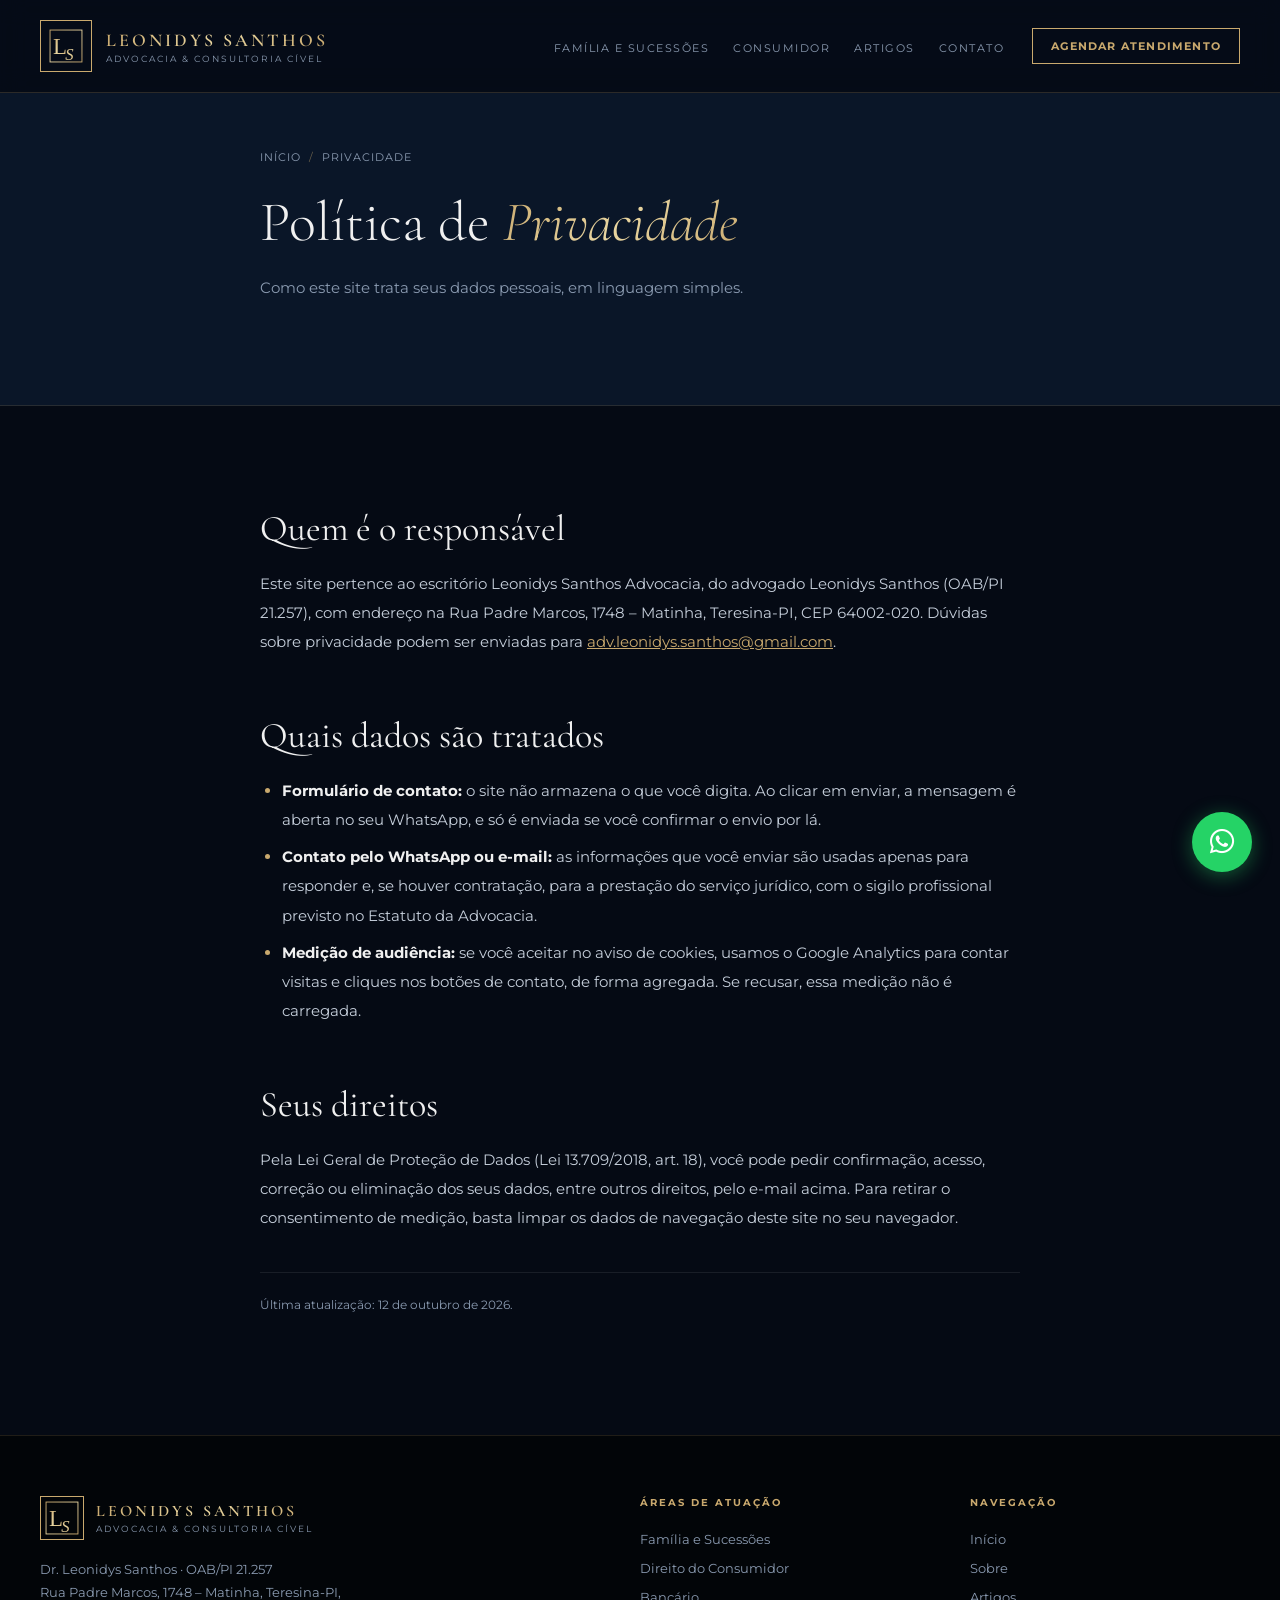
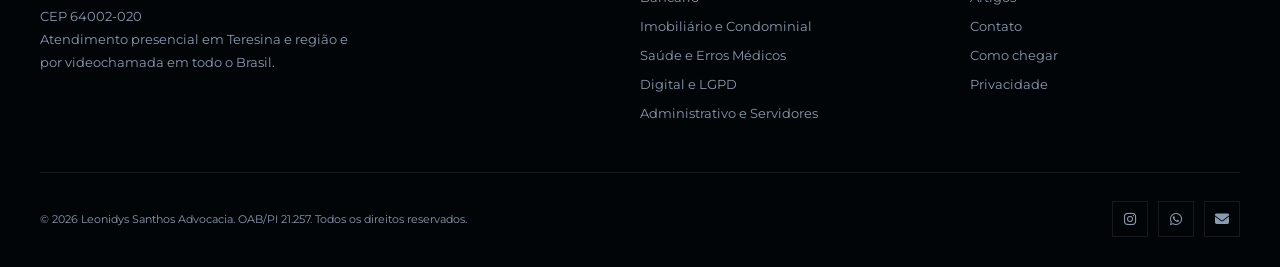
<file: privacidade/index.html>
<!DOCTYPE html>
<html lang="pt-BR">
<head>
    <meta charset="UTF-8">
    <meta name="viewport" content="width=device-width, initial-scale=1.0">
    <title>Política de Privacidade | Leonidys Santhos Advocacia</title>
    <meta name="description" content="Como o site da Leonidys Santhos Advocacia trata dados pessoais e cookies de medição.">
    <meta name="robots" content="index, follow">
    <link rel="canonical" href="https://advleonidyssanthos.com.br/privacidade/">
    <meta name="theme-color" content="#050a14">

    <meta property="og:locale" content="pt_BR">
    <meta property="og:type" content="website">
    <meta property="og:site_name" content="Leonidys Santhos Advocacia">
    <meta property="og:title" content="Política de Privacidade | Leonidys Santhos Advocacia">
    <meta property="og:description" content="Como o site da Leonidys Santhos Advocacia trata dados pessoais e cookies de medição.">
    <meta property="og:url" content="https://advleonidyssanthos.com.br/privacidade/">
    <meta property="og:image" content="https://advleonidyssanthos.com.br/img/og-leonidys-santhos.jpg">
    <meta property="og:image:width" content="1200">
    <meta property="og:image:height" content="630">
    <meta property="og:image:alt" content="Dr. Leonidys Santhos, advogado em Teresina-PI">
    <meta name="twitter:card" content="summary_large_image">

    <link rel="icon" href="/favicon.ico" sizes="any">
    <link rel="icon" href="/favicon.svg" type="image/svg+xml">
    <link rel="apple-touch-icon" href="/apple-touch-icon.png">

    <link rel="preconnect" href="https://fonts.googleapis.com">
    <link rel="preconnect" href="https://fonts.gstatic.com" crossorigin>
    <link href="https://fonts.googleapis.com/css2?family=Cormorant+Garamond:ital,wght@0,300;0,400;0,600;0,700;1,300;1,400&family=Montserrat:wght@300;400;500;600;700&display=swap" rel="stylesheet">
    <link rel="stylesheet" href="https://cdnjs.cloudflare.com/ajax/libs/font-awesome/6.5.0/css/all.min.css">
    <link rel="stylesheet" href="/assets/site.css">
    <script>document.documentElement.classList.add('js');</script>
<script type="application/ld+json">{"@context": "https://schema.org", "@type": "BreadcrumbList", "itemListElement": [{"@type": "ListItem", "position": 1, "name": "Início", "item": "https://advleonidyssanthos.com.br/"}, {"@type": "ListItem", "position": 2, "name": "Privacidade", "item": "https://advleonidyssanthos.com.br/privacidade/"}]}</script>
</head>
<body>

<nav class="navbar" id="navbar" aria-label="Principal">
    <a href="/" class="logo" aria-label="Leonidys Santhos Advocacia — página inicial">
        <div class="logo-monogram">
            <svg viewBox="0 0 50 50" fill="none" xmlns="http://www.w3.org/2000/svg" aria-hidden="true">
                <defs>
                    <linearGradient id="g1" x1="0" y1="0" x2="1" y2="1">
                        <stop offset="0%" stop-color="#c9a96e"/>
                        <stop offset="50%" stop-color="#e8d5a0"/>
                        <stop offset="100%" stop-color="#c9a96e"/>
                    </linearGradient>
                </defs>
                <rect x="4" y="4" width="42" height="42" stroke="url(#g1)" stroke-width="1.2"/>
                <text x="8" y="36" font-family="Georgia,serif" font-size="30" fill="url(#g1)" font-weight="400">L</text>
                <text x="24" y="43" font-family="Georgia,serif" font-size="22" fill="url(#g1)" font-style="italic">S</text>
            </svg>
        </div>
        <div class="logo-text">
            <span class="logo-name">LEONIDYS SANTHOS</span>
            <span class="logo-tagline">Advocacia &amp; Consultoria Cível</span>
        </div>
    </a>
    <div class="nav-right">
        <ul class="nav-links"><li><a href="/familia-e-sucessoes/">Família e Sucessões</a></li><li><a href="/direito-do-consumidor/">Consumidor</a></li><li><a href="/artigos/">Artigos</a></li><li><a href="/#contato">Contato</a></li></ul>
        <a href="https://wa.me/5586999995655?text=Ol%C3%A1%2C%20Dr.%20Leonidys%21%20Vim%20pelo%20site%20e%20gostaria%20de%20agendar%20um%20atendimento." class="nav-cta" target="_blank" rel="noopener" data-origem="menu">Agendar Atendimento</a>
    </div>
</nav>

<main>
<section class="page-hero">
    <div class="container">
        <nav aria-label="Você está em"><ol class="breadcrumb"><li><a href="/">Início</a></li><li aria-current="page">Privacidade</li></ol></nav>
        <h1>Política de <em>Privacidade</em></h1>
        <p class="lead">Como este site trata seus dados pessoais, em linguagem simples.</p>
        
    </div>
</section>

<section class="section">
    <div class="container">
        <article class="prose">
<h2>Quem é o responsável</h2>
<p>Este site pertence ao escritório Leonidys Santhos Advocacia, do advogado Leonidys Santhos (OAB/PI 21.257), com endereço na Rua Padre Marcos, 1748 – Matinha, Teresina-PI, CEP 64002-020. Dúvidas sobre privacidade podem ser enviadas para <a href="mailto:adv.leonidys.santhos@gmail.com">adv.leonidys.santhos@gmail.com</a>.</p>

<h2>Quais dados são tratados</h2>
<ul>
    <li><strong>Formulário de contato:</strong> o site não armazena o que você digita. Ao clicar em enviar, a mensagem é aberta no seu WhatsApp, e só é enviada se você confirmar o envio por lá.</li>
    <li><strong>Contato pelo WhatsApp ou e-mail:</strong> as informações que você enviar são usadas apenas para responder e, se houver contratação, para a prestação do serviço jurídico, com o sigilo profissional previsto no Estatuto da Advocacia.</li>
    <li><strong>Medição de audiência:</strong> se você aceitar no aviso de cookies, usamos o Google Analytics para contar visitas e cliques nos botões de contato, de forma agregada. Se recusar, essa medição não é carregada.</li>
</ul>

<h2>Seus direitos</h2>
<p>Pela Lei Geral de Proteção de Dados (Lei 13.709/2018, art. 18), você pode pedir confirmação, acesso, correção ou eliminação dos seus dados, entre outros direitos, pelo e-mail acima. Para retirar o consentimento de medição, basta limpar os dados de navegação deste site no seu navegador.</p>

<p class="disclaimer">Última atualização: 12 de outubro de 2026.</p>
        </article>
    </div>
</section>
</main>

<footer>
    <div class="footer-top">
        <div class="footer-brand">
            <a href="/" class="logo" style="gap:12px" aria-label="Página inicial">
                <div class="logo-monogram" style="width:44px;height:44px">
                    <svg viewBox="0 0 50 50" fill="none" xmlns="http://www.w3.org/2000/svg" aria-hidden="true">
                <defs>
                    <linearGradient id="g2" x1="0" y1="0" x2="1" y2="1">
                        <stop offset="0%" stop-color="#c9a96e"/>
                        <stop offset="50%" stop-color="#e8d5a0"/>
                        <stop offset="100%" stop-color="#c9a96e"/>
                    </linearGradient>
                </defs>
                <rect x="4" y="4" width="42" height="42" stroke="url(#g2)" stroke-width="1.2"/>
                <text x="8" y="36" font-family="Georgia,serif" font-size="30" fill="url(#g2)" font-weight="400">L</text>
                <text x="24" y="43" font-family="Georgia,serif" font-size="22" fill="url(#g2)" font-style="italic">S</text>
            </svg>
                </div>
                <div class="logo-text">
                    <span class="logo-name" style="font-size:16px">LEONIDYS SANTHOS</span>
                    <span class="logo-tagline">Advocacia &amp; Consultoria Cível</span>
                </div>
            </a>
            <p>Dr. Leonidys Santhos · OAB/PI 21.257<br>Rua Padre Marcos, 1748 – Matinha, Teresina-PI, CEP 64002-020<br>Atendimento presencial em Teresina e região e por videochamada em todo o Brasil.</p>
        </div>

        <div class="footer-col">
            <h4>Áreas de Atuação</h4>
            <ul>
                <li><a href="/familia-e-sucessoes/">Família e Sucessões</a></li>
                <li><a href="/direito-do-consumidor/">Direito do Consumidor</a></li>
                <li><a href="/#servicos">Bancário</a></li>
                <li><a href="/#servicos">Imobiliário e Condominial</a></li>
                <li><a href="/#servicos">Saúde e Erros Médicos</a></li>
                <li><a href="/#servicos">Digital e LGPD</a></li>
                <li><a href="/#servicos">Administrativo e Servidores</a></li>
            </ul>
        </div>

        <div class="footer-col">
            <h4>Navegação</h4>
            <ul>
                <li><a href="/">Início</a></li>
                <li><a href="/#sobre">Sobre</a></li>
                <li><a href="/artigos/">Artigos</a></li>
                <li><a href="/#contato">Contato</a></li>
                <li><a href="https://www.google.com/maps/search/?api=1&query=Rua%20Padre%20Marcos%2C%201748%20-%20Matinha%2C%20Teresina%20-%20PI%2C%2064002-020" target="_blank" rel="noopener" data-origem="rodape">Como chegar</a></li>
                <li><a href="/privacidade/">Privacidade</a></li>
            </ul>
        </div>
    </div>

    <div class="footer-bottom">
        <p>&copy; 2026 Leonidys Santhos Advocacia. OAB/PI 21.257. Todos os direitos reservados.</p>
        <div class="socials">
            <a href="https://instagram.com/adv.leonidys.santhos" class="social-a" target="_blank" rel="noopener" aria-label="Instagram" data-origem="rodape"><i class="fab fa-instagram"></i></a>
            <a href="https://wa.me/5586999995655" class="social-a" target="_blank" rel="noopener" aria-label="WhatsApp" data-origem="rodape"><i class="fab fa-whatsapp"></i></a>
            <a href="mailto:adv.leonidys.santhos@gmail.com" class="social-a" aria-label="E-mail" data-origem="rodape"><i class="fas fa-envelope"></i></a>
        </div>
    </div>
</footer>

<div class="wa-float">
    <div class="wa-lbl">Fale agora pelo WhatsApp</div>
    <a href="https://wa.me/5586999995655?text=Ol%C3%A1%2C%20Dr.%20Leonidys%21%20Vim%20pelo%20site%20e%20gostaria%20de%20agendar%20um%20atendimento." class="wa-btn" target="_blank" rel="noopener" data-origem="botao-flutuante" aria-label="Falar pelo WhatsApp"><i class="fab fa-whatsapp"></i></a>
</div>

<script src="/assets/site.js" defer></script>
</body>
</html>
</file>
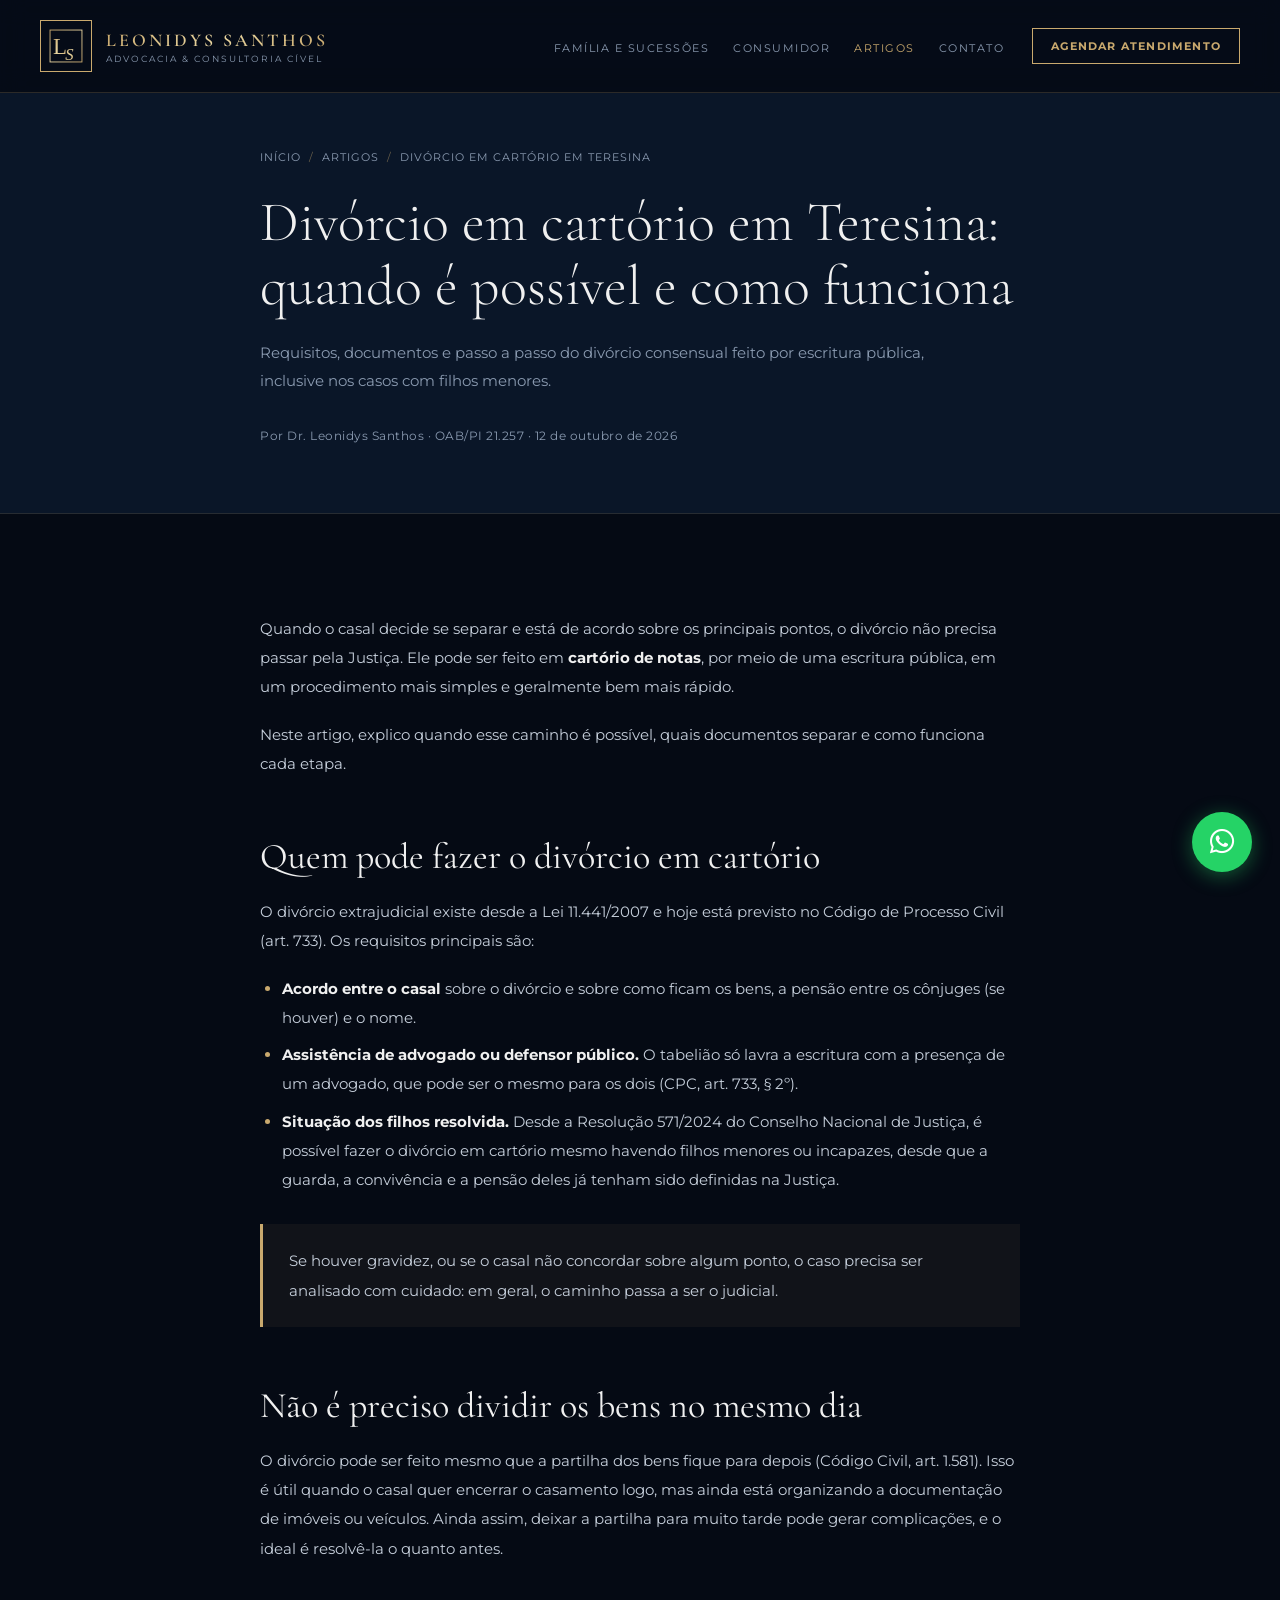
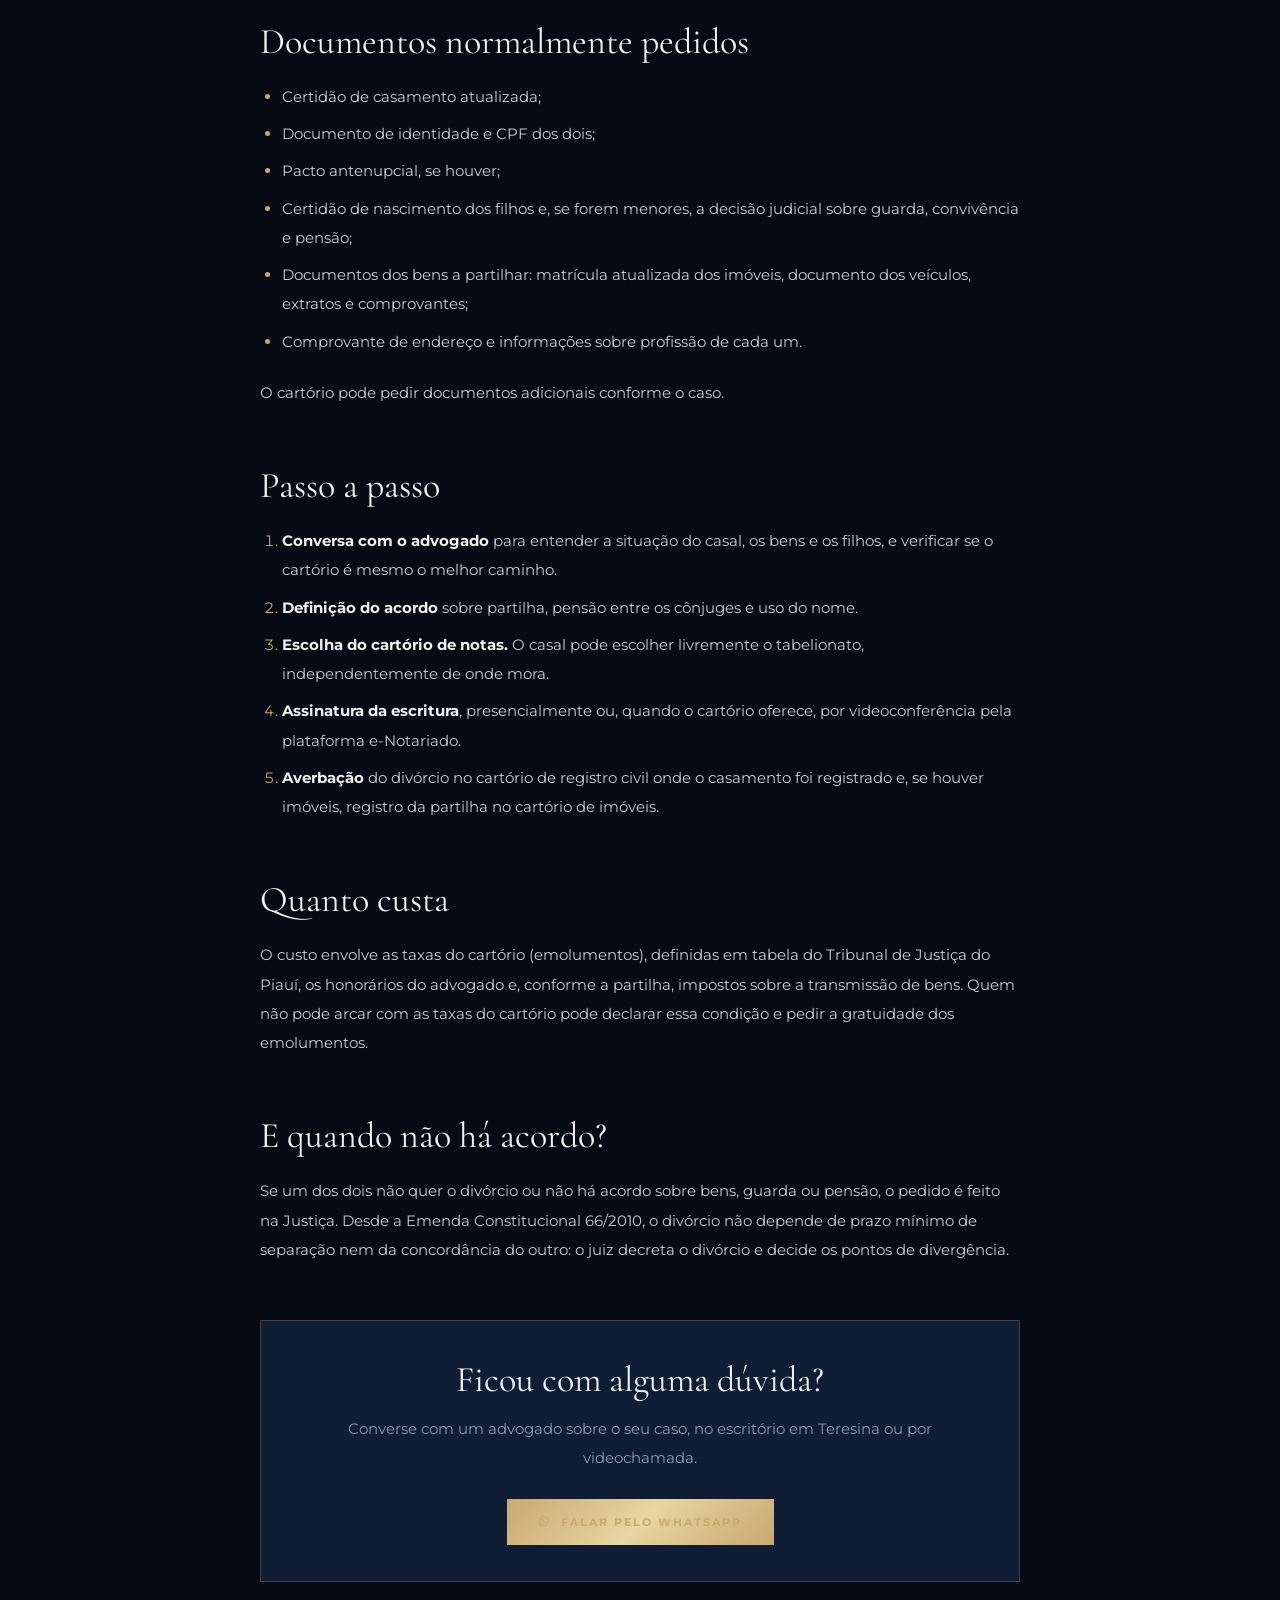
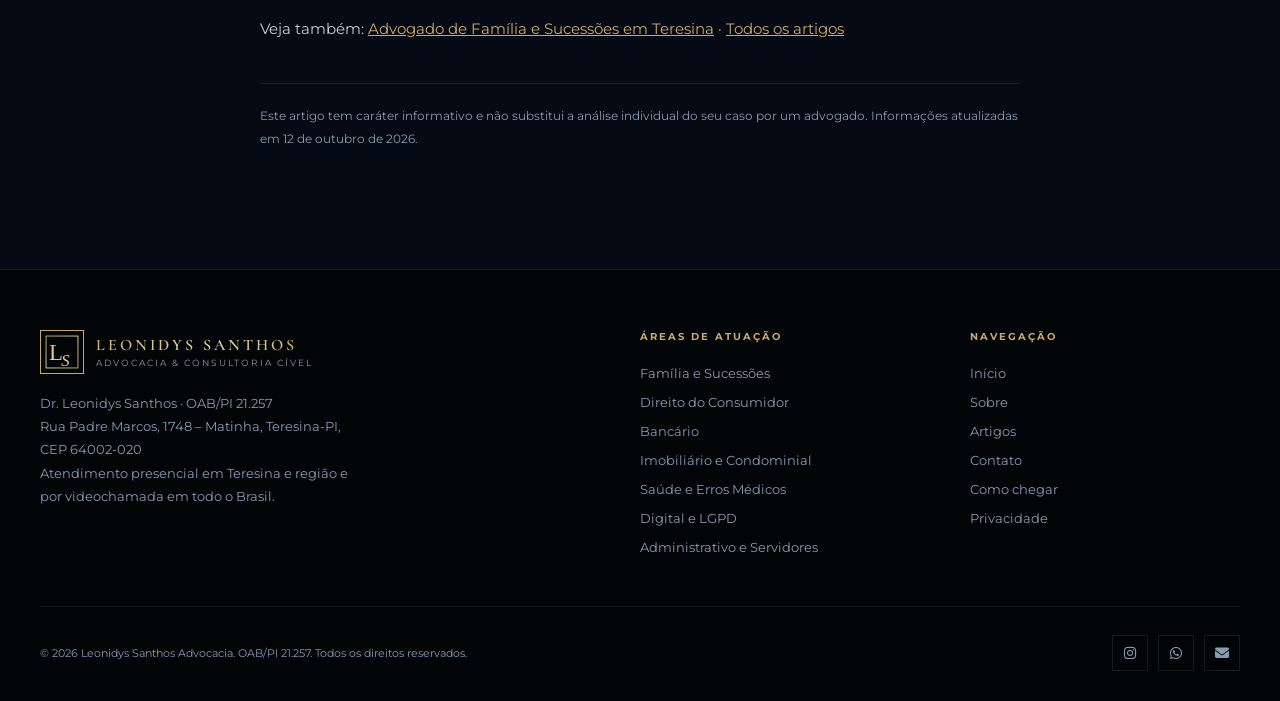
<file: artigos/divorcio-em-cartorio-teresina/index.html>
<!DOCTYPE html>
<html lang="pt-BR">
<head>
    <meta charset="UTF-8">
    <meta name="viewport" content="width=device-width, initial-scale=1.0">
    <title>Divórcio em cartório em Teresina: quando é possível e como funciona | Leonidys Santhos</title>
    <meta name="description" content="Requisitos, documentos e passo a passo do divórcio consensual feito por escritura pública, inclusive nos casos com filhos menores.">
    <meta name="robots" content="index, follow">
    <link rel="canonical" href="https://advleonidyssanthos.com.br/artigos/divorcio-em-cartorio-teresina/">
    <meta name="theme-color" content="#050a14">

    <meta property="og:locale" content="pt_BR">
    <meta property="og:type" content="article">
    <meta property="og:site_name" content="Leonidys Santhos Advocacia">
    <meta property="og:title" content="Divórcio em cartório em Teresina: quando é possível e como funciona | Leonidys Santhos">
    <meta property="og:description" content="Requisitos, documentos e passo a passo do divórcio consensual feito por escritura pública, inclusive nos casos com filhos menores.">
    <meta property="og:url" content="https://advleonidyssanthos.com.br/artigos/divorcio-em-cartorio-teresina/">
    <meta property="og:image" content="https://advleonidyssanthos.com.br/img/og-leonidys-santhos.jpg">
    <meta property="og:image:width" content="1200">
    <meta property="og:image:height" content="630">
    <meta property="og:image:alt" content="Dr. Leonidys Santhos, advogado em Teresina-PI">
    <meta name="twitter:card" content="summary_large_image">

    <link rel="icon" href="/favicon.ico" sizes="any">
    <link rel="icon" href="/favicon.svg" type="image/svg+xml">
    <link rel="apple-touch-icon" href="/apple-touch-icon.png">

    <link rel="preconnect" href="https://fonts.googleapis.com">
    <link rel="preconnect" href="https://fonts.gstatic.com" crossorigin>
    <link href="https://fonts.googleapis.com/css2?family=Cormorant+Garamond:ital,wght@0,300;0,400;0,600;0,700;1,300;1,400&family=Montserrat:wght@300;400;500;600;700&display=swap" rel="stylesheet">
    <link rel="stylesheet" href="https://cdnjs.cloudflare.com/ajax/libs/font-awesome/6.5.0/css/all.min.css">
    <link rel="stylesheet" href="/assets/site.css">
    <script>document.documentElement.classList.add('js');</script>
<script type="application/ld+json">{"@context": "https://schema.org", "@type": "BreadcrumbList", "itemListElement": [{"@type": "ListItem", "position": 1, "name": "Início", "item": "https://advleonidyssanthos.com.br/"}, {"@type": "ListItem", "position": 2, "name": "Artigos", "item": "https://advleonidyssanthos.com.br/artigos/"}, {"@type": "ListItem", "position": 3, "name": "Divórcio em cartório em Teresina", "item": "https://advleonidyssanthos.com.br/artigos/divorcio-em-cartorio-teresina/"}]}</script>
<script type="application/ld+json">{"@context": "https://schema.org", "@type": "Article", "headline": "Divórcio em cartório em Teresina: quando é possível e como funciona", "description": "Requisitos, documentos e passo a passo do divórcio consensual feito por escritura pública, inclusive nos casos com filhos menores.", "datePublished": "2026-10-12", "dateModified": "2026-10-12", "inLanguage": "pt-BR", "mainEntityOfPage": "https://advleonidyssanthos.com.br/artigos/divorcio-em-cartorio-teresina/", "image": "https://advleonidyssanthos.com.br/img/og-leonidys-santhos.jpg", "author": {"@id": "https://advleonidyssanthos.com.br/#advogado", "@type": "Person", "name": "Leonidys Santhos"}, "publisher": {"@id": "https://advleonidyssanthos.com.br/#escritorio"}}</script>
</head>
<body>

<nav class="navbar" id="navbar" aria-label="Principal">
    <a href="/" class="logo" aria-label="Leonidys Santhos Advocacia — página inicial">
        <div class="logo-monogram">
            <svg viewBox="0 0 50 50" fill="none" xmlns="http://www.w3.org/2000/svg" aria-hidden="true">
                <defs>
                    <linearGradient id="g1" x1="0" y1="0" x2="1" y2="1">
                        <stop offset="0%" stop-color="#c9a96e"/>
                        <stop offset="50%" stop-color="#e8d5a0"/>
                        <stop offset="100%" stop-color="#c9a96e"/>
                    </linearGradient>
                </defs>
                <rect x="4" y="4" width="42" height="42" stroke="url(#g1)" stroke-width="1.2"/>
                <text x="8" y="36" font-family="Georgia,serif" font-size="30" fill="url(#g1)" font-weight="400">L</text>
                <text x="24" y="43" font-family="Georgia,serif" font-size="22" fill="url(#g1)" font-style="italic">S</text>
            </svg>
        </div>
        <div class="logo-text">
            <span class="logo-name">LEONIDYS SANTHOS</span>
            <span class="logo-tagline">Advocacia &amp; Consultoria Cível</span>
        </div>
    </a>
    <div class="nav-right">
        <ul class="nav-links"><li><a href="/familia-e-sucessoes/">Família e Sucessões</a></li><li><a href="/direito-do-consumidor/">Consumidor</a></li><li><a href="/artigos/" aria-current="page">Artigos</a></li><li><a href="/#contato">Contato</a></li></ul>
        <a href="https://wa.me/5586999995655?text=Ol%C3%A1%2C%20Dr.%20Leonidys%21%20Vim%20pelo%20site%20e%20gostaria%20de%20agendar%20um%20atendimento." class="nav-cta" target="_blank" rel="noopener" data-origem="menu">Agendar Atendimento</a>
    </div>
</nav>

<main>
<section class="page-hero">
    <div class="container">
        <nav aria-label="Você está em"><ol class="breadcrumb"><li><a href="/">Início</a></li><li><a href="/artigos/">Artigos</a></li><li aria-current="page">Divórcio em cartório em Teresina</li></ol></nav>
        <h1>Divórcio em cartório em Teresina: quando é possível e como funciona</h1>
        <p class="lead">Requisitos, documentos e passo a passo do divórcio consensual feito por escritura pública, inclusive nos casos com filhos menores.</p>
        <p class="page-meta">Por Dr. Leonidys Santhos · OAB/PI 21.257 · <time datetime="2026-10-12">12 de outubro de 2026</time></p>
    </div>
</section>

<section class="section">
    <div class="container">
        <article class="prose">
<p>Quando o casal decide se separar e está de acordo sobre os principais pontos, o divórcio não precisa passar pela Justiça. Ele pode ser feito em <strong>cartório de notas</strong>, por meio de uma escritura pública, em um procedimento mais simples e geralmente bem mais rápido.</p>
<p>Neste artigo, explico quando esse caminho é possível, quais documentos separar e como funciona cada etapa.</p>

<h2>Quem pode fazer o divórcio em cartório</h2>
<p>O divórcio extrajudicial existe desde a Lei 11.441/2007 e hoje está previsto no Código de Processo Civil (art. 733). Os requisitos principais são:</p>
<ul>
    <li><strong>Acordo entre o casal</strong> sobre o divórcio e sobre como ficam os bens, a pensão entre os cônjuges (se houver) e o nome.</li>
    <li><strong>Assistência de advogado ou defensor público.</strong> O tabelião só lavra a escritura com a presença de um advogado, que pode ser o mesmo para os dois (CPC, art. 733, § 2º).</li>
    <li><strong>Situação dos filhos resolvida.</strong> Desde a Resolução 571/2024 do Conselho Nacional de Justiça, é possível fazer o divórcio em cartório mesmo havendo filhos menores ou incapazes, desde que a guarda, a convivência e a pensão deles já tenham sido definidas na Justiça.</li>
</ul>
<div class="callout"><p>Se houver gravidez, ou se o casal não concordar sobre algum ponto, o caso precisa ser analisado com cuidado: em geral, o caminho passa a ser o judicial.</p></div>

<h2>Não é preciso dividir os bens no mesmo dia</h2>
<p>O divórcio pode ser feito mesmo que a partilha dos bens fique para depois (Código Civil, art. 1.581). Isso é útil quando o casal quer encerrar o casamento logo, mas ainda está organizando a documentação de imóveis ou veículos. Ainda assim, deixar a partilha para muito tarde pode gerar complicações, e o ideal é resolvê-la o quanto antes.</p>

<h2>Documentos normalmente pedidos</h2>
<ul>
    <li>Certidão de casamento atualizada;</li>
    <li>Documento de identidade e CPF dos dois;</li>
    <li>Pacto antenupcial, se houver;</li>
    <li>Certidão de nascimento dos filhos e, se forem menores, a decisão judicial sobre guarda, convivência e pensão;</li>
    <li>Documentos dos bens a partilhar: matrícula atualizada dos imóveis, documento dos veículos, extratos e comprovantes;</li>
    <li>Comprovante de endereço e informações sobre profissão de cada um.</li>
</ul>
<p>O cartório pode pedir documentos adicionais conforme o caso.</p>

<h2>Passo a passo</h2>
<ol>
    <li><strong>Conversa com o advogado</strong> para entender a situação do casal, os bens e os filhos, e verificar se o cartório é mesmo o melhor caminho.</li>
    <li><strong>Definição do acordo</strong> sobre partilha, pensão entre os cônjuges e uso do nome.</li>
    <li><strong>Escolha do cartório de notas.</strong> O casal pode escolher livremente o tabelionato, independentemente de onde mora.</li>
    <li><strong>Assinatura da escritura</strong>, presencialmente ou, quando o cartório oferece, por videoconferência pela plataforma e-Notariado.</li>
    <li><strong>Averbação</strong> do divórcio no cartório de registro civil onde o casamento foi registrado e, se houver imóveis, registro da partilha no cartório de imóveis.</li>
</ol>

<h2>Quanto custa</h2>
<p>O custo envolve as taxas do cartório (emolumentos), definidas em tabela do Tribunal de Justiça do Piauí, os honorários do advogado e, conforme a partilha, impostos sobre a transmissão de bens. Quem não pode arcar com as taxas do cartório pode declarar essa condição e pedir a gratuidade dos emolumentos.</p>

<h2>E quando não há acordo?</h2>
<p>Se um dos dois não quer o divórcio ou não há acordo sobre bens, guarda ou pensão, o pedido é feito na Justiça. Desde a Emenda Constitucional 66/2010, o divórcio não depende de prazo mínimo de separação nem da concordância do outro: o juiz decreta o divórcio e decide os pontos de divergência.</p>

<div class="inline-cta">
    <h2>Ficou com alguma dúvida?</h2>
    <p>Converse com um advogado sobre o seu caso, no escritório em Teresina ou por videochamada.</p>
    <a href="https://wa.me/5586999995655?text=Ol%C3%A1%2C%20Dr.%20Leonidys%21%20Li%20um%20artigo%20no%20site%20e%20gostaria%20de%20conversar%20sobre%20o%20meu%20caso." class="btn-primary" target="_blank" rel="noopener" data-origem="artigo-divorcio" style="display:inline-flex"><i class="fab fa-whatsapp"></i> Falar pelo WhatsApp</a>
</div>
<p style="margin-top:32px">Veja também: <a href="/familia-e-sucessoes/">Advogado de Família e Sucessões em Teresina</a> · <a href="/artigos/">Todos os artigos</a></p>
<p class="disclaimer">Este artigo tem caráter informativo e não substitui a análise individual do seu caso por um advogado. Informações atualizadas em 12 de outubro de 2026.</p>
        </article>
    </div>
</section>
</main>

<footer>
    <div class="footer-top">
        <div class="footer-brand">
            <a href="/" class="logo" style="gap:12px" aria-label="Página inicial">
                <div class="logo-monogram" style="width:44px;height:44px">
                    <svg viewBox="0 0 50 50" fill="none" xmlns="http://www.w3.org/2000/svg" aria-hidden="true">
                <defs>
                    <linearGradient id="g2" x1="0" y1="0" x2="1" y2="1">
                        <stop offset="0%" stop-color="#c9a96e"/>
                        <stop offset="50%" stop-color="#e8d5a0"/>
                        <stop offset="100%" stop-color="#c9a96e"/>
                    </linearGradient>
                </defs>
                <rect x="4" y="4" width="42" height="42" stroke="url(#g2)" stroke-width="1.2"/>
                <text x="8" y="36" font-family="Georgia,serif" font-size="30" fill="url(#g2)" font-weight="400">L</text>
                <text x="24" y="43" font-family="Georgia,serif" font-size="22" fill="url(#g2)" font-style="italic">S</text>
            </svg>
                </div>
                <div class="logo-text">
                    <span class="logo-name" style="font-size:16px">LEONIDYS SANTHOS</span>
                    <span class="logo-tagline">Advocacia &amp; Consultoria Cível</span>
                </div>
            </a>
            <p>Dr. Leonidys Santhos · OAB/PI 21.257<br>Rua Padre Marcos, 1748 – Matinha, Teresina-PI, CEP 64002-020<br>Atendimento presencial em Teresina e região e por videochamada em todo o Brasil.</p>
        </div>

        <div class="footer-col">
            <h4>Áreas de Atuação</h4>
            <ul>
                <li><a href="/familia-e-sucessoes/">Família e Sucessões</a></li>
                <li><a href="/direito-do-consumidor/">Direito do Consumidor</a></li>
                <li><a href="/#servicos">Bancário</a></li>
                <li><a href="/#servicos">Imobiliário e Condominial</a></li>
                <li><a href="/#servicos">Saúde e Erros Médicos</a></li>
                <li><a href="/#servicos">Digital e LGPD</a></li>
                <li><a href="/#servicos">Administrativo e Servidores</a></li>
            </ul>
        </div>

        <div class="footer-col">
            <h4>Navegação</h4>
            <ul>
                <li><a href="/">Início</a></li>
                <li><a href="/#sobre">Sobre</a></li>
                <li><a href="/artigos/">Artigos</a></li>
                <li><a href="/#contato">Contato</a></li>
                <li><a href="https://www.google.com/maps/search/?api=1&query=Rua%20Padre%20Marcos%2C%201748%20-%20Matinha%2C%20Teresina%20-%20PI%2C%2064002-020" target="_blank" rel="noopener" data-origem="rodape">Como chegar</a></li>
                <li><a href="/privacidade/">Privacidade</a></li>
            </ul>
        </div>
    </div>

    <div class="footer-bottom">
        <p>&copy; 2026 Leonidys Santhos Advocacia. OAB/PI 21.257. Todos os direitos reservados.</p>
        <div class="socials">
            <a href="https://instagram.com/adv.leonidys.santhos" class="social-a" target="_blank" rel="noopener" aria-label="Instagram" data-origem="rodape"><i class="fab fa-instagram"></i></a>
            <a href="https://wa.me/5586999995655" class="social-a" target="_blank" rel="noopener" aria-label="WhatsApp" data-origem="rodape"><i class="fab fa-whatsapp"></i></a>
            <a href="mailto:adv.leonidys.santhos@gmail.com" class="social-a" aria-label="E-mail" data-origem="rodape"><i class="fas fa-envelope"></i></a>
        </div>
    </div>
</footer>

<div class="wa-float">
    <div class="wa-lbl">Fale agora pelo WhatsApp</div>
    <a href="https://wa.me/5586999995655?text=Ol%C3%A1%2C%20Dr.%20Leonidys%21%20Vim%20pelo%20site%20e%20gostaria%20de%20agendar%20um%20atendimento." class="wa-btn" target="_blank" rel="noopener" data-origem="botao-flutuante" aria-label="Falar pelo WhatsApp"><i class="fab fa-whatsapp"></i></a>
</div>

<script src="/assets/site.js" defer></script>
</body>
</html>
</file>
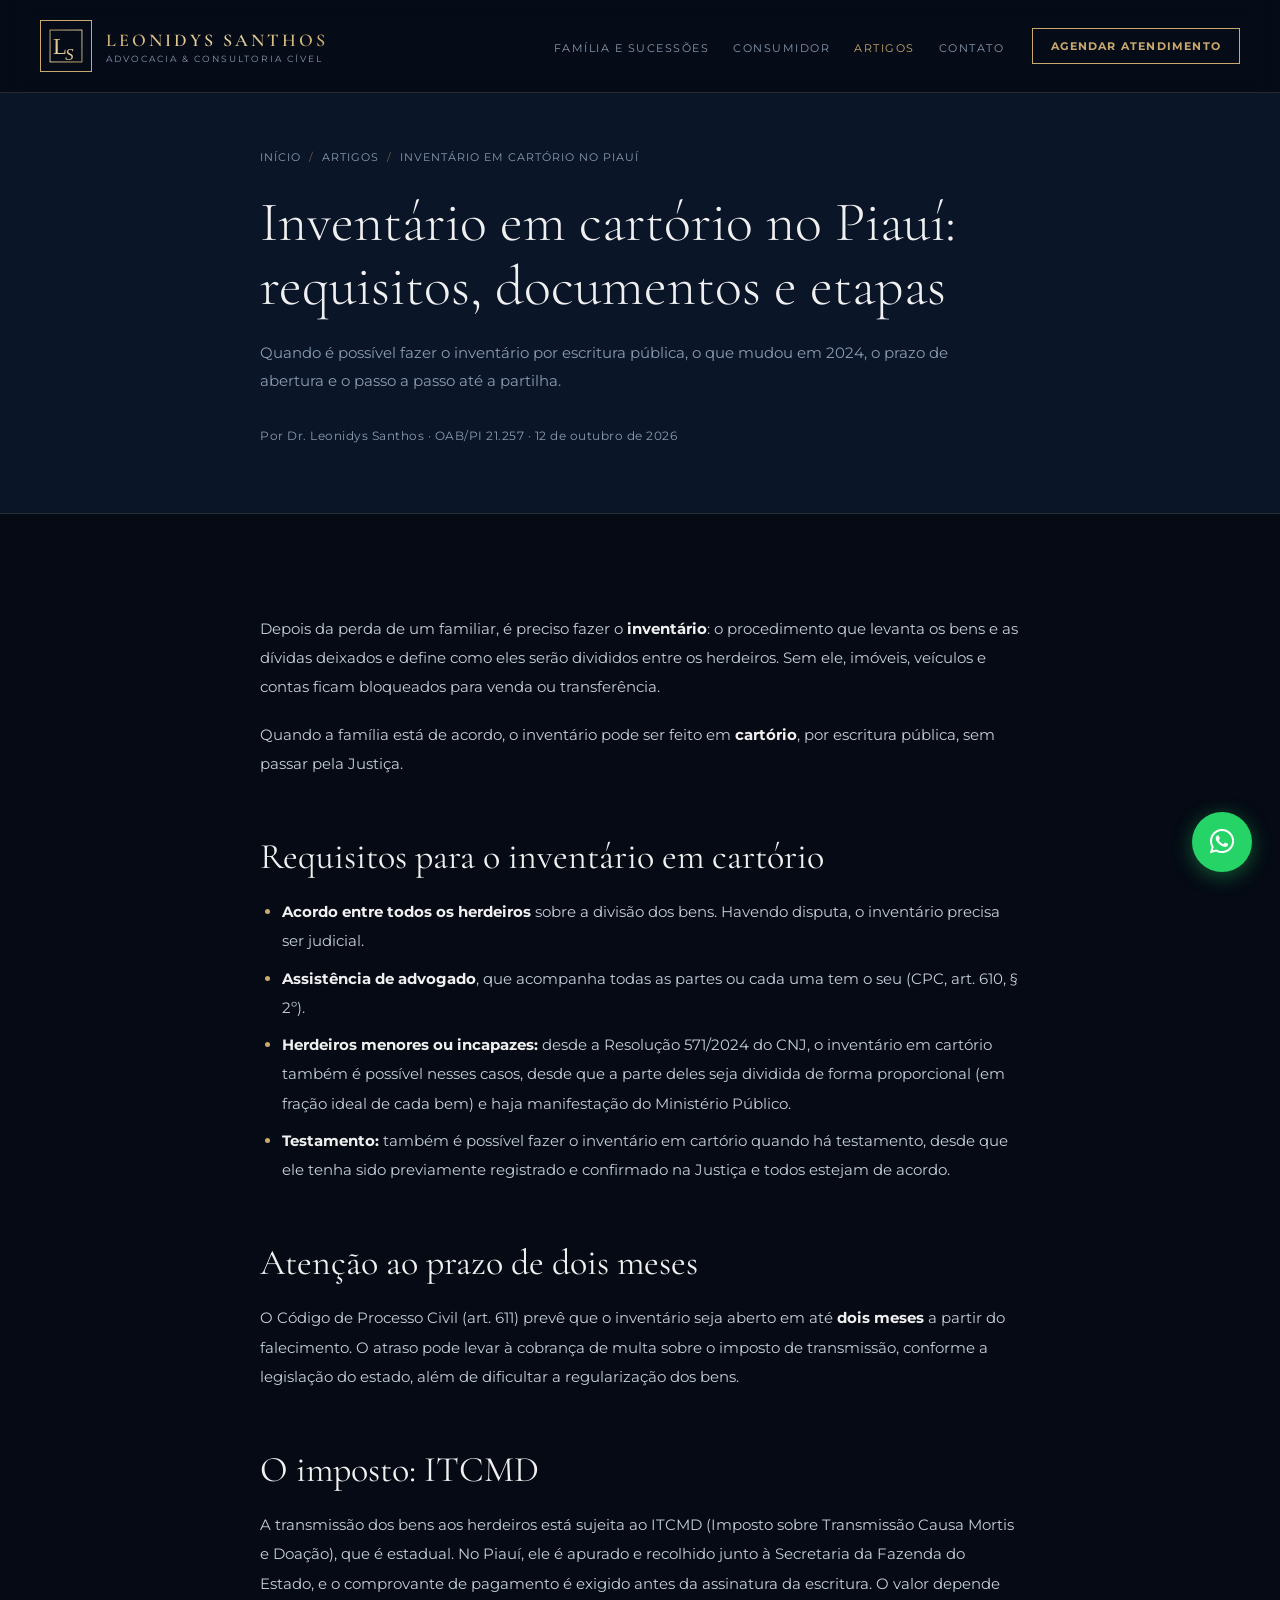
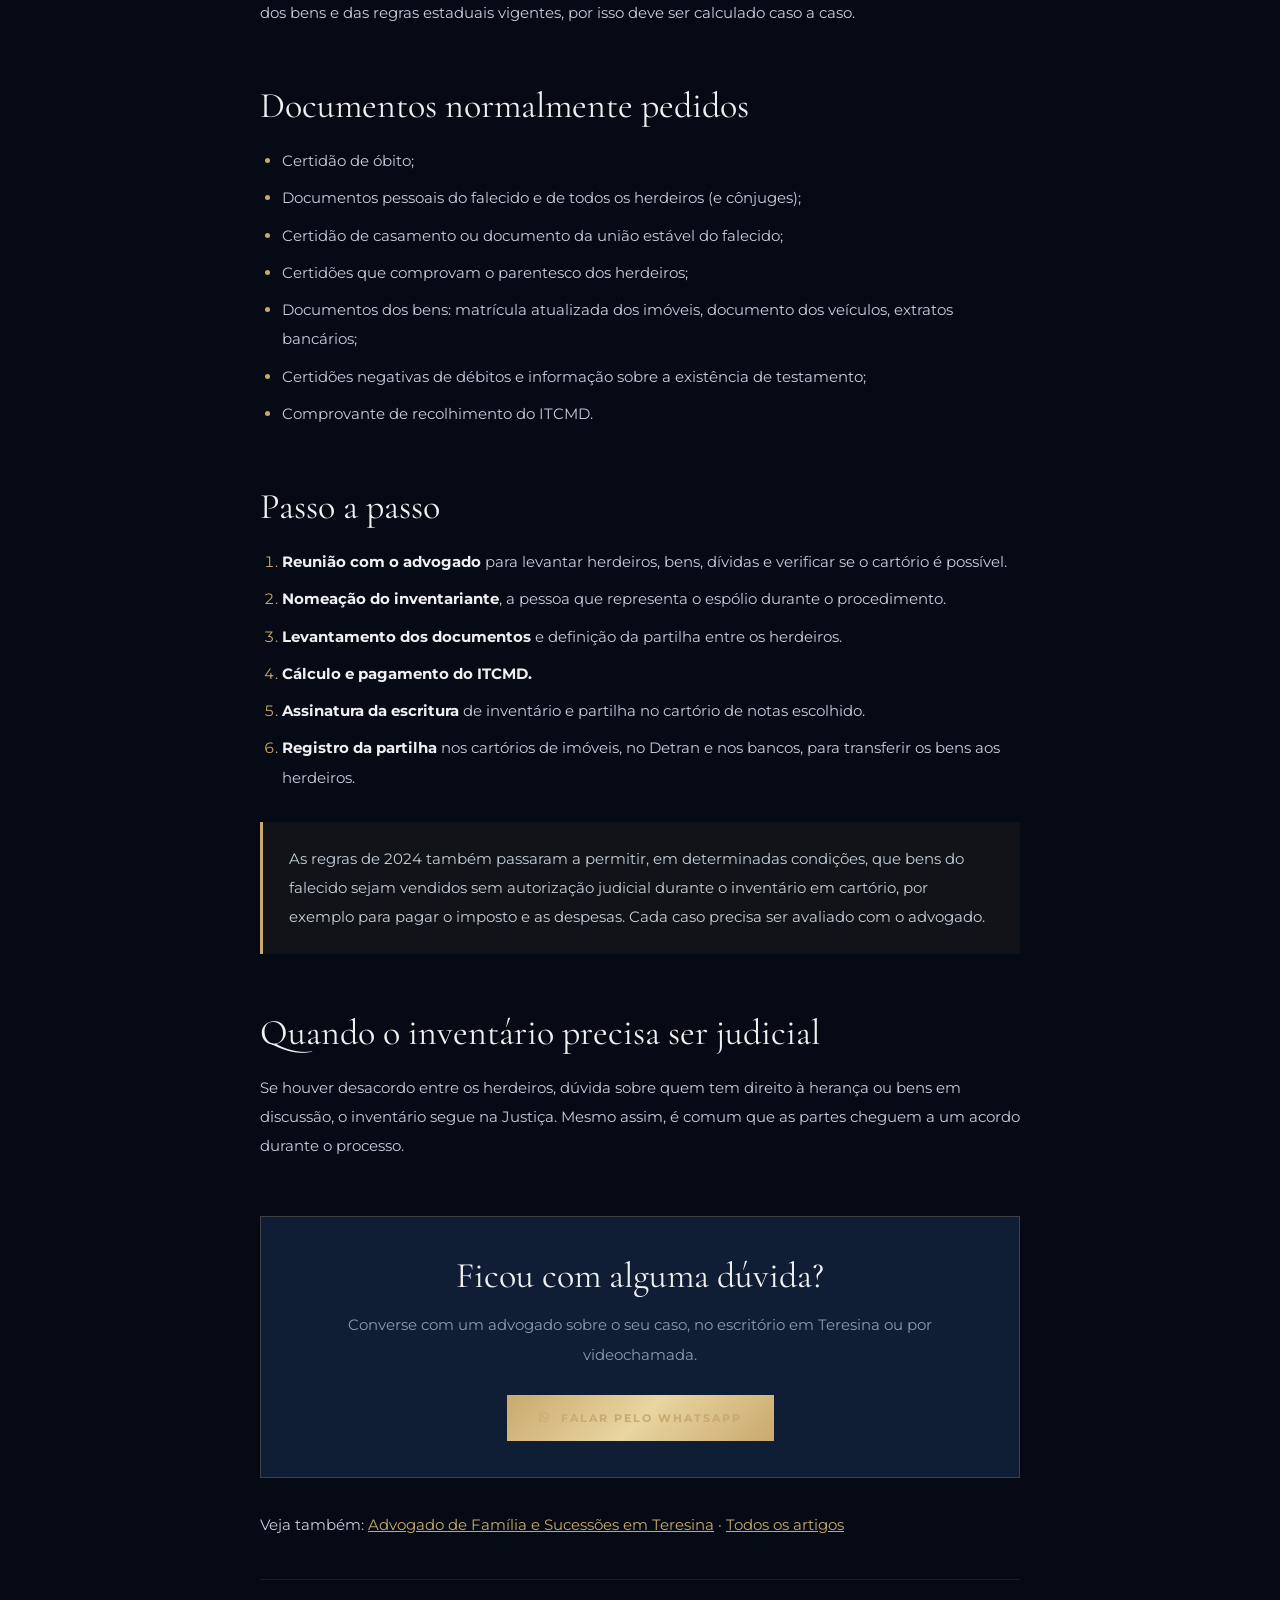
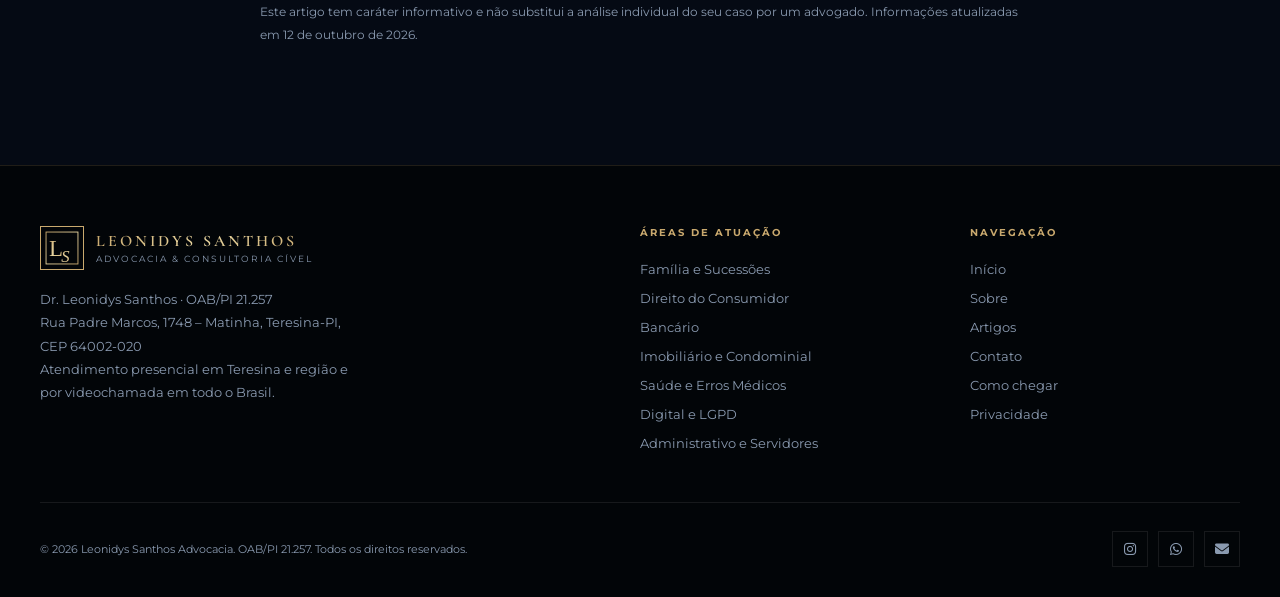
<file: artigos/inventario-em-cartorio-piaui/index.html>
<!DOCTYPE html>
<html lang="pt-BR">
<head>
    <meta charset="UTF-8">
    <meta name="viewport" content="width=device-width, initial-scale=1.0">
    <title>Inventário em cartório no Piauí: requisitos, documentos e etapas | Leonidys Santhos</title>
    <meta name="description" content="Quando é possível fazer o inventário por escritura pública, o que mudou em 2024, o prazo de abertura e o passo a passo até a partilha.">
    <meta name="robots" content="index, follow">
    <link rel="canonical" href="https://advleonidyssanthos.com.br/artigos/inventario-em-cartorio-piaui/">
    <meta name="theme-color" content="#050a14">

    <meta property="og:locale" content="pt_BR">
    <meta property="og:type" content="article">
    <meta property="og:site_name" content="Leonidys Santhos Advocacia">
    <meta property="og:title" content="Inventário em cartório no Piauí: requisitos, documentos e etapas | Leonidys Santhos">
    <meta property="og:description" content="Quando é possível fazer o inventário por escritura pública, o que mudou em 2024, o prazo de abertura e o passo a passo até a partilha.">
    <meta property="og:url" content="https://advleonidyssanthos.com.br/artigos/inventario-em-cartorio-piaui/">
    <meta property="og:image" content="https://advleonidyssanthos.com.br/img/og-leonidys-santhos.jpg">
    <meta property="og:image:width" content="1200">
    <meta property="og:image:height" content="630">
    <meta property="og:image:alt" content="Dr. Leonidys Santhos, advogado em Teresina-PI">
    <meta name="twitter:card" content="summary_large_image">

    <link rel="icon" href="/favicon.ico" sizes="any">
    <link rel="icon" href="/favicon.svg" type="image/svg+xml">
    <link rel="apple-touch-icon" href="/apple-touch-icon.png">

    <link rel="preconnect" href="https://fonts.googleapis.com">
    <link rel="preconnect" href="https://fonts.gstatic.com" crossorigin>
    <link href="https://fonts.googleapis.com/css2?family=Cormorant+Garamond:ital,wght@0,300;0,400;0,600;0,700;1,300;1,400&family=Montserrat:wght@300;400;500;600;700&display=swap" rel="stylesheet">
    <link rel="stylesheet" href="https://cdnjs.cloudflare.com/ajax/libs/font-awesome/6.5.0/css/all.min.css">
    <link rel="stylesheet" href="/assets/site.css">
    <script>document.documentElement.classList.add('js');</script>
<script type="application/ld+json">{"@context": "https://schema.org", "@type": "BreadcrumbList", "itemListElement": [{"@type": "ListItem", "position": 1, "name": "Início", "item": "https://advleonidyssanthos.com.br/"}, {"@type": "ListItem", "position": 2, "name": "Artigos", "item": "https://advleonidyssanthos.com.br/artigos/"}, {"@type": "ListItem", "position": 3, "name": "Inventário em cartório no Piauí", "item": "https://advleonidyssanthos.com.br/artigos/inventario-em-cartorio-piaui/"}]}</script>
<script type="application/ld+json">{"@context": "https://schema.org", "@type": "Article", "headline": "Inventário em cartório no Piauí: requisitos, documentos e etapas", "description": "Quando é possível fazer o inventário por escritura pública, o que mudou em 2024, o prazo de abertura e o passo a passo até a partilha.", "datePublished": "2026-10-12", "dateModified": "2026-10-12", "inLanguage": "pt-BR", "mainEntityOfPage": "https://advleonidyssanthos.com.br/artigos/inventario-em-cartorio-piaui/", "image": "https://advleonidyssanthos.com.br/img/og-leonidys-santhos.jpg", "author": {"@id": "https://advleonidyssanthos.com.br/#advogado", "@type": "Person", "name": "Leonidys Santhos"}, "publisher": {"@id": "https://advleonidyssanthos.com.br/#escritorio"}}</script>
</head>
<body>

<nav class="navbar" id="navbar" aria-label="Principal">
    <a href="/" class="logo" aria-label="Leonidys Santhos Advocacia — página inicial">
        <div class="logo-monogram">
            <svg viewBox="0 0 50 50" fill="none" xmlns="http://www.w3.org/2000/svg" aria-hidden="true">
                <defs>
                    <linearGradient id="g1" x1="0" y1="0" x2="1" y2="1">
                        <stop offset="0%" stop-color="#c9a96e"/>
                        <stop offset="50%" stop-color="#e8d5a0"/>
                        <stop offset="100%" stop-color="#c9a96e"/>
                    </linearGradient>
                </defs>
                <rect x="4" y="4" width="42" height="42" stroke="url(#g1)" stroke-width="1.2"/>
                <text x="8" y="36" font-family="Georgia,serif" font-size="30" fill="url(#g1)" font-weight="400">L</text>
                <text x="24" y="43" font-family="Georgia,serif" font-size="22" fill="url(#g1)" font-style="italic">S</text>
            </svg>
        </div>
        <div class="logo-text">
            <span class="logo-name">LEONIDYS SANTHOS</span>
            <span class="logo-tagline">Advocacia &amp; Consultoria Cível</span>
        </div>
    </a>
    <div class="nav-right">
        <ul class="nav-links"><li><a href="/familia-e-sucessoes/">Família e Sucessões</a></li><li><a href="/direito-do-consumidor/">Consumidor</a></li><li><a href="/artigos/" aria-current="page">Artigos</a></li><li><a href="/#contato">Contato</a></li></ul>
        <a href="https://wa.me/5586999995655?text=Ol%C3%A1%2C%20Dr.%20Leonidys%21%20Vim%20pelo%20site%20e%20gostaria%20de%20agendar%20um%20atendimento." class="nav-cta" target="_blank" rel="noopener" data-origem="menu">Agendar Atendimento</a>
    </div>
</nav>

<main>
<section class="page-hero">
    <div class="container">
        <nav aria-label="Você está em"><ol class="breadcrumb"><li><a href="/">Início</a></li><li><a href="/artigos/">Artigos</a></li><li aria-current="page">Inventário em cartório no Piauí</li></ol></nav>
        <h1>Inventário em cartório no Piauí: requisitos, documentos e etapas</h1>
        <p class="lead">Quando é possível fazer o inventário por escritura pública, o que mudou em 2024, o prazo de abertura e o passo a passo até a partilha.</p>
        <p class="page-meta">Por Dr. Leonidys Santhos · OAB/PI 21.257 · <time datetime="2026-10-12">12 de outubro de 2026</time></p>
    </div>
</section>

<section class="section">
    <div class="container">
        <article class="prose">
<p>Depois da perda de um familiar, é preciso fazer o <strong>inventário</strong>: o procedimento que levanta os bens e as dívidas deixados e define como eles serão divididos entre os herdeiros. Sem ele, imóveis, veículos e contas ficam bloqueados para venda ou transferência.</p>
<p>Quando a família está de acordo, o inventário pode ser feito em <strong>cartório</strong>, por escritura pública, sem passar pela Justiça.</p>

<h2>Requisitos para o inventário em cartório</h2>
<ul>
    <li><strong>Acordo entre todos os herdeiros</strong> sobre a divisão dos bens. Havendo disputa, o inventário precisa ser judicial.</li>
    <li><strong>Assistência de advogado</strong>, que acompanha todas as partes ou cada uma tem o seu (CPC, art. 610, § 2º).</li>
    <li><strong>Herdeiros menores ou incapazes:</strong> desde a Resolução 571/2024 do CNJ, o inventário em cartório também é possível nesses casos, desde que a parte deles seja dividida de forma proporcional (em fração ideal de cada bem) e haja manifestação do Ministério Público.</li>
    <li><strong>Testamento:</strong> também é possível fazer o inventário em cartório quando há testamento, desde que ele tenha sido previamente registrado e confirmado na Justiça e todos estejam de acordo.</li>
</ul>

<h2>Atenção ao prazo de dois meses</h2>
<p>O Código de Processo Civil (art. 611) prevê que o inventário seja aberto em até <strong>dois meses</strong> a partir do falecimento. O atraso pode levar à cobrança de multa sobre o imposto de transmissão, conforme a legislação do estado, além de dificultar a regularização dos bens.</p>

<h2>O imposto: ITCMD</h2>
<p>A transmissão dos bens aos herdeiros está sujeita ao ITCMD (Imposto sobre Transmissão Causa Mortis e Doação), que é estadual. No Piauí, ele é apurado e recolhido junto à Secretaria da Fazenda do Estado, e o comprovante de pagamento é exigido antes da assinatura da escritura. O valor depende dos bens e das regras estaduais vigentes, por isso deve ser calculado caso a caso.</p>

<h2>Documentos normalmente pedidos</h2>
<ul>
    <li>Certidão de óbito;</li>
    <li>Documentos pessoais do falecido e de todos os herdeiros (e cônjuges);</li>
    <li>Certidão de casamento ou documento da união estável do falecido;</li>
    <li>Certidões que comprovam o parentesco dos herdeiros;</li>
    <li>Documentos dos bens: matrícula atualizada dos imóveis, documento dos veículos, extratos bancários;</li>
    <li>Certidões negativas de débitos e informação sobre a existência de testamento;</li>
    <li>Comprovante de recolhimento do ITCMD.</li>
</ul>

<h2>Passo a passo</h2>
<ol>
    <li><strong>Reunião com o advogado</strong> para levantar herdeiros, bens, dívidas e verificar se o cartório é possível.</li>
    <li><strong>Nomeação do inventariante</strong>, a pessoa que representa o espólio durante o procedimento.</li>
    <li><strong>Levantamento dos documentos</strong> e definição da partilha entre os herdeiros.</li>
    <li><strong>Cálculo e pagamento do ITCMD.</strong></li>
    <li><strong>Assinatura da escritura</strong> de inventário e partilha no cartório de notas escolhido.</li>
    <li><strong>Registro da partilha</strong> nos cartórios de imóveis, no Detran e nos bancos, para transferir os bens aos herdeiros.</li>
</ol>
<div class="callout"><p>As regras de 2024 também passaram a permitir, em determinadas condições, que bens do falecido sejam vendidos sem autorização judicial durante o inventário em cartório, por exemplo para pagar o imposto e as despesas. Cada caso precisa ser avaliado com o advogado.</p></div>

<h2>Quando o inventário precisa ser judicial</h2>
<p>Se houver desacordo entre os herdeiros, dúvida sobre quem tem direito à herança ou bens em discussão, o inventário segue na Justiça. Mesmo assim, é comum que as partes cheguem a um acordo durante o processo.</p>

<div class="inline-cta">
    <h2>Ficou com alguma dúvida?</h2>
    <p>Converse com um advogado sobre o seu caso, no escritório em Teresina ou por videochamada.</p>
    <a href="https://wa.me/5586999995655?text=Ol%C3%A1%2C%20Dr.%20Leonidys%21%20Li%20um%20artigo%20no%20site%20e%20gostaria%20de%20conversar%20sobre%20o%20meu%20caso." class="btn-primary" target="_blank" rel="noopener" data-origem="artigo-inventario" style="display:inline-flex"><i class="fab fa-whatsapp"></i> Falar pelo WhatsApp</a>
</div>
<p style="margin-top:32px">Veja também: <a href="/familia-e-sucessoes/">Advogado de Família e Sucessões em Teresina</a> · <a href="/artigos/">Todos os artigos</a></p>
<p class="disclaimer">Este artigo tem caráter informativo e não substitui a análise individual do seu caso por um advogado. Informações atualizadas em 12 de outubro de 2026.</p>
        </article>
    </div>
</section>
</main>

<footer>
    <div class="footer-top">
        <div class="footer-brand">
            <a href="/" class="logo" style="gap:12px" aria-label="Página inicial">
                <div class="logo-monogram" style="width:44px;height:44px">
                    <svg viewBox="0 0 50 50" fill="none" xmlns="http://www.w3.org/2000/svg" aria-hidden="true">
                <defs>
                    <linearGradient id="g2" x1="0" y1="0" x2="1" y2="1">
                        <stop offset="0%" stop-color="#c9a96e"/>
                        <stop offset="50%" stop-color="#e8d5a0"/>
                        <stop offset="100%" stop-color="#c9a96e"/>
                    </linearGradient>
                </defs>
                <rect x="4" y="4" width="42" height="42" stroke="url(#g2)" stroke-width="1.2"/>
                <text x="8" y="36" font-family="Georgia,serif" font-size="30" fill="url(#g2)" font-weight="400">L</text>
                <text x="24" y="43" font-family="Georgia,serif" font-size="22" fill="url(#g2)" font-style="italic">S</text>
            </svg>
                </div>
                <div class="logo-text">
                    <span class="logo-name" style="font-size:16px">LEONIDYS SANTHOS</span>
                    <span class="logo-tagline">Advocacia &amp; Consultoria Cível</span>
                </div>
            </a>
            <p>Dr. Leonidys Santhos · OAB/PI 21.257<br>Rua Padre Marcos, 1748 – Matinha, Teresina-PI, CEP 64002-020<br>Atendimento presencial em Teresina e região e por videochamada em todo o Brasil.</p>
        </div>

        <div class="footer-col">
            <h4>Áreas de Atuação</h4>
            <ul>
                <li><a href="/familia-e-sucessoes/">Família e Sucessões</a></li>
                <li><a href="/direito-do-consumidor/">Direito do Consumidor</a></li>
                <li><a href="/#servicos">Bancário</a></li>
                <li><a href="/#servicos">Imobiliário e Condominial</a></li>
                <li><a href="/#servicos">Saúde e Erros Médicos</a></li>
                <li><a href="/#servicos">Digital e LGPD</a></li>
                <li><a href="/#servicos">Administrativo e Servidores</a></li>
            </ul>
        </div>

        <div class="footer-col">
            <h4>Navegação</h4>
            <ul>
                <li><a href="/">Início</a></li>
                <li><a href="/#sobre">Sobre</a></li>
                <li><a href="/artigos/">Artigos</a></li>
                <li><a href="/#contato">Contato</a></li>
                <li><a href="https://www.google.com/maps/search/?api=1&query=Rua%20Padre%20Marcos%2C%201748%20-%20Matinha%2C%20Teresina%20-%20PI%2C%2064002-020" target="_blank" rel="noopener" data-origem="rodape">Como chegar</a></li>
                <li><a href="/privacidade/">Privacidade</a></li>
            </ul>
        </div>
    </div>

    <div class="footer-bottom">
        <p>&copy; 2026 Leonidys Santhos Advocacia. OAB/PI 21.257. Todos os direitos reservados.</p>
        <div class="socials">
            <a href="https://instagram.com/adv.leonidys.santhos" class="social-a" target="_blank" rel="noopener" aria-label="Instagram" data-origem="rodape"><i class="fab fa-instagram"></i></a>
            <a href="https://wa.me/5586999995655" class="social-a" target="_blank" rel="noopener" aria-label="WhatsApp" data-origem="rodape"><i class="fab fa-whatsapp"></i></a>
            <a href="mailto:adv.leonidys.santhos@gmail.com" class="social-a" aria-label="E-mail" data-origem="rodape"><i class="fas fa-envelope"></i></a>
        </div>
    </div>
</footer>

<div class="wa-float">
    <div class="wa-lbl">Fale agora pelo WhatsApp</div>
    <a href="https://wa.me/5586999995655?text=Ol%C3%A1%2C%20Dr.%20Leonidys%21%20Vim%20pelo%20site%20e%20gostaria%20de%20agendar%20um%20atendimento." class="wa-btn" target="_blank" rel="noopener" data-origem="botao-flutuante" aria-label="Falar pelo WhatsApp"><i class="fab fa-whatsapp"></i></a>
</div>

<script src="/assets/site.js" defer></script>
</body>
</html>
</file>
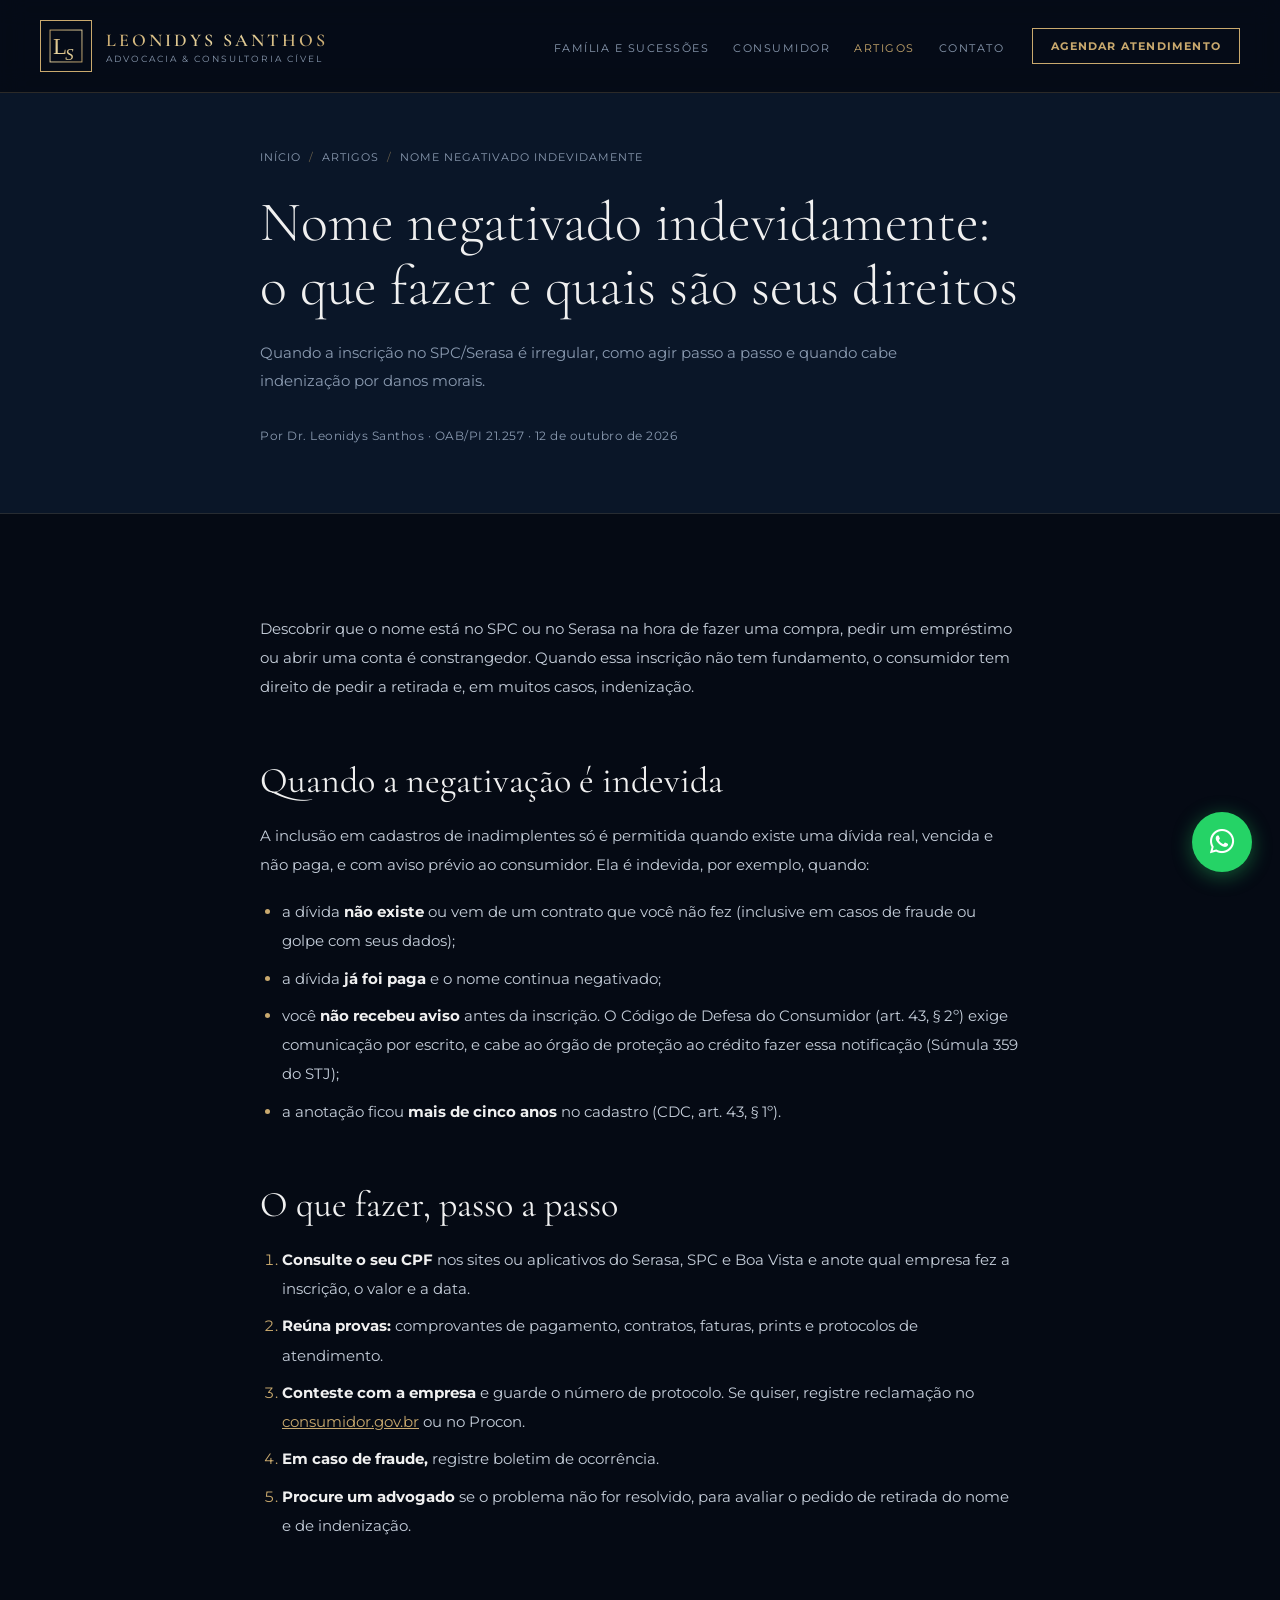
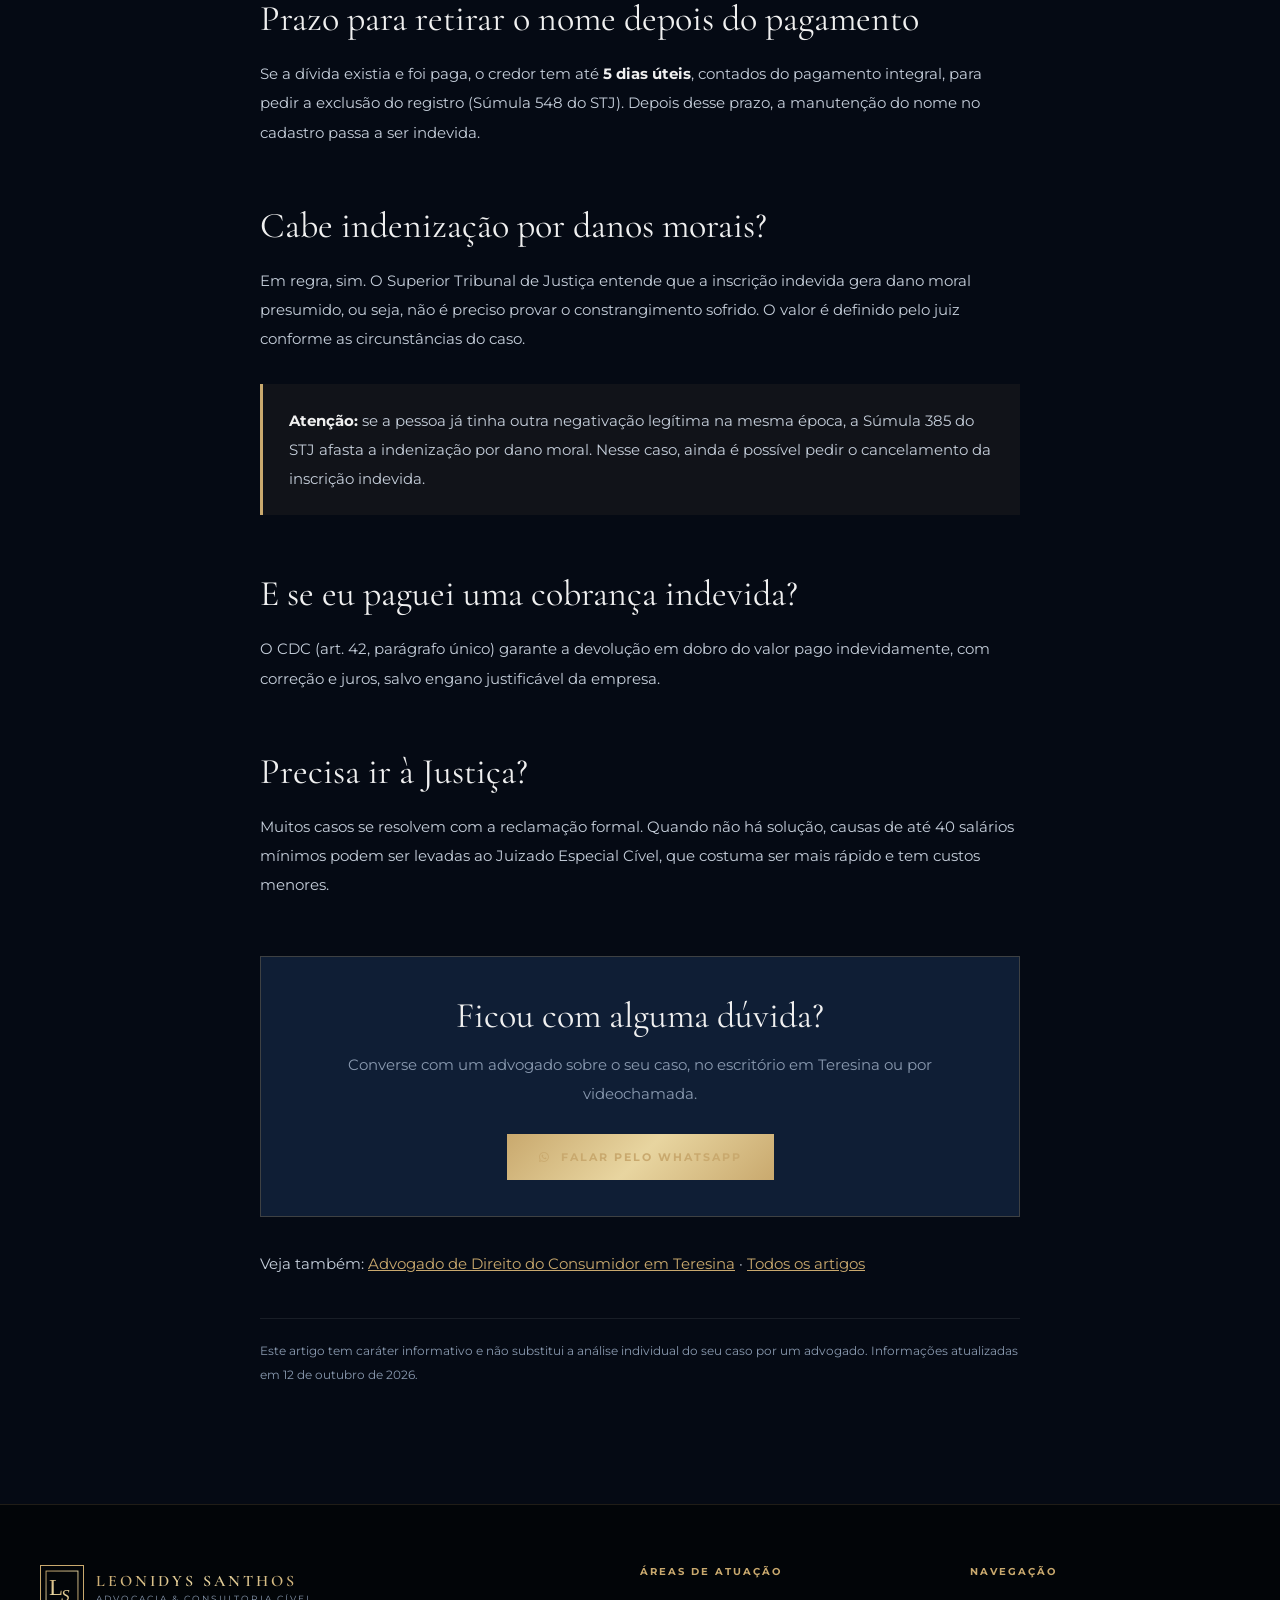
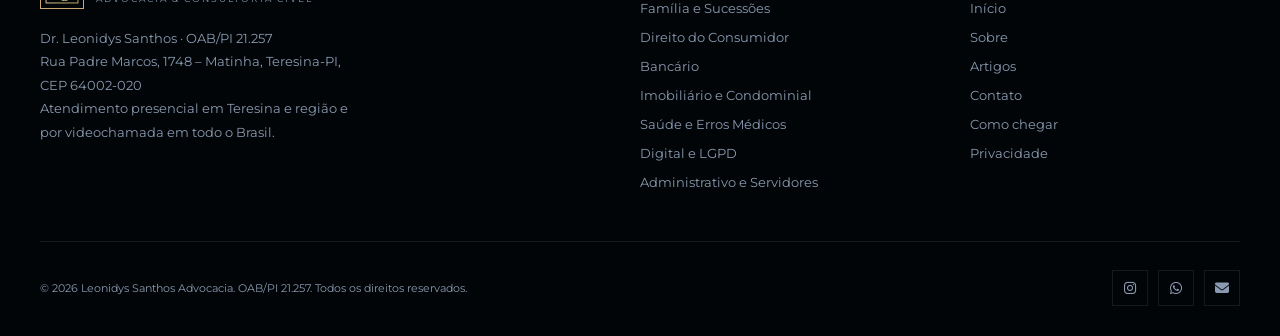
<file: artigos/nome-negativado-indevidamente/index.html>
<!DOCTYPE html>
<html lang="pt-BR">
<head>
    <meta charset="UTF-8">
    <meta name="viewport" content="width=device-width, initial-scale=1.0">
    <title>Nome negativado indevidamente: o que fazer e quais são seus direitos | Leonidys Santhos</title>
    <meta name="description" content="Quando a inscrição no SPC/Serasa é irregular, como agir passo a passo e quando cabe indenização por danos morais.">
    <meta name="robots" content="index, follow">
    <link rel="canonical" href="https://advleonidyssanthos.com.br/artigos/nome-negativado-indevidamente/">
    <meta name="theme-color" content="#050a14">

    <meta property="og:locale" content="pt_BR">
    <meta property="og:type" content="article">
    <meta property="og:site_name" content="Leonidys Santhos Advocacia">
    <meta property="og:title" content="Nome negativado indevidamente: o que fazer e quais são seus direitos | Leonidys Santhos">
    <meta property="og:description" content="Quando a inscrição no SPC/Serasa é irregular, como agir passo a passo e quando cabe indenização por danos morais.">
    <meta property="og:url" content="https://advleonidyssanthos.com.br/artigos/nome-negativado-indevidamente/">
    <meta property="og:image" content="https://advleonidyssanthos.com.br/img/og-leonidys-santhos.jpg">
    <meta property="og:image:width" content="1200">
    <meta property="og:image:height" content="630">
    <meta property="og:image:alt" content="Dr. Leonidys Santhos, advogado em Teresina-PI">
    <meta name="twitter:card" content="summary_large_image">

    <link rel="icon" href="/favicon.ico" sizes="any">
    <link rel="icon" href="/favicon.svg" type="image/svg+xml">
    <link rel="apple-touch-icon" href="/apple-touch-icon.png">

    <link rel="preconnect" href="https://fonts.googleapis.com">
    <link rel="preconnect" href="https://fonts.gstatic.com" crossorigin>
    <link href="https://fonts.googleapis.com/css2?family=Cormorant+Garamond:ital,wght@0,300;0,400;0,600;0,700;1,300;1,400&family=Montserrat:wght@300;400;500;600;700&display=swap" rel="stylesheet">
    <link rel="stylesheet" href="https://cdnjs.cloudflare.com/ajax/libs/font-awesome/6.5.0/css/all.min.css">
    <link rel="stylesheet" href="/assets/site.css">
    <script>document.documentElement.classList.add('js');</script>
<script type="application/ld+json">{"@context": "https://schema.org", "@type": "BreadcrumbList", "itemListElement": [{"@type": "ListItem", "position": 1, "name": "Início", "item": "https://advleonidyssanthos.com.br/"}, {"@type": "ListItem", "position": 2, "name": "Artigos", "item": "https://advleonidyssanthos.com.br/artigos/"}, {"@type": "ListItem", "position": 3, "name": "Nome negativado indevidamente", "item": "https://advleonidyssanthos.com.br/artigos/nome-negativado-indevidamente/"}]}</script>
<script type="application/ld+json">{"@context": "https://schema.org", "@type": "Article", "headline": "Nome negativado indevidamente: o que fazer e quais são seus direitos", "description": "Quando a inscrição no SPC/Serasa é irregular, como agir passo a passo e quando cabe indenização por danos morais.", "datePublished": "2026-10-12", "dateModified": "2026-10-12", "inLanguage": "pt-BR", "mainEntityOfPage": "https://advleonidyssanthos.com.br/artigos/nome-negativado-indevidamente/", "image": "https://advleonidyssanthos.com.br/img/og-leonidys-santhos.jpg", "author": {"@id": "https://advleonidyssanthos.com.br/#advogado", "@type": "Person", "name": "Leonidys Santhos"}, "publisher": {"@id": "https://advleonidyssanthos.com.br/#escritorio"}}</script>
</head>
<body>

<nav class="navbar" id="navbar" aria-label="Principal">
    <a href="/" class="logo" aria-label="Leonidys Santhos Advocacia — página inicial">
        <div class="logo-monogram">
            <svg viewBox="0 0 50 50" fill="none" xmlns="http://www.w3.org/2000/svg" aria-hidden="true">
                <defs>
                    <linearGradient id="g1" x1="0" y1="0" x2="1" y2="1">
                        <stop offset="0%" stop-color="#c9a96e"/>
                        <stop offset="50%" stop-color="#e8d5a0"/>
                        <stop offset="100%" stop-color="#c9a96e"/>
                    </linearGradient>
                </defs>
                <rect x="4" y="4" width="42" height="42" stroke="url(#g1)" stroke-width="1.2"/>
                <text x="8" y="36" font-family="Georgia,serif" font-size="30" fill="url(#g1)" font-weight="400">L</text>
                <text x="24" y="43" font-family="Georgia,serif" font-size="22" fill="url(#g1)" font-style="italic">S</text>
            </svg>
        </div>
        <div class="logo-text">
            <span class="logo-name">LEONIDYS SANTHOS</span>
            <span class="logo-tagline">Advocacia &amp; Consultoria Cível</span>
        </div>
    </a>
    <div class="nav-right">
        <ul class="nav-links"><li><a href="/familia-e-sucessoes/">Família e Sucessões</a></li><li><a href="/direito-do-consumidor/">Consumidor</a></li><li><a href="/artigos/" aria-current="page">Artigos</a></li><li><a href="/#contato">Contato</a></li></ul>
        <a href="https://wa.me/5586999995655?text=Ol%C3%A1%2C%20Dr.%20Leonidys%21%20Vim%20pelo%20site%20e%20gostaria%20de%20agendar%20um%20atendimento." class="nav-cta" target="_blank" rel="noopener" data-origem="menu">Agendar Atendimento</a>
    </div>
</nav>

<main>
<section class="page-hero">
    <div class="container">
        <nav aria-label="Você está em"><ol class="breadcrumb"><li><a href="/">Início</a></li><li><a href="/artigos/">Artigos</a></li><li aria-current="page">Nome negativado indevidamente</li></ol></nav>
        <h1>Nome negativado indevidamente: o que fazer e quais são seus direitos</h1>
        <p class="lead">Quando a inscrição no SPC/Serasa é irregular, como agir passo a passo e quando cabe indenização por danos morais.</p>
        <p class="page-meta">Por Dr. Leonidys Santhos · OAB/PI 21.257 · <time datetime="2026-10-12">12 de outubro de 2026</time></p>
    </div>
</section>

<section class="section">
    <div class="container">
        <article class="prose">
<p>Descobrir que o nome está no SPC ou no Serasa na hora de fazer uma compra, pedir um empréstimo ou abrir uma conta é constrangedor. Quando essa inscrição não tem fundamento, o consumidor tem direito de pedir a retirada e, em muitos casos, indenização.</p>

<h2>Quando a negativação é indevida</h2>
<p>A inclusão em cadastros de inadimplentes só é permitida quando existe uma dívida real, vencida e não paga, e com aviso prévio ao consumidor. Ela é indevida, por exemplo, quando:</p>
<ul>
    <li>a dívida <strong>não existe</strong> ou vem de um contrato que você não fez (inclusive em casos de fraude ou golpe com seus dados);</li>
    <li>a dívida <strong>já foi paga</strong> e o nome continua negativado;</li>
    <li>você <strong>não recebeu aviso</strong> antes da inscrição. O Código de Defesa do Consumidor (art. 43, § 2º) exige comunicação por escrito, e cabe ao órgão de proteção ao crédito fazer essa notificação (Súmula 359 do STJ);</li>
    <li>a anotação ficou <strong>mais de cinco anos</strong> no cadastro (CDC, art. 43, § 1º).</li>
</ul>

<h2>O que fazer, passo a passo</h2>
<ol>
    <li><strong>Consulte o seu CPF</strong> nos sites ou aplicativos do Serasa, SPC e Boa Vista e anote qual empresa fez a inscrição, o valor e a data.</li>
    <li><strong>Reúna provas:</strong> comprovantes de pagamento, contratos, faturas, prints e protocolos de atendimento.</li>
    <li><strong>Conteste com a empresa</strong> e guarde o número de protocolo. Se quiser, registre reclamação no <a href="https://www.consumidor.gov.br" target="_blank" rel="noopener">consumidor.gov.br</a> ou no Procon.</li>
    <li><strong>Em caso de fraude,</strong> registre boletim de ocorrência.</li>
    <li><strong>Procure um advogado</strong> se o problema não for resolvido, para avaliar o pedido de retirada do nome e de indenização.</li>
</ol>

<h2>Prazo para retirar o nome depois do pagamento</h2>
<p>Se a dívida existia e foi paga, o credor tem até <strong>5 dias úteis</strong>, contados do pagamento integral, para pedir a exclusão do registro (Súmula 548 do STJ). Depois desse prazo, a manutenção do nome no cadastro passa a ser indevida.</p>

<h2>Cabe indenização por danos morais?</h2>
<p>Em regra, sim. O Superior Tribunal de Justiça entende que a inscrição indevida gera dano moral presumido, ou seja, não é preciso provar o constrangimento sofrido. O valor é definido pelo juiz conforme as circunstâncias do caso.</p>
<div class="callout"><p><strong>Atenção:</strong> se a pessoa já tinha outra negativação legítima na mesma época, a Súmula 385 do STJ afasta a indenização por dano moral. Nesse caso, ainda é possível pedir o cancelamento da inscrição indevida.</p></div>

<h2>E se eu paguei uma cobrança indevida?</h2>
<p>O CDC (art. 42, parágrafo único) garante a devolução em dobro do valor pago indevidamente, com correção e juros, salvo engano justificável da empresa.</p>

<h2>Precisa ir à Justiça?</h2>
<p>Muitos casos se resolvem com a reclamação formal. Quando não há solução, causas de até 40 salários mínimos podem ser levadas ao Juizado Especial Cível, que costuma ser mais rápido e tem custos menores.</p>

<div class="inline-cta">
    <h2>Ficou com alguma dúvida?</h2>
    <p>Converse com um advogado sobre o seu caso, no escritório em Teresina ou por videochamada.</p>
    <a href="https://wa.me/5586999995655?text=Ol%C3%A1%2C%20Dr.%20Leonidys%21%20Li%20um%20artigo%20no%20site%20e%20gostaria%20de%20conversar%20sobre%20o%20meu%20caso." class="btn-primary" target="_blank" rel="noopener" data-origem="artigo-negativado" style="display:inline-flex"><i class="fab fa-whatsapp"></i> Falar pelo WhatsApp</a>
</div>
<p style="margin-top:32px">Veja também: <a href="/direito-do-consumidor/">Advogado de Direito do Consumidor em Teresina</a> · <a href="/artigos/">Todos os artigos</a></p>
<p class="disclaimer">Este artigo tem caráter informativo e não substitui a análise individual do seu caso por um advogado. Informações atualizadas em 12 de outubro de 2026.</p>
        </article>
    </div>
</section>
</main>

<footer>
    <div class="footer-top">
        <div class="footer-brand">
            <a href="/" class="logo" style="gap:12px" aria-label="Página inicial">
                <div class="logo-monogram" style="width:44px;height:44px">
                    <svg viewBox="0 0 50 50" fill="none" xmlns="http://www.w3.org/2000/svg" aria-hidden="true">
                <defs>
                    <linearGradient id="g2" x1="0" y1="0" x2="1" y2="1">
                        <stop offset="0%" stop-color="#c9a96e"/>
                        <stop offset="50%" stop-color="#e8d5a0"/>
                        <stop offset="100%" stop-color="#c9a96e"/>
                    </linearGradient>
                </defs>
                <rect x="4" y="4" width="42" height="42" stroke="url(#g2)" stroke-width="1.2"/>
                <text x="8" y="36" font-family="Georgia,serif" font-size="30" fill="url(#g2)" font-weight="400">L</text>
                <text x="24" y="43" font-family="Georgia,serif" font-size="22" fill="url(#g2)" font-style="italic">S</text>
            </svg>
                </div>
                <div class="logo-text">
                    <span class="logo-name" style="font-size:16px">LEONIDYS SANTHOS</span>
                    <span class="logo-tagline">Advocacia &amp; Consultoria Cível</span>
                </div>
            </a>
            <p>Dr. Leonidys Santhos · OAB/PI 21.257<br>Rua Padre Marcos, 1748 – Matinha, Teresina-PI, CEP 64002-020<br>Atendimento presencial em Teresina e região e por videochamada em todo o Brasil.</p>
        </div>

        <div class="footer-col">
            <h4>Áreas de Atuação</h4>
            <ul>
                <li><a href="/familia-e-sucessoes/">Família e Sucessões</a></li>
                <li><a href="/direito-do-consumidor/">Direito do Consumidor</a></li>
                <li><a href="/#servicos">Bancário</a></li>
                <li><a href="/#servicos">Imobiliário e Condominial</a></li>
                <li><a href="/#servicos">Saúde e Erros Médicos</a></li>
                <li><a href="/#servicos">Digital e LGPD</a></li>
                <li><a href="/#servicos">Administrativo e Servidores</a></li>
            </ul>
        </div>

        <div class="footer-col">
            <h4>Navegação</h4>
            <ul>
                <li><a href="/">Início</a></li>
                <li><a href="/#sobre">Sobre</a></li>
                <li><a href="/artigos/">Artigos</a></li>
                <li><a href="/#contato">Contato</a></li>
                <li><a href="https://www.google.com/maps/search/?api=1&query=Rua%20Padre%20Marcos%2C%201748%20-%20Matinha%2C%20Teresina%20-%20PI%2C%2064002-020" target="_blank" rel="noopener" data-origem="rodape">Como chegar</a></li>
                <li><a href="/privacidade/">Privacidade</a></li>
            </ul>
        </div>
    </div>

    <div class="footer-bottom">
        <p>&copy; 2026 Leonidys Santhos Advocacia. OAB/PI 21.257. Todos os direitos reservados.</p>
        <div class="socials">
            <a href="https://instagram.com/adv.leonidys.santhos" class="social-a" target="_blank" rel="noopener" aria-label="Instagram" data-origem="rodape"><i class="fab fa-instagram"></i></a>
            <a href="https://wa.me/5586999995655" class="social-a" target="_blank" rel="noopener" aria-label="WhatsApp" data-origem="rodape"><i class="fab fa-whatsapp"></i></a>
            <a href="mailto:adv.leonidys.santhos@gmail.com" class="social-a" aria-label="E-mail" data-origem="rodape"><i class="fas fa-envelope"></i></a>
        </div>
    </div>
</footer>

<div class="wa-float">
    <div class="wa-lbl">Fale agora pelo WhatsApp</div>
    <a href="https://wa.me/5586999995655?text=Ol%C3%A1%2C%20Dr.%20Leonidys%21%20Vim%20pelo%20site%20e%20gostaria%20de%20agendar%20um%20atendimento." class="wa-btn" target="_blank" rel="noopener" data-origem="botao-flutuante" aria-label="Falar pelo WhatsApp"><i class="fab fa-whatsapp"></i></a>
</div>

<script src="/assets/site.js" defer></script>
</body>
</html>
</file>
<file: assets/site.css>
:root {
    --bg-primary: #050a14;
    --bg-secondary: #0a1628;
    --bg-card: #0f1e35;
    --gold: #c9a96e;
    --gold-light: #e8d5a0;
    --gold-gradient: linear-gradient(135deg, #c9a96e, #e8d5a0, #c9a96e);
    --silver: #c8c8c8;
    --blue-accent: #1e4080;
    --blue-light: #2a5cad;
    --text-primary: #f0f0f0;
    --text-muted: #8a9ab0;
    --border: rgba(200,200,200,0.1);
}

*, *::before, *::after { margin: 0; padding: 0; box-sizing: border-box; }
html { scroll-behavior: smooth; }

body {
    font-family: 'Montserrat', sans-serif;
    background-color: var(--bg-primary);
    color: var(--text-primary);
    overflow-x: hidden;
}

/* ── NAVBAR ── */
.navbar {
    position: fixed;
    top: 0; width: 100%; z-index: 1000;
    padding: 20px 40px;
    display: flex;
    justify-content: space-between;
    align-items: center;
    background: rgba(5,10,20,0.85);
    backdrop-filter: blur(12px);
    border-bottom: 1px solid rgba(201,169,110,0.2);
    transition: padding 0.3s ease, background 0.3s ease;
}
.navbar.scrolled { padding: 12px 40px; background: rgba(5,10,20,0.98); }

.logo { display: flex; align-items: center; gap: 14px; text-decoration: none; }
.logo-monogram {
    width: 52px; height: 52px;
    border: 1.5px solid var(--gold);
    display: flex; align-items: center; justify-content: center;
    flex-shrink: 0;
}
.logo-monogram svg { width: 38px; height: 38px; }
.logo-text { display: flex; flex-direction: column; }
.logo-name {
    font-family: 'Cormorant Garamond', serif;
    font-size: 18px; font-weight: 600; letter-spacing: 3px;
    background: var(--gold-gradient);
    -webkit-background-clip: text; -webkit-text-fill-color: transparent; background-clip: text;
}
.logo-tagline { font-size: 9px; letter-spacing: 2px; color: var(--text-muted); text-transform: uppercase; margin-top: 2px; }

.nav-cta {
    background: transparent;
    border: 1px solid var(--gold);
    color: var(--gold);
    padding: 10px 18px;
    font-family: 'Montserrat', sans-serif;
    font-size: 11px; font-weight: 700; letter-spacing: 1.2px;
    text-transform: uppercase; text-decoration: none;
    white-space: nowrap;
    transition: all 0.3s ease;
}
.nav-cta:hover { background: var(--gold); color: var(--bg-primary); }

/* ── HERO ── */
.hero {
    min-height: 100vh;
    display: flex; align-items: center;
    padding: 130px 40px 90px;
    position: relative; overflow: hidden;
}

.geo-svg {
    position: absolute; top: 0; bottom: 0;
    width: 220px; opacity: 0.25; pointer-events: none;
}
.geo-svg.left { left: 0; }
.geo-svg.right { right: 0; }

.hero-content {
    position: relative; z-index: 2;
    max-width: 1200px; margin: 0 auto; width: 100%;
    display: grid; grid-template-columns: 1fr 1fr;
    gap: 80px; align-items: center;
}

.hero-badge {
    display: inline-flex; align-items: center; gap: 10px;
    border: 1px solid rgba(201,169,110,0.4);
    padding: 7px 18px; margin-bottom: 28px;
    font-size: 11px; letter-spacing: 2px; color: var(--gold);
    text-transform: uppercase;
}
.hero-badge::before { content:''; width:6px; height:6px; background:var(--gold); border-radius:50%; }

.hero-title {
    font-family: 'Cormorant Garamond', serif;
    font-size: clamp(36px,5vw,62px); font-weight: 300; line-height: 1.15;
    margin-bottom: 24px;
}
.hero-title em {
    font-style: italic;
    background: var(--gold-gradient);
    -webkit-background-clip: text; -webkit-text-fill-color: transparent; background-clip: text;
}

.hero-sub {
    font-size: 14px; font-weight: 300; line-height: 1.9;
    color: var(--text-muted); max-width: 480px; margin-bottom: 40px;
}

.hero-ctas { display: flex; gap: 16px; flex-wrap: wrap; }

/* ── BUTTONS ── */
.btn-primary {
    display: inline-flex; align-items: center; gap: 10px;
    background: var(--gold-gradient);
    color: #070707; padding: 16px 32px;
    font-family: 'Montserrat', sans-serif;
    font-size: 11px; font-weight: 700; letter-spacing: 2px;
    text-transform: uppercase; text-decoration: none;
    border: none; cursor: pointer;
    transition: transform 0.3s, box-shadow 0.3s;
}
.btn-primary:hover { transform: translateY(-2px); box-shadow: 0 12px 32px rgba(201,169,110,0.35); }

.btn-secondary {
    display: inline-flex; align-items: center; gap: 10px;
    background: transparent; color: var(--text-primary);
    padding: 16px 32px;
    font-family: 'Montserrat', sans-serif;
    font-size: 11px; font-weight: 600; letter-spacing: 2px;
    text-transform: uppercase; text-decoration: none;
    border: 1px solid rgba(200,200,200,0.25);
    transition: all 0.3s ease;
}
.btn-secondary:hover { border-color: var(--gold); color: var(--gold); }

/* ── HERO IMAGE ── */
.hero-image-wrap { position: relative; }
.hero-image-frame { position: relative; padding: 18px; }
.hero-image-frame::before {
    content:''; position:absolute;
    top:0; right:0; width:68%; height:68%;
    border-top: 2px solid var(--gold); border-right: 2px solid var(--gold);
}
.hero-image-frame::after {
    content:''; position:absolute;
    bottom:0; left:0; width:68%; height:68%;
    border-bottom: 2px solid var(--gold); border-left: 2px solid var(--gold);
}
.hero-image {
    width: 100%; height: auto; max-height: 620px;
    object-fit: cover; object-position: center top;
    display: block; position: relative; z-index: 1;
    filter: grayscale(15%) contrast(1.05);
}
.hero-image-badge {
    position: absolute; bottom: 36px; left: -10px;
    background: var(--bg-primary);
    border: 1px solid rgba(201,169,110,0.35);
    padding: 16px 22px; z-index: 3;
}
.hero-image-badge .num {
    font-family: 'Cormorant Garamond', serif;
    font-size: 34px; font-weight: 700; line-height: 1;
    background: var(--gold-gradient);
    -webkit-background-clip: text; -webkit-text-fill-color: transparent; background-clip: text;
}
.hero-image-badge .lbl {
    font-size: 10px; letter-spacing: 1.5px; color: var(--text-muted);
    text-transform: uppercase; margin-top: 4px;
}

/* ── STATS BAR ── */
.stats-bar {
    background: var(--bg-secondary);
    border-top: 1px solid rgba(201,169,110,0.15);
    border-bottom: 1px solid rgba(201,169,110,0.15);
    padding: 48px 40px;
}
.stats-grid {
    max-width: 1200px; margin: 0 auto;
    display: grid; grid-template-columns: repeat(4,1fr); gap: 20px;
}
.stat-item { text-align: center; padding: 20px; border-right: 1px solid var(--border); }
.stat-item:last-child { border-right: none; }
.stat-number {
    font-family: 'Cormorant Garamond', serif;
    font-size: 46px; font-weight: 700; line-height: 1;
    background: var(--gold-gradient);
    -webkit-background-clip: text; -webkit-text-fill-color: transparent; background-clip: text;
}
.stat-label { font-size: 10px; letter-spacing: 1.5px; color: var(--text-muted); text-transform: uppercase; margin-top: 8px; }

/* ── SECTIONS ── */
.section { padding: 100px 40px; }
.container { max-width: 1200px; margin: 0 auto; }

.section-label {
    font-size: 11px; letter-spacing: 3px; color: var(--gold);
    text-transform: uppercase; margin-bottom: 14px;
    display: flex; align-items: center; gap: 12px;
}
.section-label::before { content:''; display:inline-block; width:30px; height:1px; background:var(--gold); }

.section-title {
    font-family: 'Cormorant Garamond', serif;
    font-size: clamp(30px,4vw,50px); font-weight: 300; line-height: 1.2; margin-bottom: 18px;
}
.section-title em {
    font-style: italic;
    background: var(--gold-gradient);
    -webkit-background-clip: text; -webkit-text-fill-color: transparent; background-clip: text;
}
.section-sub {
    font-size: 14px; font-weight: 300; line-height: 1.9;
    color: var(--text-muted); max-width: 600px; margin-bottom: 60px;
}
.gold-divider { width: 60px; height: 2px; background: var(--gold-gradient); margin: 20px 0 36px; }

/* ── PROBLEMS ── */
.problems { background: var(--bg-secondary); }
.problems-grid {
    display: grid; grid-template-columns: repeat(3,1fr); gap: 24px; margin-top: 20px;
}
.problem-card {
    background: var(--bg-card);
    border: 1px solid var(--border);
    border-left: 3px solid var(--gold);
    padding: 32px;
    transition: transform 0.3s, box-shadow 0.3s;
}
.problem-card:hover { transform: translateY(-5px); box-shadow: 0 24px 48px rgba(0,0,0,0.35); }
.prob-icon {
    width: 50px; height: 50px;
    background: rgba(201,169,110,0.1);
    display: flex; align-items: center; justify-content: center;
    font-size: 20px; color: var(--gold); margin-bottom: 20px;
}
.problem-card h3 {
    font-family: 'Cormorant Garamond', serif;
    font-size: 20px; font-weight: 600; margin-bottom: 10px;
}
.problem-card p { font-size: 13px; line-height: 1.75; color: var(--text-muted); }

/* ── SERVICES ── */
.services-grid {
    display: grid; grid-template-columns: repeat(2,1fr); gap: 28px; margin-top: 20px;
}
.service-card {
    background: var(--bg-card);
    border: 1px solid var(--border);
    padding: 40px; position: relative; overflow: hidden;
    transition: transform 0.4s, box-shadow 0.4s, border-color 0.4s;
}
.service-card::before {
    content:''; position:absolute; top:0; left:0; right:0; height:2px;
    background: var(--gold-gradient);
    transform: scaleX(0); transform-origin: left;
    transition: transform 0.4s ease;
}
.service-card:hover::before { transform: scaleX(1); }
.service-card:hover { transform: translateY(-6px); box-shadow: 0 32px 64px rgba(0,0,0,0.4); border-color: rgba(201,169,110,0.25); }

.svc-num {
    font-family: 'Cormorant Garamond', serif;
    font-size: 80px; font-weight: 700;
    color: rgba(201,169,110,0.08); line-height: 1;
    position: absolute; top: 16px; right: 24px; pointer-events: none;
}
.svc-icon {
    width: 58px; height: 58px;
    background: rgba(201,169,110,0.1);
    display: flex; align-items: center; justify-content: center;
    font-size: 22px; color: var(--gold); margin-bottom: 24px;
}
.service-card h3 { font-family: 'Cormorant Garamond', serif; font-size: 26px; font-weight: 600; margin-bottom: 14px; }
.service-card p { font-size: 13px; line-height: 1.85; color: var(--text-muted); margin-bottom: 24px; }
.service-tags { display: flex; flex-wrap: wrap; gap: 8px; }
.tag {
    font-size: 10px; letter-spacing: 1px; color: var(--gold);
    border: 1px solid rgba(201,169,110,0.3);
    padding: 4px 12px; text-transform: uppercase;
}

/* ── ABOUT ── */
.about { background: var(--bg-secondary); }
.about-grid { display: grid; grid-template-columns: 1fr 1fr; gap: 80px; align-items: center; }

.about-image-frame { position: relative; }
.about-image-frame::before {
    content:''; position:absolute;
    top:-22px; left:-22px; width:55%; height:55%;
    border-top: 2px solid var(--gold); border-left: 2px solid var(--gold); z-index:0;
}
.about-image-frame::after {
    content:''; position:absolute;
    bottom:-22px; right:-22px; width:55%; height:55%;
    border-bottom: 2px solid var(--gold); border-right: 2px solid var(--gold); z-index:0;
}
.about-image {
    width: 100%; height: auto; display:block; position:relative; z-index:1;
    object-fit: cover; filter: grayscale(10%);
}
.oab-badge {
    position: absolute; bottom:-32px; right:-32px; z-index:2;
    width: 114px; height: 114px;
    background: var(--gold-gradient);
    display: flex; flex-direction:column; align-items:center; justify-content:center;
    text-align: center;
}
.oab-badge .ob-t { font-size: 10px; font-weight: 700; letter-spacing: 1px; color: #060606; }
.oab-badge .ob-n { font-family: 'Cormorant Garamond', serif; font-size: 22px; font-weight: 700; color: #060606; }
.oab-badge .ob-s { font-size: 8px; letter-spacing: 0.5px; color: #2a2a2a; margin-top: 2px; }

.about-text { padding-left: 20px; }
.about-text h2 {
    font-family: 'Cormorant Garamond', serif;
    font-size: clamp(28px,3.5vw,44px); font-weight: 300; line-height: 1.2; margin-bottom: 24px;
}
.about-text h2 em {
    font-style: italic;
    background: var(--gold-gradient);
    -webkit-background-clip: text; -webkit-text-fill-color: transparent; background-clip: text;
}
.about-text p { font-size: 14px; line-height: 1.9; color: var(--text-muted); margin-bottom: 18px; }

.credentials { display: grid; grid-template-columns: 1fr 1fr; gap: 18px; margin-top: 32px; }
.cred {
    display: flex; align-items: flex-start; gap: 12px;
    padding: 14px 16px;
    background: rgba(201,169,110,0.05);
    border: 1px solid rgba(201,169,110,0.12);
}
.cred i { color: var(--gold); font-size: 16px; margin-top: 2px; flex-shrink:0; }
.cred-txt strong { display:block; font-size: 13px; color: var(--text-primary); margin-bottom: 3px; }
.cred-txt span { font-size: 11px; color: var(--text-muted); }

/* ── PROCESS ── */
.process-grid { display: grid; grid-template-columns: repeat(3,1fr); gap: 40px; margin-top: 60px; position: relative; }
.process-grid::before {
    content:''; position:absolute;
    top: 39px; left: 16.5%; right: 16.5%;
    height: 1px; background: linear-gradient(90deg, transparent, var(--gold), transparent);
}
.process-step { text-align: center; padding: 40px 20px; }
.proc-num {
    width: 78px; height: 78px;
    border: 1px solid var(--gold);
    display: flex; align-items:center; justify-content:center;
    margin: 0 auto 24px;
    font-family: 'Cormorant Garamond', serif;
    font-size: 30px; font-weight: 300;
    background: var(--gold-gradient);
    -webkit-background-clip: text; -webkit-text-fill-color: transparent; background-clip: text;
    position: relative; z-index: 1;
    background-color: var(--bg-primary);
}
.process-step h3 { font-family: 'Cormorant Garamond', serif; font-size: 22px; font-weight: 600; margin-bottom: 12px; }
.process-step p { font-size: 13px; line-height: 1.85; color: var(--text-muted); }

/* ── CTA BAND ── */
.cta-band {
    background: var(--bg-secondary);
    border-top: 1px solid rgba(201,169,110,0.2);
    border-bottom: 1px solid rgba(201,169,110,0.2);
    padding: 100px 40px; text-align: center; position: relative; overflow: hidden;
}
.cta-band::before {
    content:''; position:absolute; inset:0;
    background: radial-gradient(ellipse at center, rgba(201,169,110,0.05) 0%, transparent 70%);
}
.cta-band h2 {
    font-family: 'Cormorant Garamond', serif;
    font-size: clamp(30px,4.5vw,54px); font-weight: 300; line-height: 1.25; margin-bottom: 20px;
    position: relative;
}
.cta-band h2 em {
    font-style: italic;
    background: var(--gold-gradient);
    -webkit-background-clip: text; -webkit-text-fill-color: transparent; background-clip: text;
}
.cta-band p {
    font-size: 14px; line-height: 1.9; color: var(--text-muted);
    max-width: 580px; margin: 0 auto 40px; position: relative;
}

/* ── CONTACT ── */
.contact-grid { display: grid; grid-template-columns: 1fr 1fr; gap: 80px; margin-top: 60px; align-items: start; }

.contact-info h3 { font-family: 'Cormorant Garamond', serif; font-size: 28px; font-weight: 400; margin-bottom: 32px; }
.contact-item {
    display: flex; align-items: flex-start; gap: 16px;
    margin-bottom: 22px; padding-bottom: 22px;
    border-bottom: 1px solid var(--border);
}
.contact-item:last-child { border-bottom: none; }
.ci-icon {
    width: 44px; height: 44px; flex-shrink:0;
    background: rgba(201,169,110,0.1);
    display: flex; align-items:center; justify-content:center;
    color: var(--gold); font-size: 18px;
}
.ci-label { font-size: 10px; letter-spacing: 2px; color: var(--text-muted); text-transform: uppercase; margin-bottom: 4px; }
.ci-value { font-size: 14px; color: var(--text-primary); text-decoration: none; display: block; }
.ci-value:hover { color: var(--gold); }

.contact-form { background: var(--bg-card); border: 1px solid var(--border); padding: 40px; }
.contact-form h3 { font-family: 'Cormorant Garamond', serif; font-size: 24px; font-weight: 400; margin-bottom: 28px; }
.form-group { margin-bottom: 20px; }
.form-group label { display:block; font-size:10px; letter-spacing:2px; color:var(--text-muted); text-transform:uppercase; margin-bottom:8px; }
.form-group input,
.form-group select,
.form-group textarea {
    width:100%; background:rgba(255,255,255,0.04);
    border:1px solid var(--border); color:var(--text-primary);
    padding:14px 16px; font-family:'Montserrat',sans-serif; font-size:13px;
    outline:none; transition:border-color 0.3s;
    -webkit-appearance:none; appearance:none;
}
.form-group input:focus,
.form-group select:focus,
.form-group textarea:focus { border-color: var(--gold); }
.form-group select { background-image: url("data:image/svg+xml,%3Csvg xmlns='http://www.w3.org/2000/svg' width='12' height='8' viewBox='0 0 12 8'%3E%3Cpath d='M1 1l5 5 5-5' stroke='%238a9ab0' stroke-width='1.5' fill='none'/%3E%3C/svg%3E"); background-repeat:no-repeat; background-position:right 16px center; }
.form-group select option { background: #0a1628; }
.form-group textarea { resize:vertical; min-height:100px; }

/* ── FOOTER ── */
footer { background: #020508; border-top:1px solid rgba(201,169,110,0.15); padding:60px 40px 30px; }
.footer-top {
    max-width:1200px; margin:0 auto;
    display:grid; grid-template-columns:2fr 1fr 1fr; gap:60px;
    padding-bottom:40px; border-bottom:1px solid var(--border);
}
.footer-brand p { font-size:13px; line-height:1.8; color:var(--text-muted); margin-top:18px; max-width:320px; }
.footer-col h4 { font-size:10px; letter-spacing:2px; color:var(--gold); text-transform:uppercase; margin-bottom:20px; }
.footer-col ul { list-style:none; }
.footer-col ul li { margin-bottom:10px; }
.footer-col ul li a { font-size:13px; color:var(--text-muted); text-decoration:none; transition:color 0.3s; }
.footer-col ul li a:hover { color:var(--gold); }
.footer-bottom {
    max-width:1200px; margin:0 auto; padding-top:28px;
    display:flex; justify-content:space-between; align-items:center;
    font-size:11px; color:var(--text-muted);
}
.socials { display:flex; gap:10px; }
.social-a {
    width:36px; height:36px;
    border:1px solid var(--border);
    display:flex; align-items:center; justify-content:center;
    color:var(--text-muted); font-size:14px; text-decoration:none;
    transition:all 0.3s;
}
.social-a:hover { border-color:var(--gold); color:var(--gold); }

/* ── WHATSAPP FLOAT ── */
.wa-float { position:fixed; bottom:28px; right:28px; z-index:9999; display:flex; flex-direction:column; align-items:flex-end; gap:10px; }
.wa-lbl {
    background:var(--bg-secondary); border:1px solid var(--border);
    padding:8px 16px; font-size:12px; color:var(--text-primary);
    white-space:nowrap; opacity:0; transform:translateX(10px);
    transition:all 0.3s ease;
}
.wa-float:hover .wa-lbl { opacity:1; transform:translateX(0); }
.wa-btn {
    width:60px; height:60px; background:#25d366; border-radius:50%;
    display:flex; align-items:center; justify-content:center;
    font-size:28px; color:white; text-decoration:none;
    box-shadow:0 4px 20px rgba(37,211,102,0.4);
    transition:transform 0.3s, box-shadow 0.3s;
    animation: waPulse 2.5s infinite;
}
.wa-btn:hover { transform:scale(1.1); box-shadow:0 6px 32px rgba(37,211,102,0.6); }
@keyframes waPulse {
    0%,100% { box-shadow:0 4px 20px rgba(37,211,102,0.4); }
    50% { box-shadow:0 4px 32px rgba(37,211,102,0.75); }
}

/* ── FADE IN ── */
.js .fade-in { opacity:0; transform:translateY(28px); transition:opacity 0.7s ease, transform 0.7s ease; }
.js .fade-in.visible { opacity:1; transform:translateY(0); }
.fade-in:nth-child(2) { transition-delay:0.1s; }
.fade-in:nth-child(3) { transition-delay:0.2s; }
.fade-in:nth-child(4) { transition-delay:0.3s; }
.fade-in:nth-child(5) { transition-delay:0.1s; }
.fade-in:nth-child(6) { transition-delay:0.2s; }

/* ── RESPONSIVE ── */
@media (max-width:1024px) {
    .hero-content, .about-grid, .contact-grid { grid-template-columns:1fr; gap:60px; }
    .services-grid { grid-template-columns:1fr; }
    .problems-grid { grid-template-columns:1fr 1fr; }
    .stats-grid { grid-template-columns:repeat(2,1fr); }
    .footer-top { grid-template-columns:1fr 1fr; }
    .about-text { padding-left:0; }
    .oab-badge { right:0; bottom:-30px; }
}
@media (max-width:768px) {
    .navbar { padding:16px 20px; }
    .nav-cta { padding:10px 12px; font-size:10px; letter-spacing:0.8px; }
    .navbar.scrolled { padding:10px 20px; }
    .logo-name { font-size:14px; }
    .logo-tagline { display:none; }
    .section, .hero { padding:80px 20px; }
    .hero { padding-top:100px; }
    .stats-bar { padding:40px 20px; }
    .problems-grid, .process-grid { grid-template-columns:1fr; }
    .process-grid::before { display:none; }
    .stats-grid { grid-template-columns:repeat(2,1fr); }
    .stat-item { border-right:none; border-bottom:1px solid var(--border); }
    .stat-item:nth-child(even) { border-right:none; }
    .footer-top { grid-template-columns:1fr; gap:36px; }
    .footer-bottom { flex-direction:column; gap:16px; text-align:center; }
    .hero-ctas { flex-direction:column; }
    .btn-primary, .btn-secondary { justify-content:center; width:100%; }
    .contact-grid { grid-template-columns:1fr; gap:48px; }
    .credentials { grid-template-columns:1fr; }
    .cta-band { padding:70px 20px; }
    .geo-svg { display:none; }
}

/* ══════════ ADIÇÕES — upgrade de captação ══════════ */

/* Navegação */
.nav-right { display:flex; align-items:center; gap:28px; }
.nav-links { display:flex; gap:24px; list-style:none; }
.nav-links a { font-size:11px; letter-spacing:1.5px; text-transform:uppercase; color:var(--text-muted); text-decoration:none; transition:color .3s; }
.nav-links a:hover, .nav-links a[aria-current="page"] { color:var(--gold); }
@media (max-width:980px) { .nav-links { display:none; } }

a:focus-visible, button:focus-visible, summary:focus-visible, input:focus-visible, select:focus-visible, textarea:focus-visible { outline:2px solid var(--gold-light); outline-offset:3px; }

/* Barra de informações (substitui os números) */
.stat-number.txt { font-size:30px; }

/* Áreas: destaque + compactas */
.services-featured { display:grid; grid-template-columns:repeat(2,1fr); gap:28px; margin-top:20px; }
.service-card.featured { border-color:rgba(201,169,110,0.3); }
.service-card.featured::before { transform:scaleX(1); }
.svc-link { display:inline-flex; align-items:center; gap:8px; margin-top:24px; font-size:11px; font-weight:700; letter-spacing:1.5px; text-transform:uppercase; color:var(--gold); text-decoration:none; }
.svc-link:hover { color:var(--gold-light); }
.services-more-title { font-family:'Cormorant Garamond',serif; font-size:26px; font-weight:400; margin:70px 0 24px; }
.services-compact { display:grid; grid-template-columns:repeat(3,1fr); gap:20px; }
.svc-mini { background:var(--bg-card); border:1px solid var(--border); padding:26px; }
.svc-mini .svc-icon { width:44px; height:44px; font-size:17px; margin-bottom:16px; }
.svc-mini h3 { font-family:'Cormorant Garamond',serif; font-size:21px; font-weight:600; margin-bottom:8px; }
.svc-mini p { font-size:13px; line-height:1.75; color:var(--text-muted); }

/* Mapa */
.map-wrap { margin-top:60px; border:1px solid var(--border); aspect-ratio:16/7; background:var(--bg-card); }
.map-wrap iframe { width:100%; height:100%; border:0; display:block; filter:grayscale(40%) invert(90%) hue-rotate(180deg) contrast(.9); }

/* Páginas internas */
.page-hero { padding:150px 40px 70px; background:var(--bg-secondary); border-bottom:1px solid rgba(201,169,110,0.15); }
.page-hero .container { max-width:760px; }
.page-hero h1 { font-family:'Cormorant Garamond',serif; font-size:clamp(34px,4.6vw,56px); font-weight:300; line-height:1.15; margin-bottom:20px; }
.page-hero h1 em { font-style:italic; background:var(--gold-gradient); -webkit-background-clip:text; -webkit-text-fill-color:transparent; background-clip:text; }
.page-hero .lead { font-size:15px; line-height:1.9; color:var(--text-muted); max-width:720px; margin-bottom:32px; }
.page-meta { font-size:12px; color:var(--text-muted); letter-spacing:.5px; }
.breadcrumb { list-style:none; display:flex; flex-wrap:wrap; gap:8px; font-size:11px; letter-spacing:1px; text-transform:uppercase; color:var(--text-muted); margin-bottom:26px; }
.breadcrumb li + li::before { content:'/'; margin-right:8px; color:rgba(201,169,110,.5); }
.breadcrumb a { color:var(--text-muted); text-decoration:none; }
.breadcrumb a:hover { color:var(--gold); }

.prose { max-width:760px; margin:0 auto; }
.prose h2 { font-family:'Cormorant Garamond',serif; font-size:clamp(26px,3vw,36px); font-weight:400; line-height:1.25; margin:56px 0 18px; }
.prose h2:first-child { margin-top:0; }
.prose h3 { font-family:'Cormorant Garamond',serif; font-size:23px; font-weight:600; margin:34px 0 12px; }
.prose p, .prose li { font-size:15px; line-height:1.95; color:#c5ceda; }
.prose p { margin-bottom:18px; }
.prose ul, .prose ol { margin:0 0 22px 22px; }
.prose li { margin-bottom:8px; }
.prose li::marker { color:var(--gold); }
.prose strong { color:var(--text-primary); }
.prose a { color:var(--gold); }
.callout { border-left:3px solid var(--gold); background:rgba(201,169,110,.06); padding:22px 26px; margin:30px 0; }
.callout p:last-child { margin-bottom:0; }

.topic-grid { display:grid; grid-template-columns:repeat(2,1fr); gap:20px; margin:26px 0 10px; }
.topic { background:var(--bg-card); border:1px solid var(--border); border-left:3px solid var(--gold); padding:22px 24px; }
.topic h3 { margin:0 0 8px; font-size:21px; }
.topic p { font-size:14px; line-height:1.8; margin:0; color:var(--text-muted); }

.faq { margin-top:20px; }
.faq details { border-bottom:1px solid var(--border); padding:20px 0; }
.faq summary { cursor:pointer; list-style:none; display:flex; justify-content:space-between; gap:20px; font-size:15px; font-weight:500; color:var(--text-primary); }
.faq summary::-webkit-details-marker { display:none; }
.faq summary::after { content:'+'; color:var(--gold); font-size:22px; line-height:1; flex-shrink:0; }
.faq details[open] summary::after { content:'–'; }
.faq details p { margin:14px 0 0; }

.inline-cta { margin:56px 0 0; padding:36px; text-align:center; background:var(--bg-card); border:1px solid rgba(201,169,110,.25); }
.inline-cta h2 { margin:0 0 12px; }
.inline-cta p { color:var(--text-muted); margin-bottom:26px; }

.article-list { display:grid; grid-template-columns:repeat(2,1fr); gap:24px; }
.article-card { display:block; text-decoration:none; color:inherit; background:var(--bg-card); border:1px solid var(--border); padding:30px; transition:transform .3s, border-color .3s; }
.article-card:hover { transform:translateY(-4px); border-color:rgba(201,169,110,.35); }
.article-card .tag { display:inline-block; margin-bottom:16px; }
.article-card h3 { font-family:'Cormorant Garamond',serif; font-size:24px; font-weight:600; line-height:1.3; margin-bottom:10px; }
.article-card p { font-size:13px; line-height:1.8; color:var(--text-muted); }
.disclaimer { font-size:12px !important; color:var(--text-muted) !important; border-top:1px solid var(--border); padding-top:20px; margin-top:40px; }

/* Aviso de cookies */
.cookie-bar { position:fixed; left:20px; bottom:20px; z-index:10000; max-width:420px; background:var(--bg-secondary); border:1px solid rgba(201,169,110,.35); padding:20px 22px; box-shadow:0 20px 50px rgba(0,0,0,.5); }
.cookie-bar p { font-size:12px; line-height:1.7; color:var(--text-muted); margin-bottom:14px; }
.cookie-bar a { color:var(--gold); }
.cookie-actions { display:flex; gap:10px; }
.cookie-actions button { font-family:'Montserrat',sans-serif; font-size:11px; font-weight:700; letter-spacing:1px; text-transform:uppercase; padding:10px 16px; cursor:pointer; border:1px solid var(--gold); }
.cookie-actions .ok { background:var(--gold); color:#070707; }
.cookie-actions .no { background:transparent; color:var(--gold); }

@media (max-width:1024px) {
    .services-featured { grid-template-columns:1fr; }
    .services-compact { grid-template-columns:1fr 1fr; }
}
@media (max-width:768px) {
    .services-compact, .topic-grid, .article-list { grid-template-columns:1fr; }
    .page-hero { padding:120px 20px 50px; }
    .map-wrap { aspect-ratio:4/3; }
    .stat-number.txt { font-size:24px; }
    .cookie-bar { left:12px; right:12px; bottom:100px; max-width:none; }
    .inline-cta { padding:28px 20px; }
}
@media (prefers-reduced-motion: reduce) {
    html { scroll-behavior:auto; }
    .js .fade-in { opacity:1; transform:none; transition:none; }
    .wa-btn { animation:none; }
}
@media (max-width:768px) {
    .hero-image-badge { padding:10px 14px; bottom:26px; left:-6px; }
    .hero-image-badge .num { font-size:24px; }
    .hero-image-badge .lbl { font-size:9px; }
}
</file>
